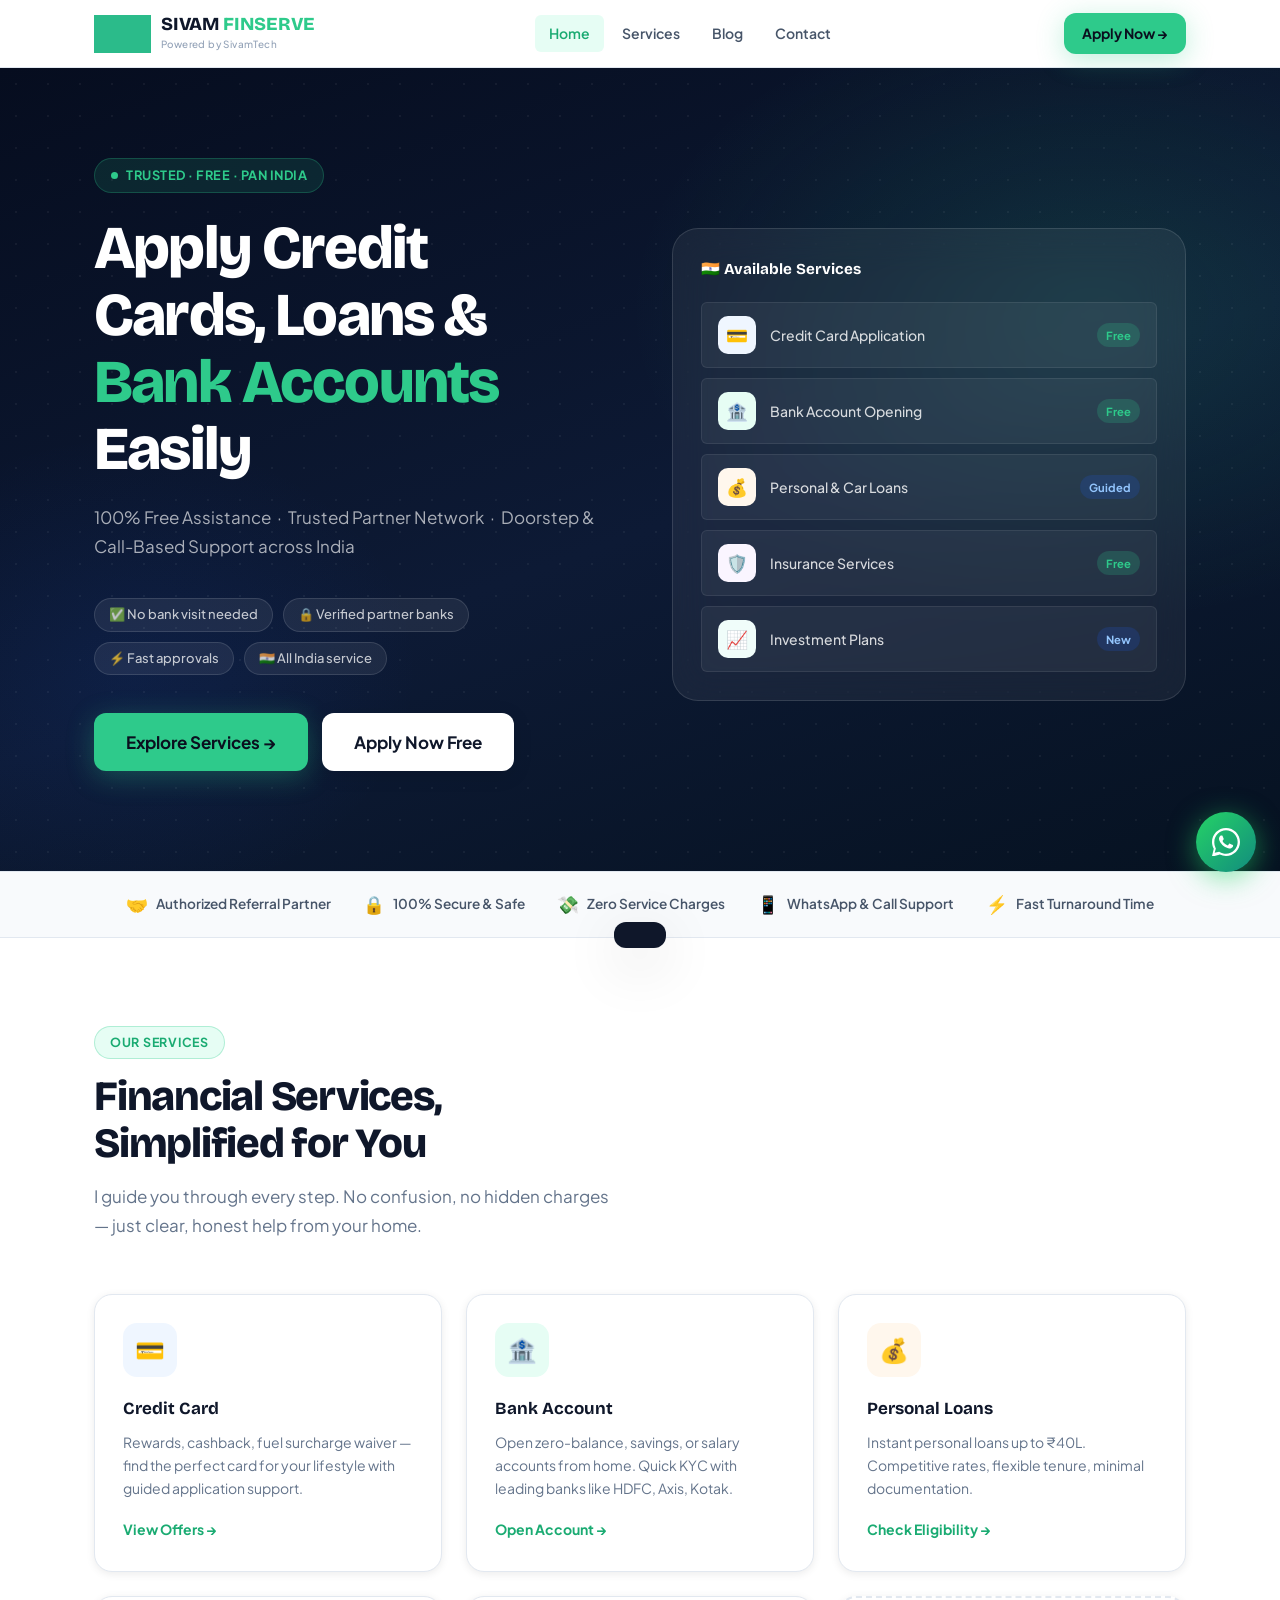
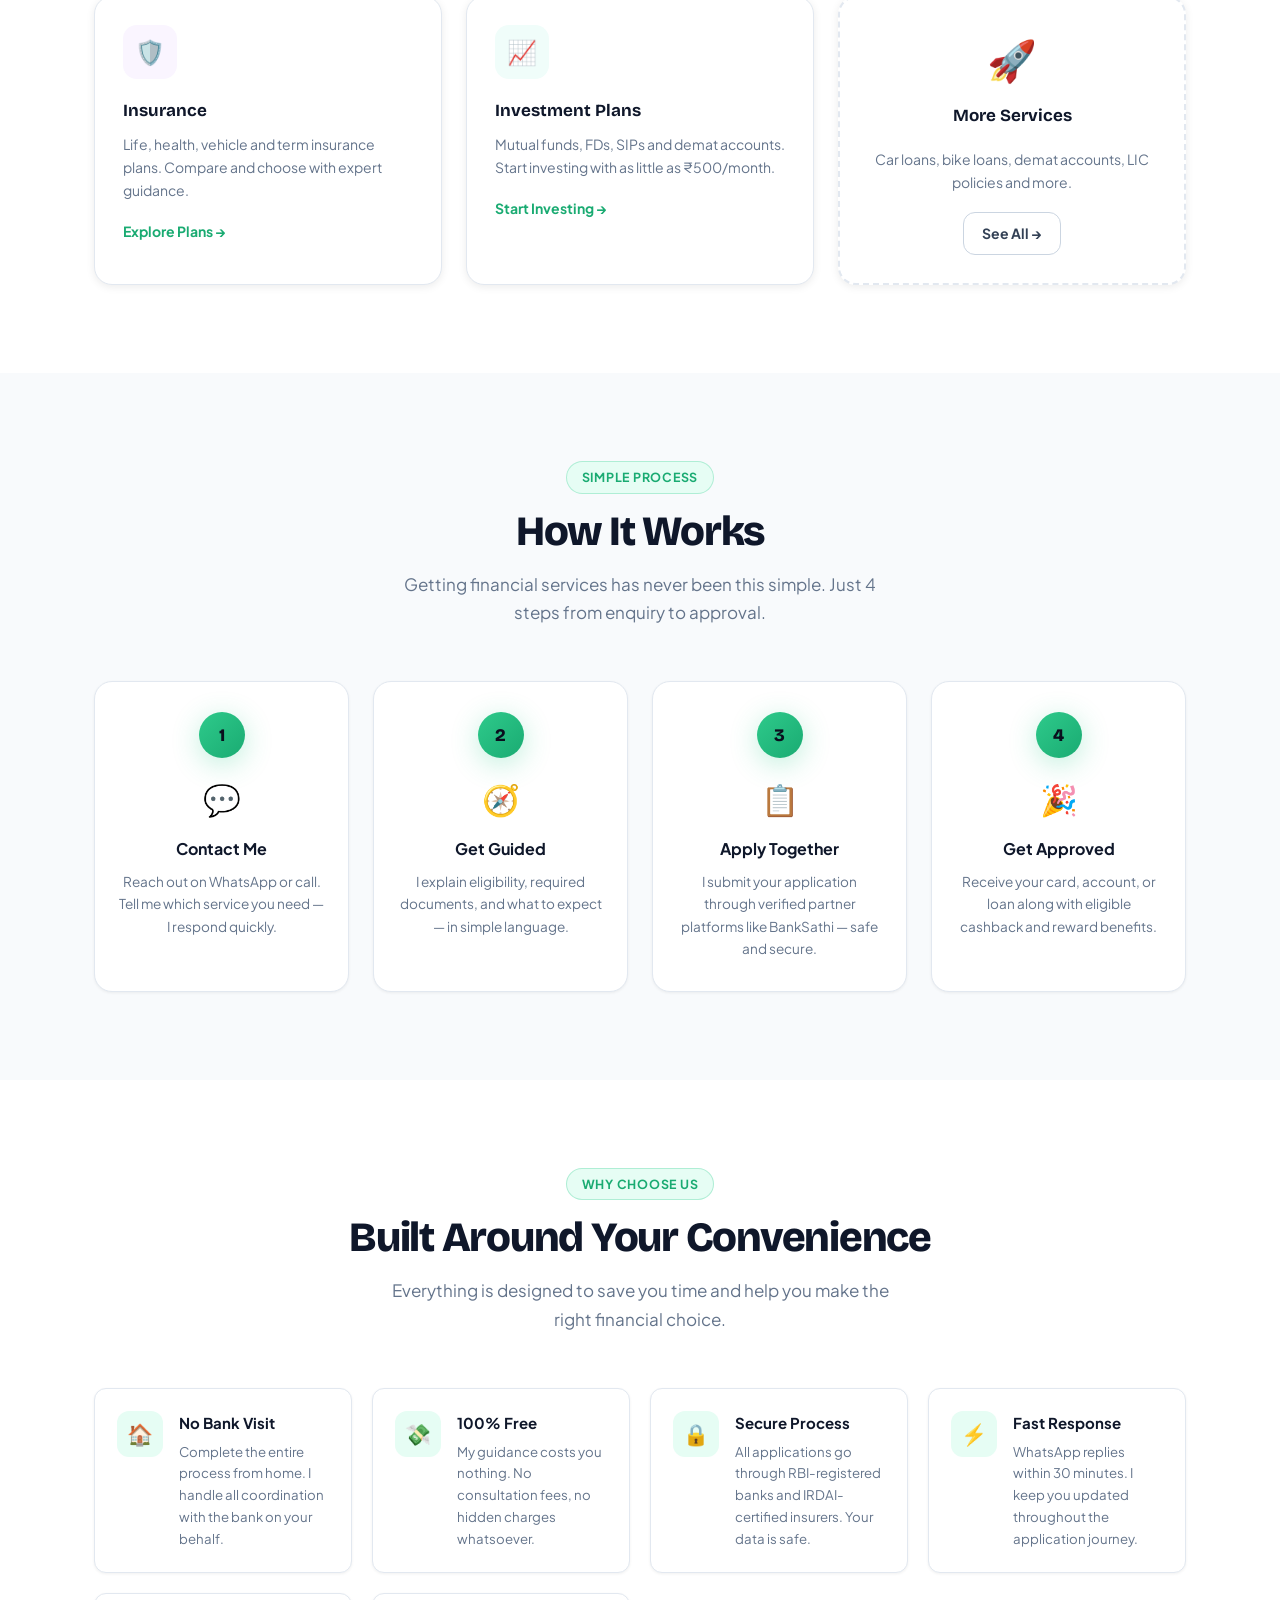
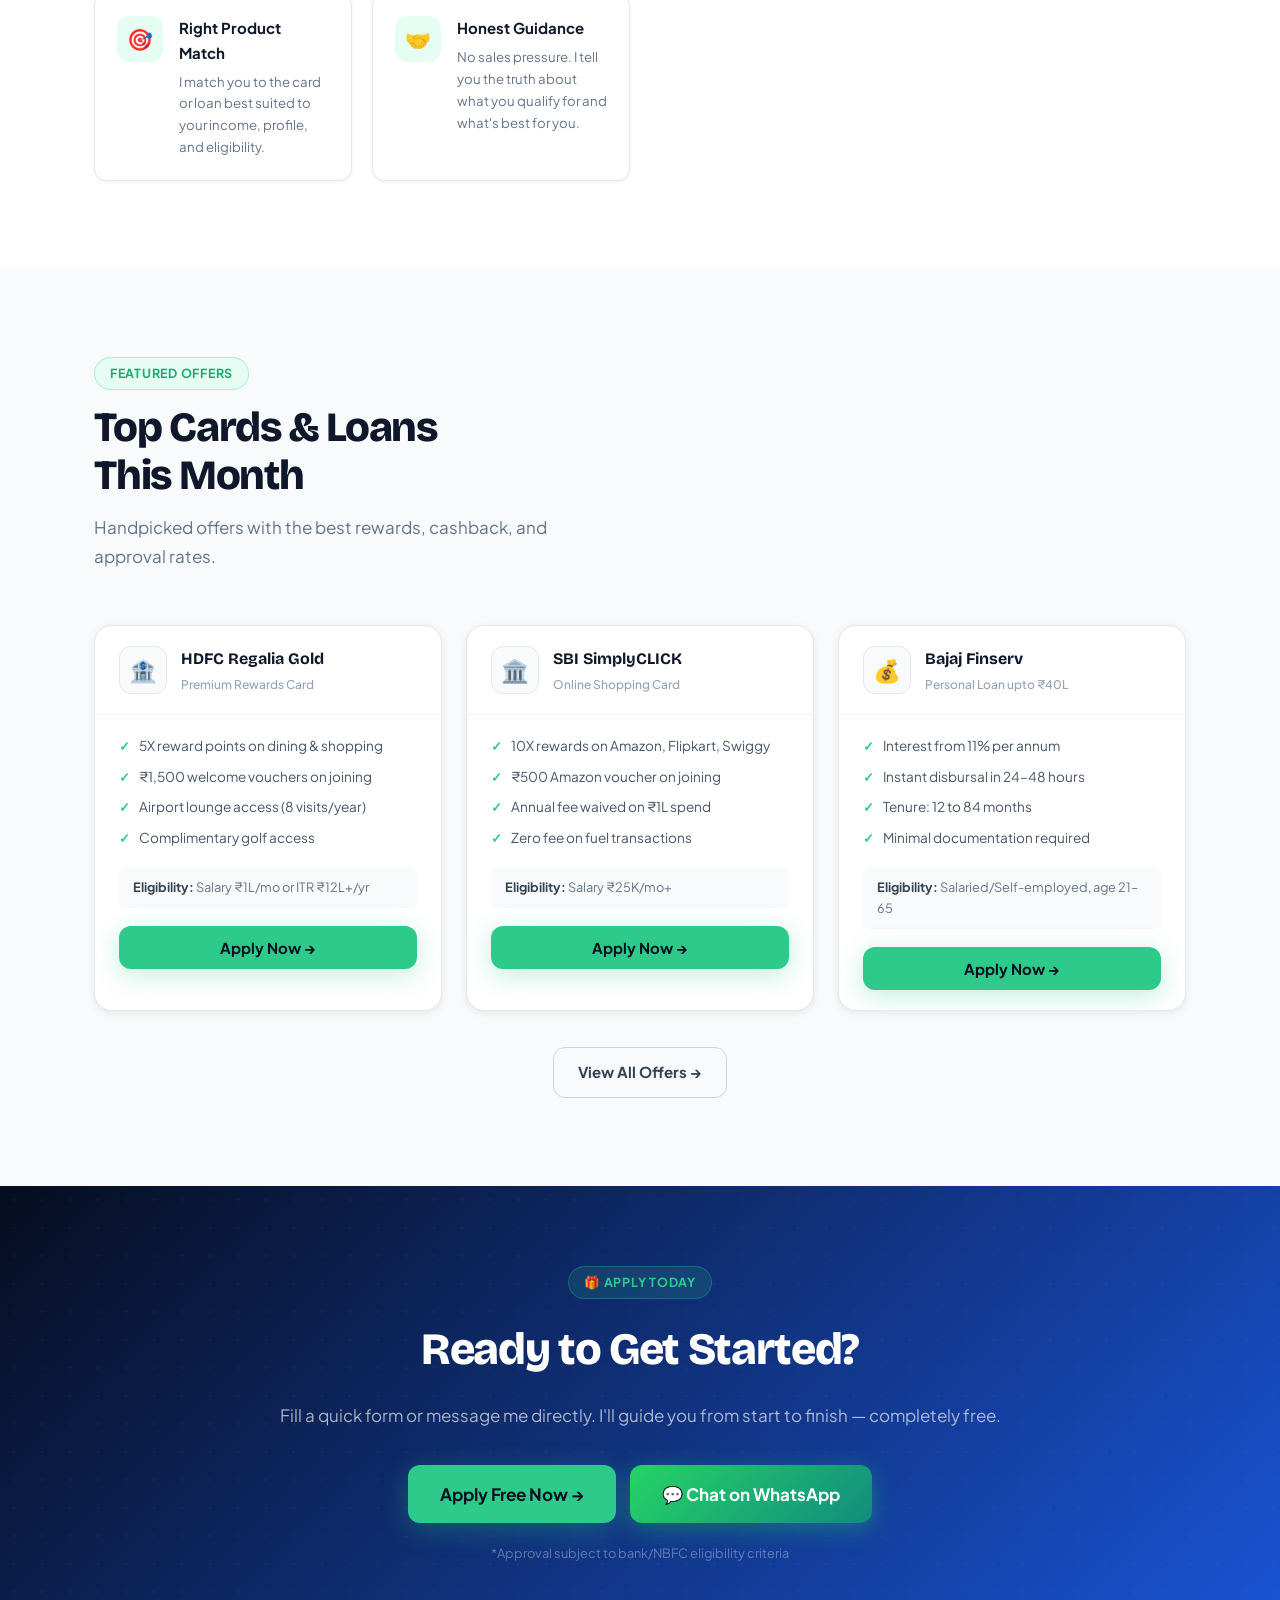
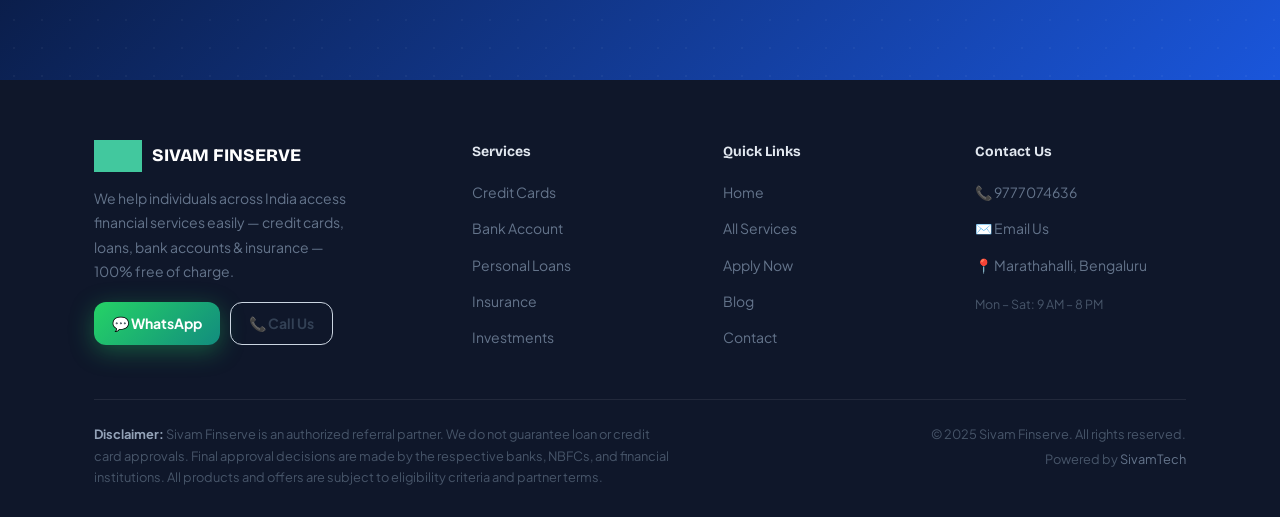
<file: index.html>
<!DOCTYPE html>
<html lang="en">
<head>
  <meta charset="UTF-8" />
  <meta name="viewport" content="width=device-width, initial-scale=1.0"/>
  <meta name="description" content="Sivam Finserve — Apply for credit cards, loans, bank accounts and insurance from home. 100% free assistance across India.">
  <title>Sivam Finserve — Apply Financial Services from Home</title>
  <link rel="stylesheet" href="style.css">
  <link rel="preconnect" href="https://fonts.googleapis.com">
  <link rel="preconnect" href="https://fonts.gstatic.com" crossorigin>
  <link href="https://fonts.googleapis.com/css2?family=Plus+Jakarta+Sans:wght@300;400;500;600;700;800&family=Bricolage+Grotesque:wght@400;500;600;700;800&display=swap" rel="stylesheet">
</head>
<body>

<!-- NAV -->
<div id="nav-placeholder"></div>

<!-- ── HERO ────────────────────────────────── -->
<section class="hero">
  <div class="hero-dots"></div>
  <div class="container hero-inner">
    <div class="hero-text">
      <div class="hero-badge"><div class="badge-dot"></div>Trusted · Free · Pan India</div>
      <h1>Apply Credit Cards, Loans &amp; <span class="accent">Bank Accounts</span> Easily</h1>
      <p class="hero-sub">100% Free Assistance &nbsp;·&nbsp; Trusted Partner Network &nbsp;·&nbsp; Doorstep &amp; Call-Based Support across India</p>
      <div class="hero-pills">
        <div class="hero-pill">✅ No bank visit needed</div>
        <div class="hero-pill">🔒 Verified partner banks</div>
        <div class="hero-pill">⚡ Fast approvals</div>
        <div class="hero-pill">🇮🇳 All India service</div>
      </div>
      <div class="hero-btns">
        <a href="services.html" class="btn btn-primary btn-lg">Explore Services →</a>
        <a href="apply.html" class="btn btn-white btn-lg">Apply Now Free</a>
      </div>
    </div>
    <div class="hero-visual">
      <div class="hero-card">
        <div class="hero-card-title">🇮🇳 Available Services</div>
        <div class="hero-card-rows">
          <a href="credit-card.html" class="hero-card-row">
            <div class="hrow-icon icon-blue">💳</div>
            <div class="hrow-label">Credit Card Application</div>
            <div class="hrow-tag tag-green">Free</div>
          </a>
          <a href="bank-account.html" class="hero-card-row">
            <div class="hrow-icon icon-green">🏦</div>
            <div class="hrow-label">Bank Account Opening</div>
            <div class="hrow-tag tag-green">Free</div>
          </a>
          <a href="loan.html" class="hero-card-row">
            <div class="hrow-icon icon-orange">💰</div>
            <div class="hrow-label">Personal & Car Loans</div>
            <div class="hrow-tag tag-blue">Guided</div>
          </a>
          <a href="insurance.html" class="hero-card-row">
            <div class="hrow-icon icon-purple">🛡️</div>
            <div class="hrow-label">Insurance Services</div>
            <div class="hrow-tag tag-green">Free</div>
          </a>
          <a href="investment.html" class="hero-card-row">
            <div class="hrow-icon icon-teal">📈</div>
            <div class="hrow-label">Investment Plans</div>
            <div class="hrow-tag tag-blue">New</div>
          </a>
        </div>
      </div>
    </div>
  </div>
</section>

<!-- ── TRUST BAR ───────────────────────────── -->
<div class="trust-bar">
  <div class="container trust-bar-inner">
    <div class="trust-item"><span class="trust-item-icon">🤝</span> Authorized Referral Partner</div>
    <div class="trust-item"><span class="trust-item-icon">🔒</span> 100% Secure & Safe</div>
    <div class="trust-item"><span class="trust-item-icon">💸</span> Zero Service Charges</div>
    <div class="trust-item"><span class="trust-item-icon">📱</span> WhatsApp & Call Support</div>
    <div class="trust-item"><span class="trust-item-icon">⚡</span> Fast Turnaround Time</div>
  </div>
</div>

<!-- ── SERVICES PREVIEW ────────────────────── -->
<section class="section">
  <div class="container">
    <div class="section-header fade-up">
      <div class="section-tag">Our Services</div>
      <h2 class="section-title">Financial Services, <br>Simplified for You</h2>
      <p class="section-sub">I guide you through every step. No confusion, no hidden charges — just clear, honest help from your home.</p>
    </div>
    <div class="grid-3">
      <div class="card fade-up">
        <div class="card-icon icon-blue">💳</div>
        <h3>Credit Card</h3>
        <p>Rewards, cashback, fuel surcharge waiver — find the perfect card for your lifestyle with guided application support.</p>
        <a href="credit-card.html" class="card-link">View Offers →</a>
      </div>
      <div class="card fade-up">
        <div class="card-icon icon-green">🏦</div>
        <h3>Bank Account</h3>
        <p>Open zero-balance, savings, or salary accounts from home. Quick KYC with leading banks like HDFC, Axis, Kotak.</p>
        <a href="bank-account.html" class="card-link">Open Account →</a>
      </div>
      <div class="card fade-up">
        <div class="card-icon icon-orange">💰</div>
        <h3>Personal Loans</h3>
        <p>Instant personal loans up to ₹40L. Competitive rates, flexible tenure, minimal documentation.</p>
        <a href="loan.html" class="card-link">Check Eligibility →</a>
      </div>
      <div class="card fade-up">
        <div class="card-icon icon-purple">🛡️</div>
        <h3>Insurance</h3>
        <p>Life, health, vehicle and term insurance plans. Compare and choose with expert guidance.</p>
        <a href="insurance.html" class="card-link">Explore Plans →</a>
      </div>
      <div class="card fade-up">
        <div class="card-icon icon-teal">📈</div>
        <h3>Investment Plans</h3>
        <p>Mutual funds, FDs, SIPs and demat accounts. Start investing with as little as ₹500/month.</p>
        <a href="investment.html" class="card-link">Start Investing →</a>
      </div>
      <div class="card fade-up" style="border:2px dashed var(--gray-200);display:flex;align-items:center;justify-content:center;flex-direction:column;text-align:center;gap:10px;">
        <div style="font-size:2.5rem;">🚀</div>
        <h3>More Services</h3>
        <p>Car loans, bike loans, demat accounts, LIC policies and more.</p>
        <a href="services.html" class="btn btn-outline btn-sm" style="margin-top:8px;">See All →</a>
      </div>
    </div>
  </div>
</section>

<!-- ── HOW IT WORKS ────────────────────────── -->
<section class="section section-alt">
  <div class="container">
    <div class="section-header center fade-up">
      <div class="section-tag">Simple Process</div>
      <h2 class="section-title">How It Works</h2>
      <p class="section-sub">Getting financial services has never been this simple. Just 4 steps from enquiry to approval.</p>
    </div>
    <div class="steps-grid">
      <div class="step-card fade-up">
        <div class="step-num">1</div>
        <div class="step-icon">💬</div>
        <h3>Contact Me</h3>
        <p>Reach out on WhatsApp or call. Tell me which service you need — I respond quickly.</p>
      </div>
      <div class="step-card fade-up">
        <div class="step-num">2</div>
        <div class="step-icon">🧭</div>
        <h3>Get Guided</h3>
        <p>I explain eligibility, required documents, and what to expect — in simple language.</p>
      </div>
      <div class="step-card fade-up">
        <div class="step-num">3</div>
        <div class="step-icon">📋</div>
        <h3>Apply Together</h3>
        <p>I submit your application through verified partner platforms like BankSathi — safe and secure.</p>
      </div>
      <div class="step-card fade-up">
        <div class="step-num">4</div>
        <div class="step-icon">🎉</div>
        <h3>Get Approved</h3>
        <p>Receive your card, account, or loan along with eligible cashback and reward benefits.</p>
      </div>
    </div>
  </div>
</section>

<!-- ── BENEFITS ────────────────────────────── -->
<section class="section">
  <div class="container">
    <div class="section-header center fade-up">
      <div class="section-tag">Why Choose Us</div>
      <h2 class="section-title">Built Around Your Convenience</h2>
      <p class="section-sub">Everything is designed to save you time and help you make the right financial choice.</p>
    </div>
    <div class="benefits-grid">
      <div class="benefit-card fade-up">
        <div class="benefit-icon">🏠</div>
        <div><h4>No Bank Visit</h4><p>Complete the entire process from home. I handle all coordination with the bank on your behalf.</p></div>
      </div>
      <div class="benefit-card fade-up">
        <div class="benefit-icon">💸</div>
        <div><h4>100% Free</h4><p>My guidance costs you nothing. No consultation fees, no hidden charges whatsoever.</p></div>
      </div>
      <div class="benefit-card fade-up">
        <div class="benefit-icon">🔒</div>
        <div><h4>Secure Process</h4><p>All applications go through RBI-registered banks and IRDAI-certified insurers. Your data is safe.</p></div>
      </div>
      <div class="benefit-card fade-up">
        <div class="benefit-icon">⚡</div>
        <div><h4>Fast Response</h4><p>WhatsApp replies within 30 minutes. I keep you updated throughout the application journey.</p></div>
      </div>
      <div class="benefit-card fade-up">
        <div class="benefit-icon">🎯</div>
        <div><h4>Right Product Match</h4><p>I match you to the card or loan best suited to your income, profile, and eligibility.</p></div>
      </div>
      <div class="benefit-card fade-up">
        <div class="benefit-icon">🤝</div>
        <div><h4>Honest Guidance</h4><p>No sales pressure. I tell you the truth about what you qualify for and what's best for you.</p></div>
      </div>
    </div>
  </div>
</section>

<!-- ── FEATURED OFFERS ─────────────────────── -->
<section class="section section-alt">
  <div class="container">
    <div class="section-header fade-up">
      <div class="section-tag">Featured Offers</div>
      <h2 class="section-title">Top Cards & Loans <br>This Month</h2>
      <p class="section-sub">Handpicked offers with the best rewards, cashback, and approval rates.</p>
    </div>
    <div class="grid-3">
      <!-- HDFC Card -->
      <div class="offer-card fade-up">
        <div class="offer-card-head">
          <div class="offer-bank-logo">🏦</div>
          <div>
            <div class="offer-bank-name">HDFC Regalia Gold</div>
            <div class="offer-card-type">Premium Rewards Card</div>
          </div>
        </div>
        <div class="offer-card-body">
          <div class="offer-benefits">
            <div class="offer-benefit">5X reward points on dining & shopping</div>
            <div class="offer-benefit">₹1,500 welcome vouchers on joining</div>
            <div class="offer-benefit">Airport lounge access (8 visits/year)</div>
            <div class="offer-benefit">Complimentary golf access</div>
          </div>
          <div class="offer-eligibility"><strong>Eligibility:</strong> Salary ₹1L/mo or ITR ₹12L+/yr</div>
          <button class="btn btn-primary btn-full" onclick="applyNow('HDFC Regalia Gold Credit Card')">Apply Now →</button>
        </div>
      </div>
      <!-- SBI Card -->
      <div class="offer-card fade-up">
        <div class="offer-card-head">
          <div class="offer-bank-logo">🏛️</div>
          <div>
            <div class="offer-bank-name">SBI SimplyCLICK</div>
            <div class="offer-card-type">Online Shopping Card</div>
          </div>
        </div>
        <div class="offer-card-body">
          <div class="offer-benefits">
            <div class="offer-benefit">10X rewards on Amazon, Flipkart, Swiggy</div>
            <div class="offer-benefit">₹500 Amazon voucher on joining</div>
            <div class="offer-benefit">Annual fee waived on ₹1L spend</div>
            <div class="offer-benefit">Zero fee on fuel transactions</div>
          </div>
          <div class="offer-eligibility"><strong>Eligibility:</strong> Salary ₹25K/mo+</div>
          <button class="btn btn-primary btn-full" onclick="applyNow('SBI SimplyCLICK Credit Card')">Apply Now →</button>
        </div>
      </div>
      <!-- Personal Loan -->
      <div class="offer-card fade-up">
        <div class="offer-card-head">
          <div class="offer-bank-logo">💰</div>
          <div>
            <div class="offer-bank-name">Bajaj Finserv</div>
            <div class="offer-card-type">Personal Loan upto ₹40L</div>
          </div>
        </div>
        <div class="offer-card-body">
          <div class="offer-benefits">
            <div class="offer-benefit">Interest from 11% per annum</div>
            <div class="offer-benefit">Instant disbursal in 24–48 hours</div>
            <div class="offer-benefit">Tenure: 12 to 84 months</div>
            <div class="offer-benefit">Minimal documentation required</div>
          </div>
          <div class="offer-eligibility"><strong>Eligibility:</strong> Salaried/Self-employed, age 21–65</div>
          <button class="btn btn-primary btn-full" onclick="applyNow('Bajaj Finserv Personal Loan')">Apply Now →</button>
        </div>
      </div>
    </div>
    <div style="text-align:center;margin-top:36px;">
      <a href="services.html" class="btn btn-outline">View All Offers →</a>
    </div>
  </div>
</section>

<!-- ── CTA ─────────────────────────────────── -->
<section class="cta-section">
  <div class="container">
    <div class="section-tag" style="background:rgba(46,202,139,.15);color:var(--brand-green);">🎁 Apply Today</div>
    <h2>Ready to Get Started?</h2>
    <p>Fill a quick form or message me directly. I'll guide you from start to finish — completely free.</p>
    <div class="cta-btns">
      <a href="apply.html" class="btn btn-primary btn-lg">Apply Free Now →</a>
      <a href="https://wa.me/919777074636?text=Hi%20Sivam%20Finserve!%20I%20want%20to%20apply%20for%20a%20financial%20service." target="_blank" class="btn btn-wa btn-lg">💬 Chat on WhatsApp</a>
    </div>
    <p style="color:rgba(255,255,255,.35);font-size:.8rem;margin-top:20px;">*Approval subject to bank/NBFC eligibility criteria</p>
  </div>
</section>

<!-- FOOTER -->
<div id="footer-placeholder"></div>

<script src="components.js"></script>
<script src="script.js"></script>
</body>
</html>
</file>
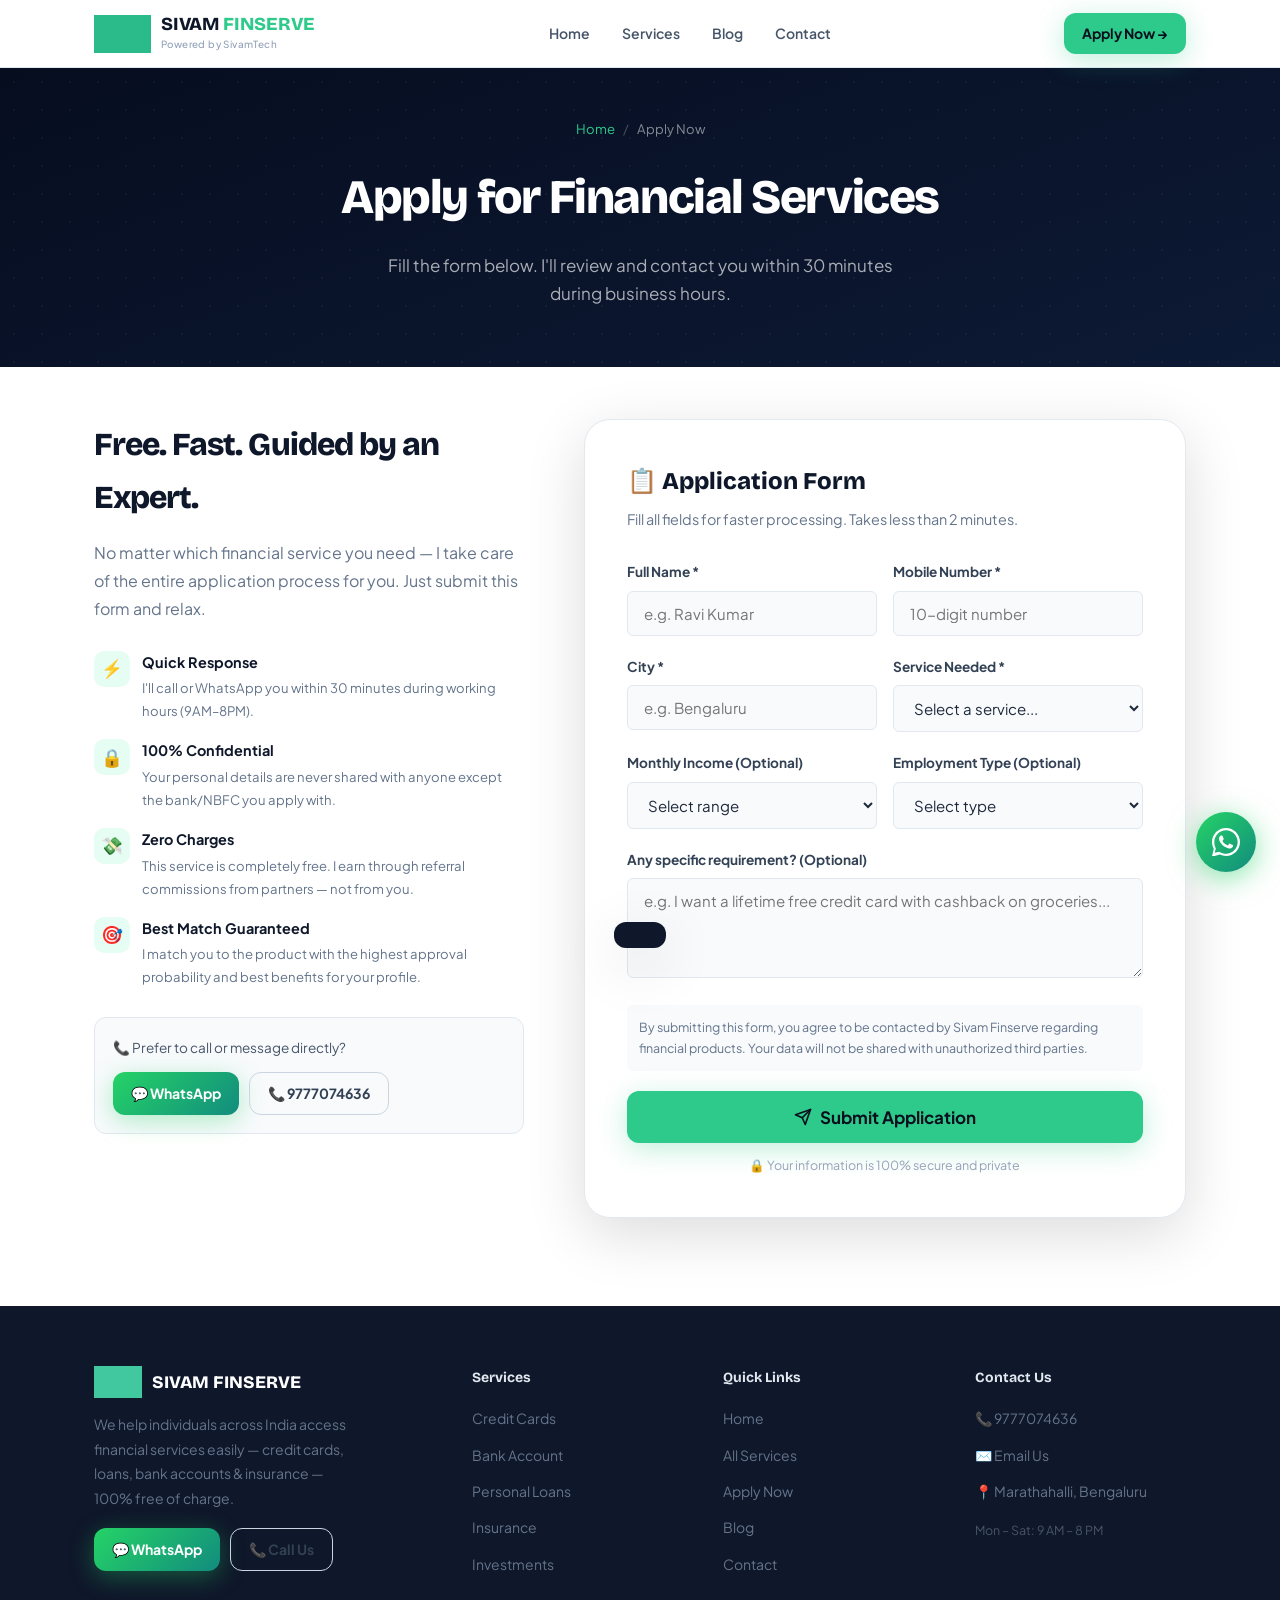
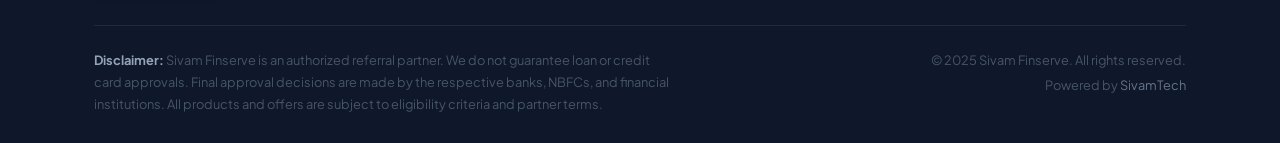
<file: apply.html>
<!DOCTYPE html>
<html lang="en">
<head>
  <meta charset="UTF-8"/>
  <meta name="viewport" content="width=device-width, initial-scale=1.0"/>
  <title>Apply Now — Sivam Finserve</title>
  <link rel="stylesheet" href="style.css">
  <link href="https://fonts.googleapis.com/css2?family=Plus+Jakarta+Sans:wght@300;400;500;600;700;800&family=Bricolage+Grotesque:wght@400;500;600;700;800&display=swap" rel="stylesheet">
  <style>
    .apply-wrap {
      display: grid; grid-template-columns: 1fr 1.4fr; gap: 60px; align-items: start;
    }
    .apply-info { position: sticky; top: 88px; }
    .apply-info h2 {
      font-family: var(--font-display); font-size: 2rem; font-weight: 800;
      color: var(--gray-900); margin-bottom: 14px; letter-spacing: -.03em;
    }
    .apply-info p { font-size: 1rem; color: var(--gray-500); line-height: 1.75; margin-bottom: 28px; }
    .apply-feature {
      display: flex; gap: 12px; align-items: flex-start;
      margin-bottom: 16px;
    }
    .apply-feature-icon {
      width: 36px; height: 36px; border-radius: 10px;
      background: var(--brand-green-l); display: flex; align-items: center;
      justify-content: center; font-size: 1.1rem; flex-shrink: 0;
    }
    .apply-feature-text h4 { font-size: .9rem; font-weight: 700; color: var(--gray-900); margin-bottom: 3px; }
    .apply-feature-text p { font-size: .82rem; color: var(--gray-500); margin: 0; }
    .apply-contact {
      margin-top: 28px; padding: 18px; border-radius: var(--r-md);
      background: var(--gray-50); border: 1px solid var(--gray-200);
    }
    .apply-contact p { font-size: .85rem; color: var(--gray-600); margin: 0 0 12px; }
    .processing-overlay {
      display: none; position: fixed; inset: 0;
      background: rgba(0,0,0,.6); backdrop-filter: blur(8px);
      z-index: 10001; align-items: center; justify-content: center;
      flex-direction: column; gap: 20px;
    }
    .processing-overlay.show { display: flex; }
    .proc-spinner {
      width: 56px; height: 56px; border: 4px solid rgba(255,255,255,.2);
      border-top: 4px solid var(--brand-green); border-radius: 50%;
      animation: spin .8s linear infinite;
    }
    @keyframes spin { to { transform: rotate(360deg); } }
    .proc-text {
      color: white; font-family: var(--font-display); font-size: 1.2rem;
      font-weight: 700; text-align: center;
    }
    .proc-sub { color: rgba(255,255,255,.6); font-size: .875rem; text-align: center; }
    @media(max-width:768px) { .apply-wrap { grid-template-columns: 1fr; } .apply-info { position: static; } }
  </style>
</head>
<body>
<div id="nav-placeholder"></div>

<section class="page-hero" style="padding:50px 0 60px;">
  <div class="container">
    <div class="breadcrumb"><a href="index.html">Home</a><span>/</span>Apply Now</div>
    <h1>Apply for Financial Services</h1>
    <p>Fill the form below. I'll review and contact you within 30 minutes during business hours.</p>
  </div>
</section>

<section class="section" style="padding-top:52px;">
  <div class="container">
    <div class="apply-wrap">

      <!-- LEFT INFO -->
      <div class="apply-info fade-up">
        <h2>Free. Fast. Guided by an Expert.</h2>
        <p>No matter which financial service you need — I take care of the entire application process for you. Just submit this form and relax.</p>

        <div class="apply-feature">
          <div class="apply-feature-icon">⚡</div>
          <div class="apply-feature-text"><h4>Quick Response</h4><p>I'll call or WhatsApp you within 30 minutes during working hours (9AM–8PM).</p></div>
        </div>
        <div class="apply-feature">
          <div class="apply-feature-icon">🔒</div>
          <div class="apply-feature-text"><h4>100% Confidential</h4><p>Your personal details are never shared with anyone except the bank/NBFC you apply with.</p></div>
        </div>
        <div class="apply-feature">
          <div class="apply-feature-icon">💸</div>
          <div class="apply-feature-text"><h4>Zero Charges</h4><p>This service is completely free. I earn through referral commissions from partners — not from you.</p></div>
        </div>
        <div class="apply-feature">
          <div class="apply-feature-icon">🎯</div>
          <div class="apply-feature-text"><h4>Best Match Guaranteed</h4><p>I match you to the product with the highest approval probability and best benefits for your profile.</p></div>
        </div>

        <div class="apply-contact">
          <p>📞 Prefer to call or message directly?</p>
          <div style="display:flex;gap:10px;flex-wrap:wrap;">
            <a href="https://wa.me/919777074636?text=Hi!%20I%20want%20to%20apply%20for%20a%20financial%20service." target="_blank" class="btn btn-wa btn-sm">💬 WhatsApp</a>
            <a href="tel:9777074636" class="btn btn-outline btn-sm">📞 9777074636</a>
          </div>
        </div>
      </div>

      <!-- FORM -->
      <div class="fade-up">
        <div class="form-card">
          <div class="form-title">📋 Application Form</div>
          <div class="form-sub">Fill all fields for faster processing. Takes less than 2 minutes.</div>

          <form id="applyForm" autocomplete="on">
            <div class="form-row">
              <div class="form-group">
                <label for="name">Full Name *</label>
                <input type="text" id="name" name="name" placeholder="e.g. Ravi Kumar" required/>
              </div>
              <div class="form-group">
                <label for="phone">Mobile Number *</label>
                <input type="tel" id="phone" name="phone" placeholder="10-digit number" maxlength="10" required/>
              </div>
            </div>
            <div class="form-row">
              <div class="form-group">
                <label for="city">City *</label>
                <input type="text" id="city" name="city" placeholder="e.g. Bengaluru" required/>
              </div>
              <div class="form-group">
                <label for="service">Service Needed *</label>
                <select id="service" name="service" required>
                  <option value="">Select a service...</option>
                  <optgroup label="Cards & Accounts">
                    <option value="Credit Card">Credit Card</option>
                    <option value="Bank Account Opening">Bank Account Opening</option>
                    <option value="Demat Account">Demat Account</option>
                  </optgroup>
                  <optgroup label="Loans">
                    <option value="Personal Loan">Personal Loan</option>
                    <option value="Car Loan">Car Loan</option>
                    <option value="Bike Loan">Bike Loan</option>
                  </optgroup>
                  <optgroup label="Insurance">
                    <option value="Health Insurance">Health Insurance</option>
                    <option value="Life Insurance / LIC">Life Insurance / LIC</option>
                    <option value="Vehicle Insurance">Vehicle Insurance</option>
                  </optgroup>
                  <optgroup label="Investment">
                    <option value="Mutual Fund / SIP">Mutual Fund / SIP</option>
                    <option value="Fixed Deposit">Fixed Deposit</option>
                    <option value="Investment Plans">Investment Plans</option>
                  </optgroup>
                  <option value="Not Sure - Need Guidance">Not Sure — Need Guidance</option>
                </select>
              </div>
            </div>
            <div class="form-row">
              <div class="form-group">
                <label for="income">Monthly Income (Optional)</label>
                <select id="income" name="income">
                  <option value="">Select range</option>
                  <option>Below ₹15,000</option>
                  <option>₹15,000 – ₹30,000</option>
                  <option>₹30,000 – ₹60,000</option>
                  <option>₹60,000 – ₹1,00,000</option>
                  <option>Above ₹1,00,000</option>
                </select>
              </div>
              <div class="form-group">
                <label for="job_type">Employment Type (Optional)</label>
                <select id="job_type" name="job_type">
                  <option value="">Select type</option>
                  <option>Salaried — Private</option>
                  <option>Salaried — Government</option>
                  <option>Self-Employed / Business</option>
                  <option>Freelancer / Gig Worker</option>
                  <option>Student</option>
                  <option>Retired</option>
                  <option>Other</option>
                </select>
              </div>
            </div>
            <div class="form-group">
              <label for="message">Any specific requirement? (Optional)</label>
              <textarea id="message" name="message" placeholder="e.g. I want a lifetime free credit card with cashback on groceries..."></textarea>
            </div>

            <!-- Consent -->
            <div style="font-size:.78rem;color:var(--gray-500);margin-bottom:20px;padding:12px;background:var(--gray-50);border-radius:var(--r-sm);">
              By submitting this form, you agree to be contacted by Sivam Finserve regarding financial products. Your data will not be shared with unauthorized third parties.
            </div>

            <button type="submit" class="btn btn-primary btn-full btn-lg">
              <svg width="18" height="18" viewBox="0 0 24 24" fill="none" stroke="currentColor" stroke-width="2.2" stroke-linecap="round" stroke-linejoin="round"><line x1="22" y1="2" x2="11" y2="13"/><polygon points="22 2 15 22 11 13 2 9 22 2"/></svg>
              Submit Application
            </button>
            <p style="font-size:.78rem;color:var(--gray-400);text-align:center;margin-top:12px;">🔒 Your information is 100% secure and private</p>
          </form>
        </div>
      </div>
    </div>
  </div>
</section>

<!-- PROCESSING OVERLAY -->
<div class="processing-overlay" id="processingOverlay">
  <div class="proc-spinner"></div>
  <div class="proc-text">Processing your request...</div>
  <div class="proc-sub">Connecting to our partner network. Please wait.</div>
</div>

<div id="footer-placeholder"></div>
<script src="components.js"></script>
<script src="script.js"></script>
<script>
  // Override apply form to show overlay
  document.addEventListener('DOMContentLoaded', () => {
    const form = document.getElementById('applyForm');
    if (!form) return;
    form.addEventListener('submit', (e) => {
      e.preventDefault();
      const data = Object.fromEntries(new FormData(form));
      if (!data.name || !data.phone || !data.service) {
        showToast('⚠️ Please fill all required fields.');
        return;
      }
      // Save lead
      const leads = JSON.parse(localStorage.getItem('sf_leads') || '[]');
      leads.push({ ...data, source: 'apply_form', timestamp: new Date().toISOString() });
      localStorage.setItem('sf_leads', JSON.stringify(leads));

      // Show overlay
      document.getElementById('processingOverlay').classList.add('show');

      // WhatsApp message
      const msg = `Hi Sivam Finserve! 🙏\n\nNew Application:\n*Name:* ${data.name}\n*Phone:* ${data.phone}\n*City:* ${data.city}\n*Service:* ${data.service}\n*Income:* ${data.income || 'Not specified'}\n*Job:* ${data.job_type || 'Not specified'}\n*Note:* ${data.message || 'None'}`;
      const waUrl = `https://wa.me/919777074636?text=${encodeURIComponent(msg)}`;

      setTimeout(() => {
        document.getElementById('processingOverlay').classList.remove('show');
        window.open(waUrl, '_blank');
        window.open('https://app.banksathi.com/', '_blank'); // Replace with your referral link
        showToast('✅ Application submitted! We will contact you within 30 minutes.');
        form.reset();
      }, 2000);
    });
  });
</script>
</body>
</html>
</file>
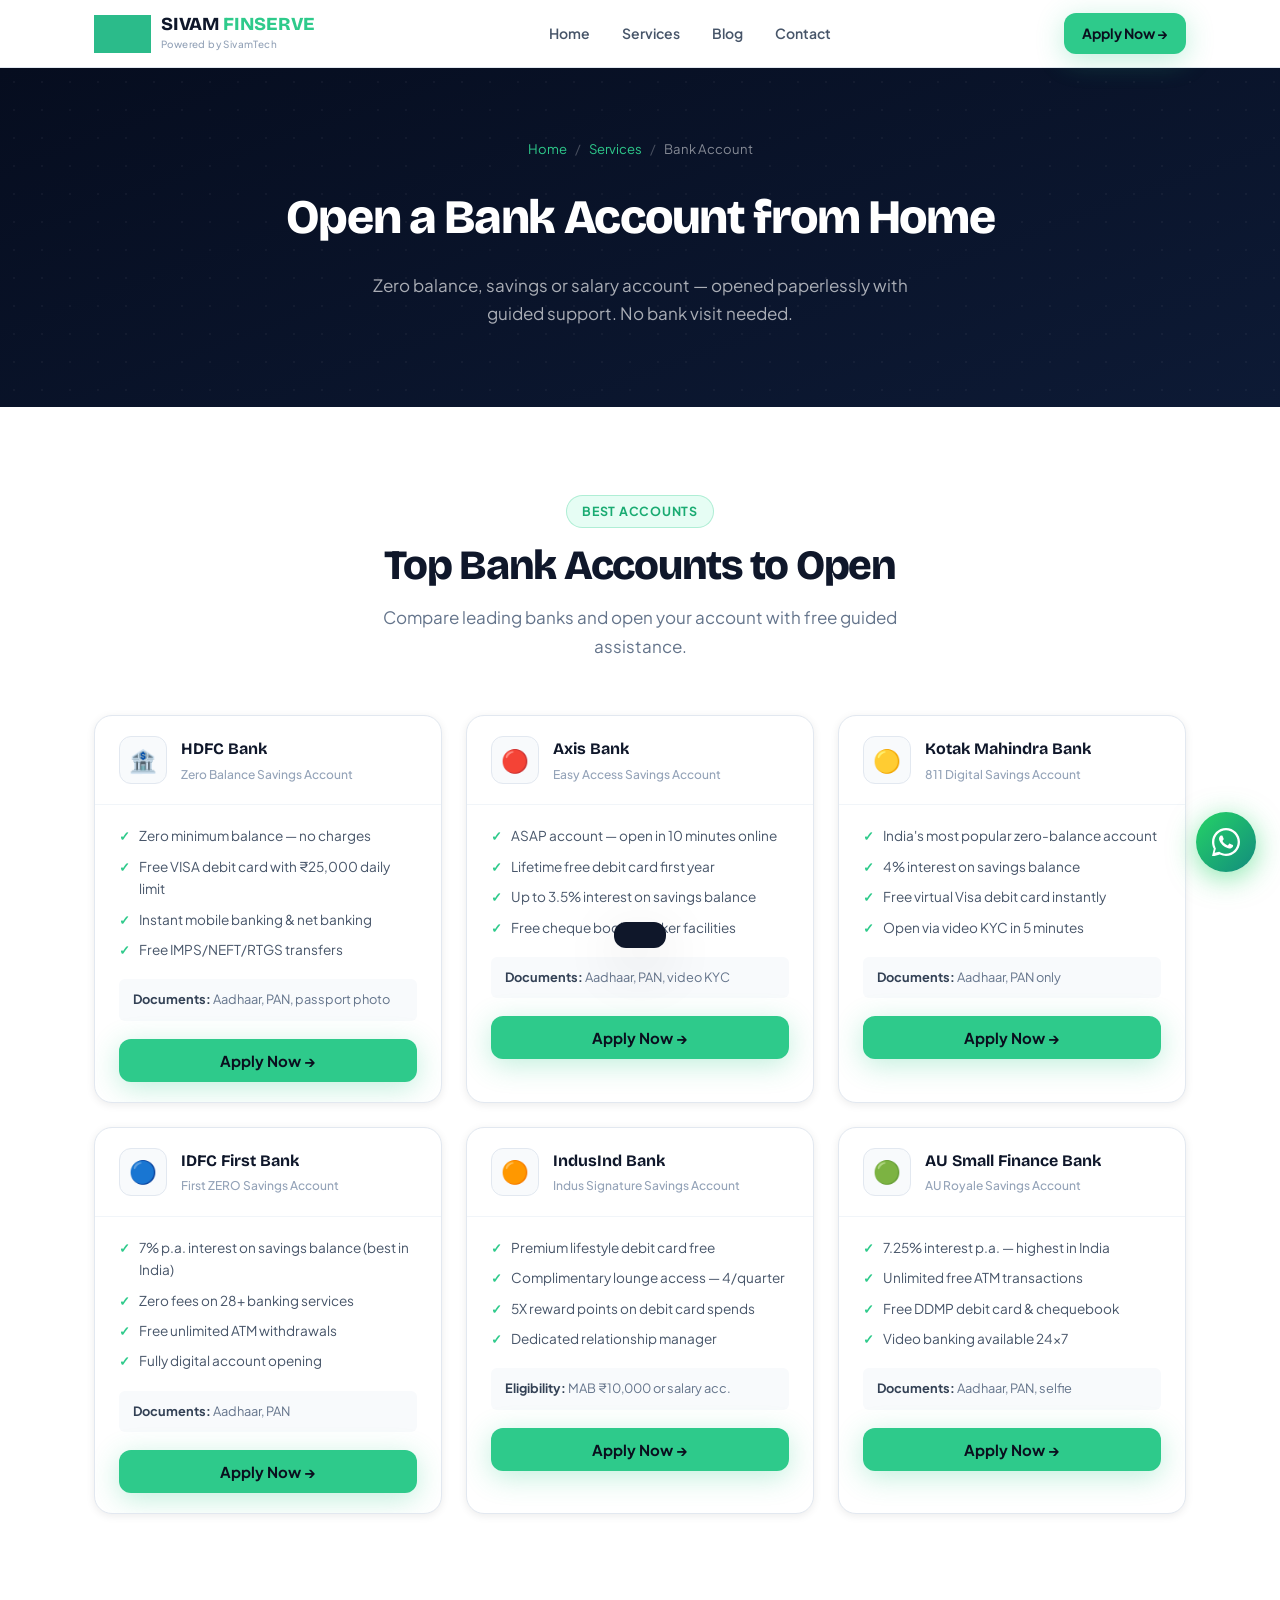
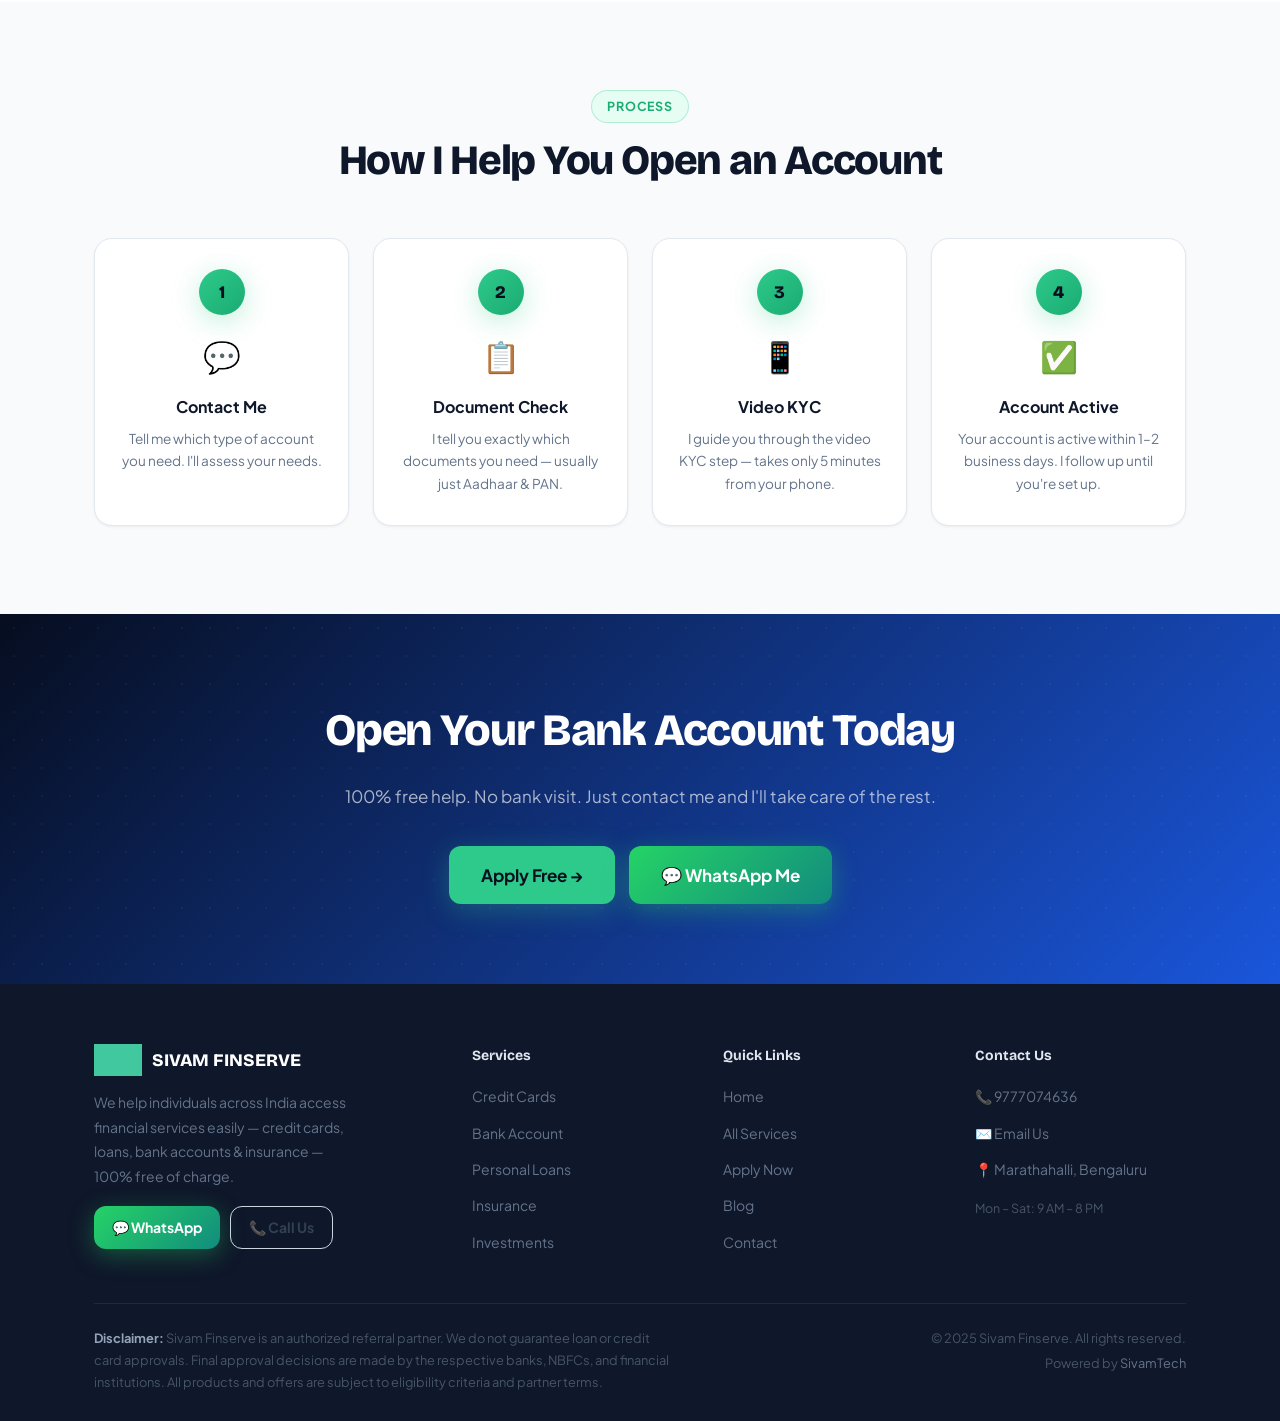
<file: bank-account.html>
<!DOCTYPE html>
<html lang="en">
<head>
  <meta charset="UTF-8"/>
  <meta name="viewport" content="width=device-width, initial-scale=1.0"/>
  <title>Bank Account Opening — Sivam Finserve</title>
  <link rel="stylesheet" href="style.css">
  <link href="https://fonts.googleapis.com/css2?family=Plus+Jakarta+Sans:wght@300;400;500;600;700;800&family=Bricolage+Grotesque:wght@400;500;600;700;800&display=swap" rel="stylesheet">
</head>
<body>
<div id="nav-placeholder"></div>

<section class="page-hero">
  <div class="container">
    <div class="breadcrumb"><a href="index.html">Home</a><span>/</span><a href="services.html">Services</a><span>/</span>Bank Account</div>
    <h1>Open a Bank Account from Home</h1>
    <p>Zero balance, savings or salary account — opened paperlessly with guided support. No bank visit needed.</p>
  </div>
</section>

<section class="section">
  <div class="container">
    <div class="section-header center fade-up">
      <div class="section-tag">Best Accounts</div>
      <h2 class="section-title">Top Bank Accounts to Open</h2>
      <p class="section-sub">Compare leading banks and open your account with free guided assistance.</p>
    </div>
    <div class="grid-3">

      <div class="offer-card fade-up">
        <div class="offer-card-head">
          <div class="offer-bank-logo">🏦</div>
          <div><div class="offer-bank-name">HDFC Bank</div><div class="offer-card-type">Zero Balance Savings Account</div></div>
        </div>
        <div class="offer-card-body">
          <div class="offer-benefits">
            <div class="offer-benefit">Zero minimum balance — no charges</div>
            <div class="offer-benefit">Free VISA debit card with ₹25,000 daily limit</div>
            <div class="offer-benefit">Instant mobile banking & net banking</div>
            <div class="offer-benefit">Free IMPS/NEFT/RTGS transfers</div>
          </div>
          <div class="offer-eligibility"><strong>Documents:</strong> Aadhaar, PAN, passport photo</div>
          <button class="btn btn-primary btn-full" onclick="applyNow('HDFC Zero Balance Savings Account')">Apply Now →</button>
        </div>
      </div>

      <div class="offer-card fade-up">
        <div class="offer-card-head">
          <div class="offer-bank-logo">🔴</div>
          <div><div class="offer-bank-name">Axis Bank</div><div class="offer-card-type">Easy Access Savings Account</div></div>
        </div>
        <div class="offer-card-body">
          <div class="offer-benefits">
            <div class="offer-benefit">ASAP account — open in 10 minutes online</div>
            <div class="offer-benefit">Lifetime free debit card first year</div>
            <div class="offer-benefit">Up to 3.5% interest on savings balance</div>
            <div class="offer-benefit">Free cheque book & locker facilities</div>
          </div>
          <div class="offer-eligibility"><strong>Documents:</strong> Aadhaar, PAN, video KYC</div>
          <button class="btn btn-primary btn-full" onclick="applyNow('Axis Bank Savings Account')">Apply Now →</button>
        </div>
      </div>

      <div class="offer-card fade-up">
        <div class="offer-card-head">
          <div class="offer-bank-logo">🟡</div>
          <div><div class="offer-bank-name">Kotak Mahindra Bank</div><div class="offer-card-type">811 Digital Savings Account</div></div>
        </div>
        <div class="offer-card-body">
          <div class="offer-benefits">
            <div class="offer-benefit">India's most popular zero-balance account</div>
            <div class="offer-benefit">4% interest on savings balance</div>
            <div class="offer-benefit">Free virtual Visa debit card instantly</div>
            <div class="offer-benefit">Open via video KYC in 5 minutes</div>
          </div>
          <div class="offer-eligibility"><strong>Documents:</strong> Aadhaar, PAN only</div>
          <button class="btn btn-primary btn-full" onclick="applyNow('Kotak 811 Savings Account')">Apply Now →</button>
        </div>
      </div>

      <div class="offer-card fade-up">
        <div class="offer-card-head">
          <div class="offer-bank-logo">🔵</div>
          <div><div class="offer-bank-name">IDFC First Bank</div><div class="offer-card-type">First ZERO Savings Account</div></div>
        </div>
        <div class="offer-card-body">
          <div class="offer-benefits">
            <div class="offer-benefit">7% p.a. interest on savings balance (best in India)</div>
            <div class="offer-benefit">Zero fees on 28+ banking services</div>
            <div class="offer-benefit">Free unlimited ATM withdrawals</div>
            <div class="offer-benefit">Fully digital account opening</div>
          </div>
          <div class="offer-eligibility"><strong>Documents:</strong> Aadhaar, PAN</div>
          <button class="btn btn-primary btn-full" onclick="applyNow('IDFC First Zero Savings Account')">Apply Now →</button>
        </div>
      </div>

      <div class="offer-card fade-up">
        <div class="offer-card-head">
          <div class="offer-bank-logo">🟠</div>
          <div><div class="offer-bank-name">IndusInd Bank</div><div class="offer-card-type">Indus Signature Savings Account</div></div>
        </div>
        <div class="offer-card-body">
          <div class="offer-benefits">
            <div class="offer-benefit">Premium lifestyle debit card free</div>
            <div class="offer-benefit">Complimentary lounge access — 4/quarter</div>
            <div class="offer-benefit">5X reward points on debit card spends</div>
            <div class="offer-benefit">Dedicated relationship manager</div>
          </div>
          <div class="offer-eligibility"><strong>Eligibility:</strong> MAB ₹10,000 or salary acc.</div>
          <button class="btn btn-primary btn-full" onclick="applyNow('IndusInd Signature Savings Account')">Apply Now →</button>
        </div>
      </div>

      <div class="offer-card fade-up">
        <div class="offer-card-head">
          <div class="offer-bank-logo">🟢</div>
          <div><div class="offer-bank-name">AU Small Finance Bank</div><div class="offer-card-type">AU Royale Savings Account</div></div>
        </div>
        <div class="offer-card-body">
          <div class="offer-benefits">
            <div class="offer-benefit">7.25% interest p.a. — highest in India</div>
            <div class="offer-benefit">Unlimited free ATM transactions</div>
            <div class="offer-benefit">Free DDMP debit card & chequebook</div>
            <div class="offer-benefit">Video banking available 24x7</div>
          </div>
          <div class="offer-eligibility"><strong>Documents:</strong> Aadhaar, PAN, selfie</div>
          <button class="btn btn-primary btn-full" onclick="applyNow('AU Small Finance Bank Savings Account')">Apply Now →</button>
        </div>
      </div>

    </div>
  </div>
</section>

<section class="section section-alt">
  <div class="container">
    <div class="section-header center fade-up">
      <div class="section-tag">Process</div>
      <h2 class="section-title">How I Help You Open an Account</h2>
    </div>
    <div class="steps-grid">
      <div class="step-card fade-up"><div class="step-num">1</div><div class="step-icon">💬</div><h3>Contact Me</h3><p>Tell me which type of account you need. I'll assess your needs.</p></div>
      <div class="step-card fade-up"><div class="step-num">2</div><div class="step-icon">📋</div><h3>Document Check</h3><p>I tell you exactly which documents you need — usually just Aadhaar & PAN.</p></div>
      <div class="step-card fade-up"><div class="step-num">3</div><div class="step-icon">📱</div><h3>Video KYC</h3><p>I guide you through the video KYC step — takes only 5 minutes from your phone.</p></div>
      <div class="step-card fade-up"><div class="step-num">4</div><div class="step-icon">✅</div><h3>Account Active</h3><p>Your account is active within 1–2 business days. I follow up until you're set up.</p></div>
    </div>
  </div>
</section>

<section class="cta-section">
  <div class="container">
    <h2>Open Your Bank Account Today</h2>
    <p>100% free help. No bank visit. Just contact me and I'll take care of the rest.</p>
    <div class="cta-btns">
      <a href="apply.html?service=Bank+Account+Opening" class="btn btn-primary btn-lg">Apply Free →</a>
      <a href="https://wa.me/919777074636?text=Hi!%20I%20want%20to%20open%20a%20bank%20account." target="_blank" class="btn btn-wa btn-lg">💬 WhatsApp Me</a>
    </div>
  </div>
</section>

<div id="footer-placeholder"></div>
<script src="components.js"></script>
<script src="script.js"></script>
</body>
</html>
</file>
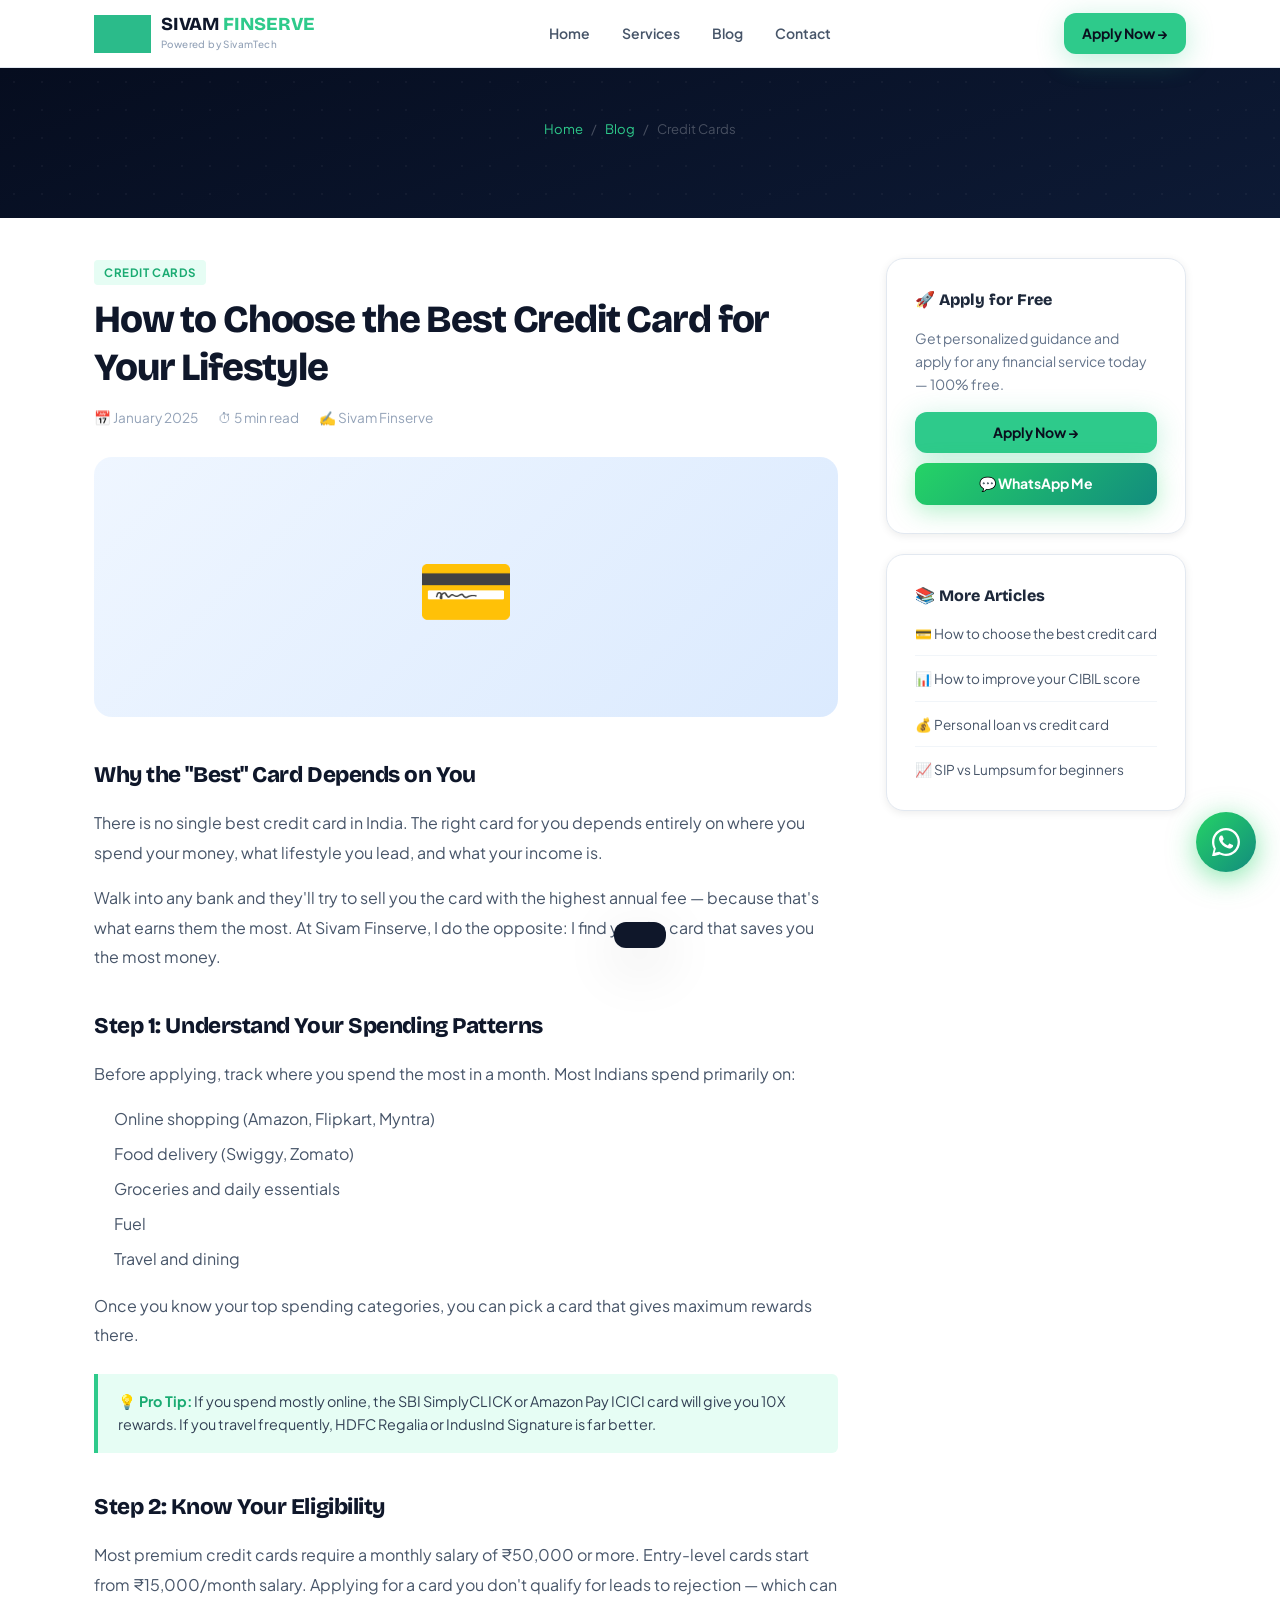
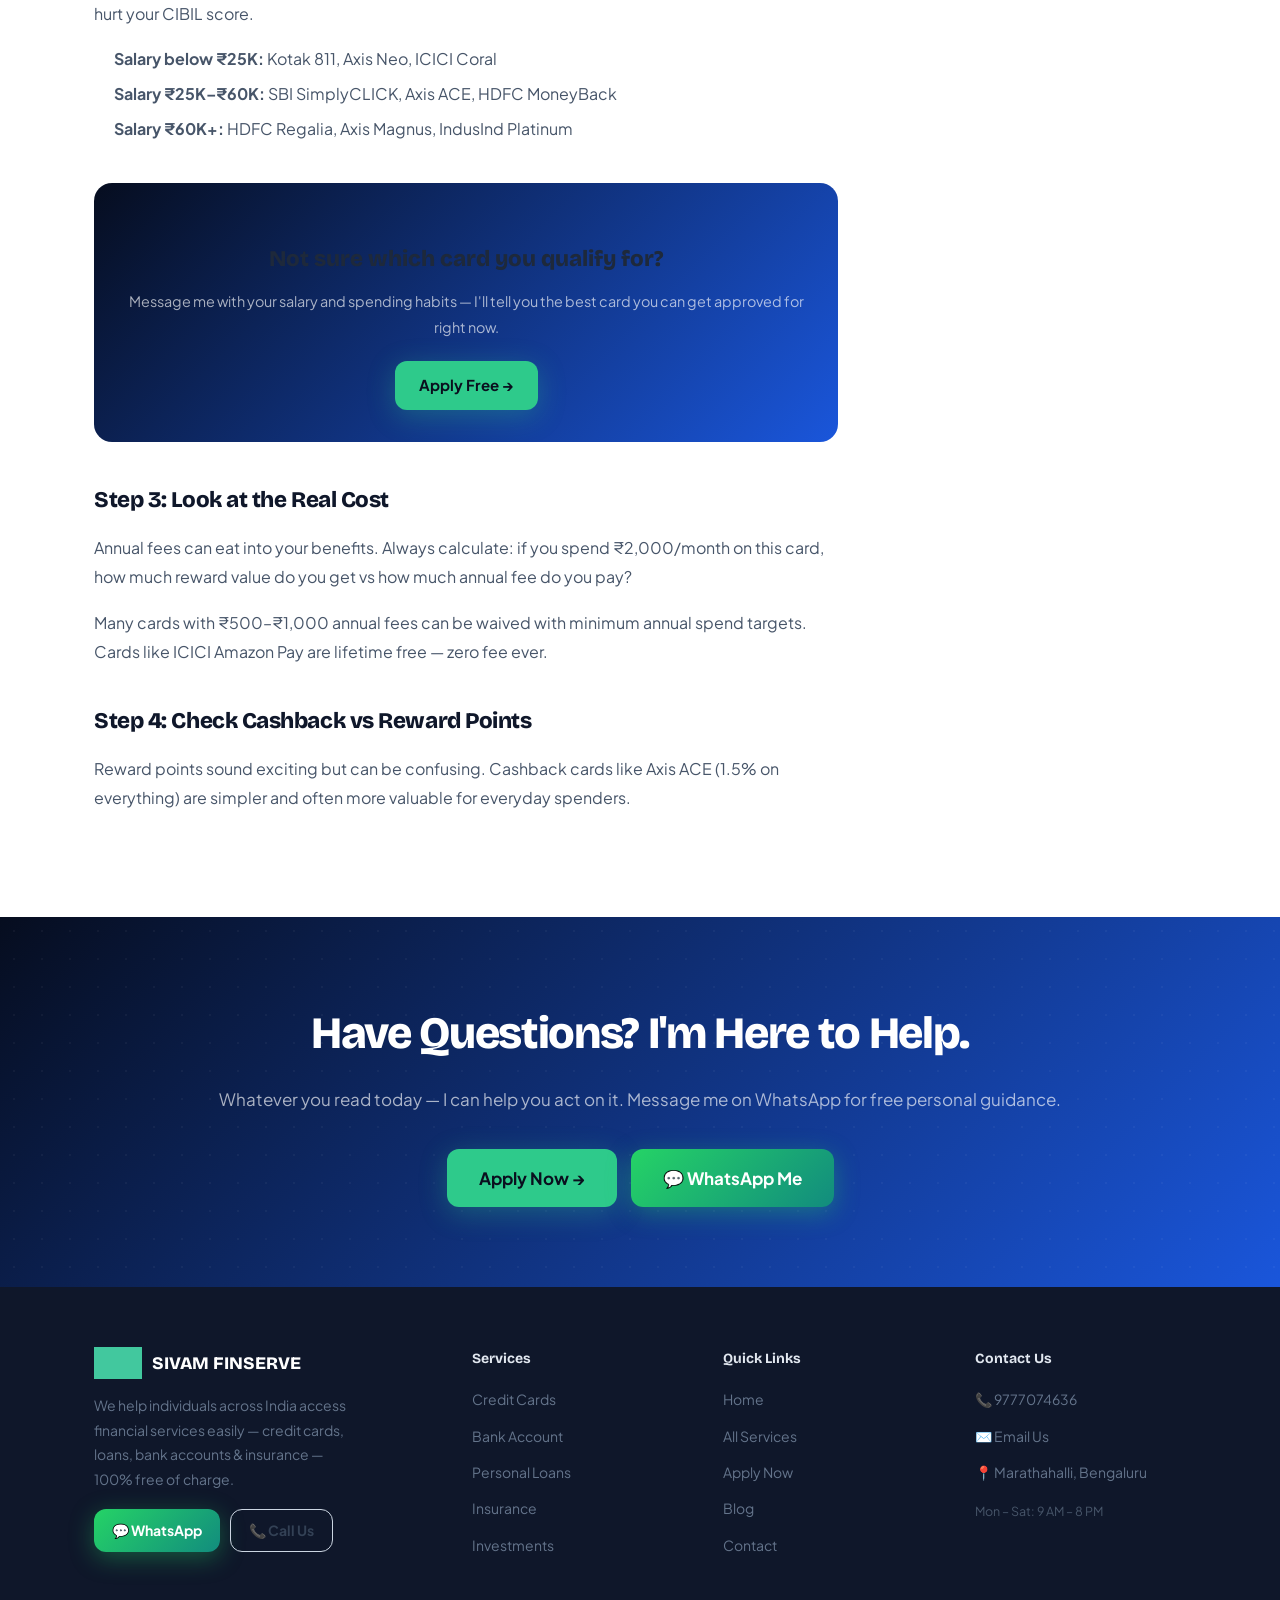
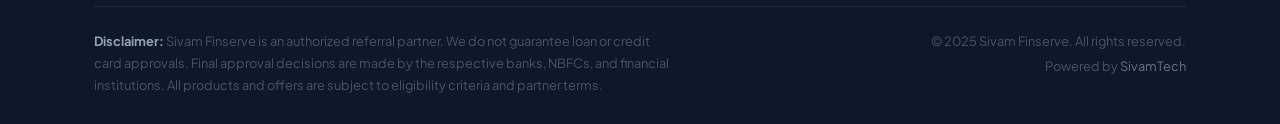
<file: blog-detail.html>
<!DOCTYPE html>
<html lang="en">
<head>
  <meta charset="UTF-8"/>
  <meta name="viewport" content="width=device-width, initial-scale=1.0"/>
  <title id="pageTitle">Blog — Sivam Finserve</title>
  <link rel="stylesheet" href="style.css">
  <link href="https://fonts.googleapis.com/css2?family=Plus+Jakarta+Sans:wght@300;400;500;600;700;800&family=Bricolage+Grotesque:wght@400;500;600;700;800&display=swap" rel="stylesheet">
  <style>
    .blog-article { max-width: 760px; margin: 0 auto; }
    .blog-article-head { margin-bottom: 40px; }
    .blog-article-head h1 {
      font-family: var(--font-display); font-size: clamp(1.7rem, 3.5vw, 2.4rem);
      font-weight: 800; color: var(--gray-900); letter-spacing: -.03em;
      margin-bottom: 16px; line-height: 1.25;
    }
    .blog-article-meta {
      display: flex; gap: 20px; flex-wrap: wrap;
      font-size: .85rem; color: var(--gray-400); margin-bottom: 28px;
    }
    .blog-article-img {
      height: 260px; border-radius: var(--r-lg);
      display: flex; align-items: center; justify-content: center;
      font-size: 5rem; margin-bottom: 36px;
    }
    .blog-content h2 {
      font-family: var(--font-display); font-size: 1.4rem; font-weight: 800;
      color: var(--gray-900); margin: 36px 0 14px; letter-spacing: -.02em;
    }
    .blog-content h3 {
      font-family: var(--font-display); font-size: 1.15rem; font-weight: 700;
      color: var(--gray-800); margin: 26px 0 10px;
    }
    .blog-content p { font-size: 1rem; color: var(--gray-600); line-height: 1.85; margin-bottom: 16px; }
    .blog-content ul { margin: 0 0 18px 20px; }
    .blog-content ul li { font-size: 1rem; color: var(--gray-600); margin-bottom: 8px; line-height: 1.7; }
    .blog-content ul li::marker { color: var(--brand-green); }
    .blog-tip {
      background: var(--brand-green-l); border-left: 4px solid var(--brand-green);
      border-radius: 0 var(--r-sm) var(--r-sm) 0;
      padding: 16px 20px; margin: 24px 0; font-size: .9rem; color: var(--gray-700);
    }
    .blog-tip strong { color: var(--brand-green-d); }
    .blog-cta-inline {
      background: linear-gradient(135deg, #060d1f, #1a56db);
      border-radius: var(--r-lg); padding: 32px; text-align: center;
      margin: 40px 0; color: white;
    }
    .blog-cta-inline h3 { font-family: var(--font-display); font-size: 1.4rem; font-weight: 800; margin-bottom: 10px; }
    .blog-cta-inline p { color: rgba(255,255,255,.65); font-size: .9rem; margin-bottom: 20px; }
    .blog-sidebar { position: sticky; top: 88px; }
    .blog-wrap { display: grid; grid-template-columns: 1fr 300px; gap: 48px; }
    @media(max-width:900px) { .blog-wrap { grid-template-columns: 1fr; } .blog-sidebar { position: static; } }
  </style>
</head>
<body>
<div id="nav-placeholder"></div>

<section class="page-hero" style="padding:50px 0 60px;">
  <div class="container">
    <div class="breadcrumb"><a href="index.html">Home</a><span>/</span><a href="blog.html">Blog</a><span>/</span><span id="breadcrumbTitle">Article</span></div>
  </div>
</section>

<section class="section" style="padding-top:40px;">
  <div class="container">
    <div class="blog-wrap">
      <!-- ARTICLE CONTENT -->
      <div id="articleContent"></div>

      <!-- SIDEBAR -->
      <aside class="blog-sidebar">
        <div class="card" style="margin-bottom:20px;">
          <div style="font-family:var(--font-display);font-weight:800;font-size:1rem;margin-bottom:14px;">🚀 Apply for Free</div>
          <p style="font-size:.875rem;color:var(--gray-500);margin-bottom:16px;">Get personalized guidance and apply for any financial service today — 100% free.</p>
          <a href="apply.html" class="btn btn-primary btn-full btn-sm">Apply Now →</a>
          <a href="https://wa.me/919777074636" target="_blank" class="btn btn-wa btn-full btn-sm" style="margin-top:10px;">💬 WhatsApp Me</a>
        </div>
        <div class="card">
          <div style="font-family:var(--font-display);font-weight:800;font-size:1rem;margin-bottom:14px;">📚 More Articles</div>
          <div style="display:flex;flex-direction:column;gap:12px;">
            <a href="blog-detail.html?id=1" style="font-size:.85rem;color:var(--gray-600);border-bottom:1px solid var(--gray-100);padding-bottom:10px;">💳 How to choose the best credit card</a>
            <a href="blog-detail.html?id=2" style="font-size:.85rem;color:var(--gray-600);border-bottom:1px solid var(--gray-100);padding-bottom:10px;">📊 How to improve your CIBIL score</a>
            <a href="blog-detail.html?id=3" style="font-size:.85rem;color:var(--gray-600);border-bottom:1px solid var(--gray-100);padding-bottom:10px;">💰 Personal loan vs credit card</a>
            <a href="blog-detail.html?id=4" style="font-size:.85rem;color:var(--gray-600);">📈 SIP vs Lumpsum for beginners</a>
          </div>
        </div>
      </aside>
    </div>
  </div>
</section>

<section class="cta-section">
  <div class="container">
    <h2>Have Questions? I'm Here to Help.</h2>
    <p>Whatever you read today — I can help you act on it. Message me on WhatsApp for free personal guidance.</p>
    <div class="cta-btns">
      <a href="apply.html" class="btn btn-primary btn-lg">Apply Now →</a>
      <a href="https://wa.me/919777074636" target="_blank" class="btn btn-wa btn-lg">💬 WhatsApp Me</a>
    </div>
  </div>
</section>

<div id="footer-placeholder"></div>
<script src="components.js"></script>
<script src="script.js"></script>
<script>
const ARTICLES = {
  '1': {
    title: 'How to Choose the Best Credit Card for Your Lifestyle',
    tag: 'Credit Cards', date: 'January 2025', readTime: '5 min', emoji: '💳',
    bg: 'linear-gradient(135deg,#eff6ff,#dbeafe)',
    content: `
      <h2>Why the "Best" Card Depends on You</h2>
      <p>There is no single best credit card in India. The right card for you depends entirely on where you spend your money, what lifestyle you lead, and what your income is.</p>
      <p>Walk into any bank and they'll try to sell you the card with the highest annual fee — because that's what earns them the most. At Sivam Finserve, I do the opposite: I find you the card that saves you the most money.</p>

      <h2>Step 1: Understand Your Spending Patterns</h2>
      <p>Before applying, track where you spend the most in a month. Most Indians spend primarily on:</p>
      <ul>
        <li>Online shopping (Amazon, Flipkart, Myntra)</li>
        <li>Food delivery (Swiggy, Zomato)</li>
        <li>Groceries and daily essentials</li>
        <li>Fuel</li>
        <li>Travel and dining</li>
      </ul>
      <p>Once you know your top spending categories, you can pick a card that gives maximum rewards there.</p>

      <div class="blog-tip"><strong>💡 Pro Tip:</strong> If you spend mostly online, the SBI SimplyCLICK or Amazon Pay ICICI card will give you 10X rewards. If you travel frequently, HDFC Regalia or IndusInd Signature is far better.</div>

      <h2>Step 2: Know Your Eligibility</h2>
      <p>Most premium credit cards require a monthly salary of ₹50,000 or more. Entry-level cards start from ₹15,000/month salary. Applying for a card you don't qualify for leads to rejection — which can hurt your CIBIL score.</p>
      <ul>
        <li><strong>Salary below ₹25K:</strong> Kotak 811, Axis Neo, ICICI Coral</li>
        <li><strong>Salary ₹25K–₹60K:</strong> SBI SimplyCLICK, Axis ACE, HDFC MoneyBack</li>
        <li><strong>Salary ₹60K+:</strong> HDFC Regalia, Axis Magnus, IndusInd Platinum</li>
      </ul>

      <div class="blog-cta-inline">
        <h3>Not sure which card you qualify for?</h3>
        <p>Message me with your salary and spending habits — I'll tell you the best card you can get approved for right now.</p>
        <a href="apply.html?service=Credit+Card" class="btn btn-primary">Apply Free →</a>
      </div>

      <h2>Step 3: Look at the Real Cost</h2>
      <p>Annual fees can eat into your benefits. Always calculate: if you spend ₹2,000/month on this card, how much reward value do you get vs how much annual fee do you pay?</p>
      <p>Many cards with ₹500–₹1,000 annual fees can be waived with minimum annual spend targets. Cards like ICICI Amazon Pay are lifetime free — zero fee ever.</p>

      <h2>Step 4: Check Cashback vs Reward Points</h2>
      <p>Reward points sound exciting but can be confusing. Cashback cards like Axis ACE (1.5% on everything) are simpler and often more valuable for everyday spenders.</p>
    `
  },
  '2': {
    title: 'How to Improve Your CIBIL Score Fast — 7 Proven Tips',
    tag: 'CIBIL Score', date: 'February 2025', readTime: '6 min', emoji: '📊',
    bg: 'linear-gradient(135deg,#ecfdf5,#d1fae5)',
    content: `
      <h2>What is CIBIL Score and Why Does it Matter?</h2>
      <p>Your CIBIL score is a 3-digit number between 300 and 900. It tells banks how reliable you are as a borrower. A score of 750+ gets you the best credit cards, loan approvals, and lowest interest rates.</p>
      <p>A score below 650 means most banks will reject your application instantly — without even looking at your income.</p>

      <h2>7 Proven Ways to Improve Your CIBIL Score</h2>

      <h3>1. Pay All EMIs and Credit Card Bills on Time</h3>
      <p>Payment history is the #1 factor in your score. Even one missed EMI can drop your score by 50–100 points. Set auto-pay reminders or standing instructions on your bank account.</p>

      <h3>2. Keep Credit Utilization Below 30%</h3>
      <p>If your credit card limit is ₹1 lakh, don't use more than ₹30,000 at a time. High utilization signals financial stress and lowers your score significantly.</p>

      <div class="blog-tip"><strong>💡 Quick Fix:</strong> Ask your bank to increase your credit limit. Your balance stays the same, but your utilization percentage drops — boosting your score within 30 days.</div>

      <h3>3. Don't Apply for Too Many Loans at Once</h3>
      <p>Every loan or credit card application triggers a "hard inquiry" on your credit report. Too many inquiries in a short time signal desperation and reduce your score by 5–15 points each.</p>

      <h3>4. Maintain Old Credit Accounts</h3>
      <p>The age of your credit accounts matters. Don't close your oldest credit card even if you don't use it — it's helping your average credit age.</p>

      <h3>5. Diversify Your Credit Mix</h3>
      <p>Having a mix of secured loans (home, car) and unsecured credit (credit card, personal loan) shows you can handle different types of credit responsibly.</p>

      <h3>6. Check Your CIBIL Report for Errors</h3>
      <p>Surprisingly, 30% of credit reports have errors. A closed loan showing as "open", or someone else's account linked to yours — these can tank your score unfairly. Check your report free at CIBIL.com.</p>

      <h3>7. Get a Secured Credit Card</h3>
      <p>If your score is below 600, a secured credit card (backed by FD deposit) is your fastest path to rebuilding credit. Use it monthly and pay in full — your score will improve within 3–6 months.</p>

      <div class="blog-cta-inline">
        <h3>Want help applying for the right card for your CIBIL score?</h3>
        <p>I check your eligibility first — so you never get a rejection that hurts your score further.</p>
        <a href="apply.html?service=Credit+Card" class="btn btn-primary">Check Eligibility Free →</a>
      </div>
    `
  },
  '3': {
    title: 'Personal Loan vs Credit Card — When to Use Which?',
    tag: 'Personal Loans', date: 'February 2025', readTime: '4 min', emoji: '💰',
    bg: 'linear-gradient(135deg,#fff7ed,#fed7aa)',
    content: `
      <h2>The Core Difference</h2>
      <p>Both let you access money you don't have right now — but they serve very different purposes and carry very different costs.</p>
      <p>Using the wrong option can cost you thousands of rupees extra in interest.</p>

      <h2>When to Use a Credit Card</h2>
      <ul>
        <li>For everyday purchases you can pay off before the due date (0% interest)</li>
        <li>For online shopping to earn cashback and rewards</li>
        <li>For small emergency expenses under ₹50,000</li>
        <li>When you want to split a large purchase into 0% EMI</li>
      </ul>
      <div class="blog-tip"><strong>⚠️ Warning:</strong> Never carry a credit card balance month-to-month unless using EMI. The revolving interest rate is 36–42% p.a. — the most expensive debt in India.</div>

      <h2>When to Use a Personal Loan</h2>
      <ul>
        <li>For large expenses above ₹1 lakh — medical, wedding, home renovation</li>
        <li>When you need a fixed EMI for 1–5 years</li>
        <li>When you want to consolidate existing high-interest debt</li>
        <li>Interest rate is typically 10.5–18% — much lower than credit card revolving rate</li>
      </ul>

      <h2>Quick Comparison</h2>
      <p>Credit card: 0% if paid in full by due date / 36–42% p.a. on outstanding balance. Personal loan: 10.5–20% p.a. fixed.</p>
      <p>Bottom line: For short-term spending you'll repay quickly — use a credit card. For large amounts with a repayment plan — use a personal loan.</p>

      <div class="blog-cta-inline">
        <h3>Need help deciding which is right for you?</h3>
        <p>Message me your situation — I'll tell you what makes the most financial sense for free.</p>
        <a href="https://wa.me/919777074636" target="_blank" class="btn btn-wa">💬 Ask on WhatsApp</a>
      </div>
    `
  }
};

// Default article for IDs 4,5,6
['4','5','6'].forEach(id => {
  const titles = {
    '4': ['SIP vs Lumpsum: Which is Better for First-Time Investors?', 'Investment', 'March 2025', '5 min', '📈', 'linear-gradient(135deg,#faf5ff,#e9d5ff)'],
    '5': ['Why Term Life Insurance Is the Most Important Plan You Don\'t Have', 'Insurance', 'March 2025', '5 min', '🛡️', 'linear-gradient(135deg,#ecfdf5,#a7f3d0)'],
    '6': ['Best Zero Balance Savings Accounts in India 2025', 'Bank Accounts', 'March 2025', '6 min', '🏦', 'linear-gradient(135deg,#eff6ff,#bfdbfe)']
  };
  const t = titles[id];
  ARTICLES[id] = {
    title: t[0], tag: t[1], date: t[2], readTime: t[3], emoji: t[4], bg: t[5],
    content: `<h2>${t[0]}</h2><p>This article is coming soon. In the meantime, feel free to message me directly on WhatsApp for personalized guidance on this topic.</p>
    <div class="blog-cta-inline"><h3>Get Personal Guidance</h3><p>Skip the reading — just ask me directly. I'll give you the best advice for your situation.</p><a href="https://wa.me/919777074636" target="_blank" class="btn btn-wa">💬 Ask on WhatsApp</a></div>`
  };
});

document.addEventListener('DOMContentLoaded', () => {
  const id = new URLSearchParams(window.location.search).get('id') || '1';
  const art = ARTICLES[id] || ARTICLES['1'];

  document.getElementById('pageTitle').textContent = art.title + ' — Sivam Finserve';
  document.getElementById('breadcrumbTitle').textContent = art.tag;

  document.getElementById('articleContent').innerHTML = `
    <div class="blog-article">
      <div class="blog-article-head">
        <div class="blog-tag">${art.tag}</div>
        <h1>${art.title}</h1>
        <div class="blog-article-meta">
          <span>📅 ${art.date}</span>
          <span>⏱ ${art.readTime} read</span>
          <span>✍️ Sivam Finserve</span>
        </div>
        <div class="blog-article-img" style="background:${art.bg}">${art.emoji}</div>
      </div>
      <div class="blog-content">${art.content}</div>
    </div>`;
});
</script>
</body>
</html>
</file>
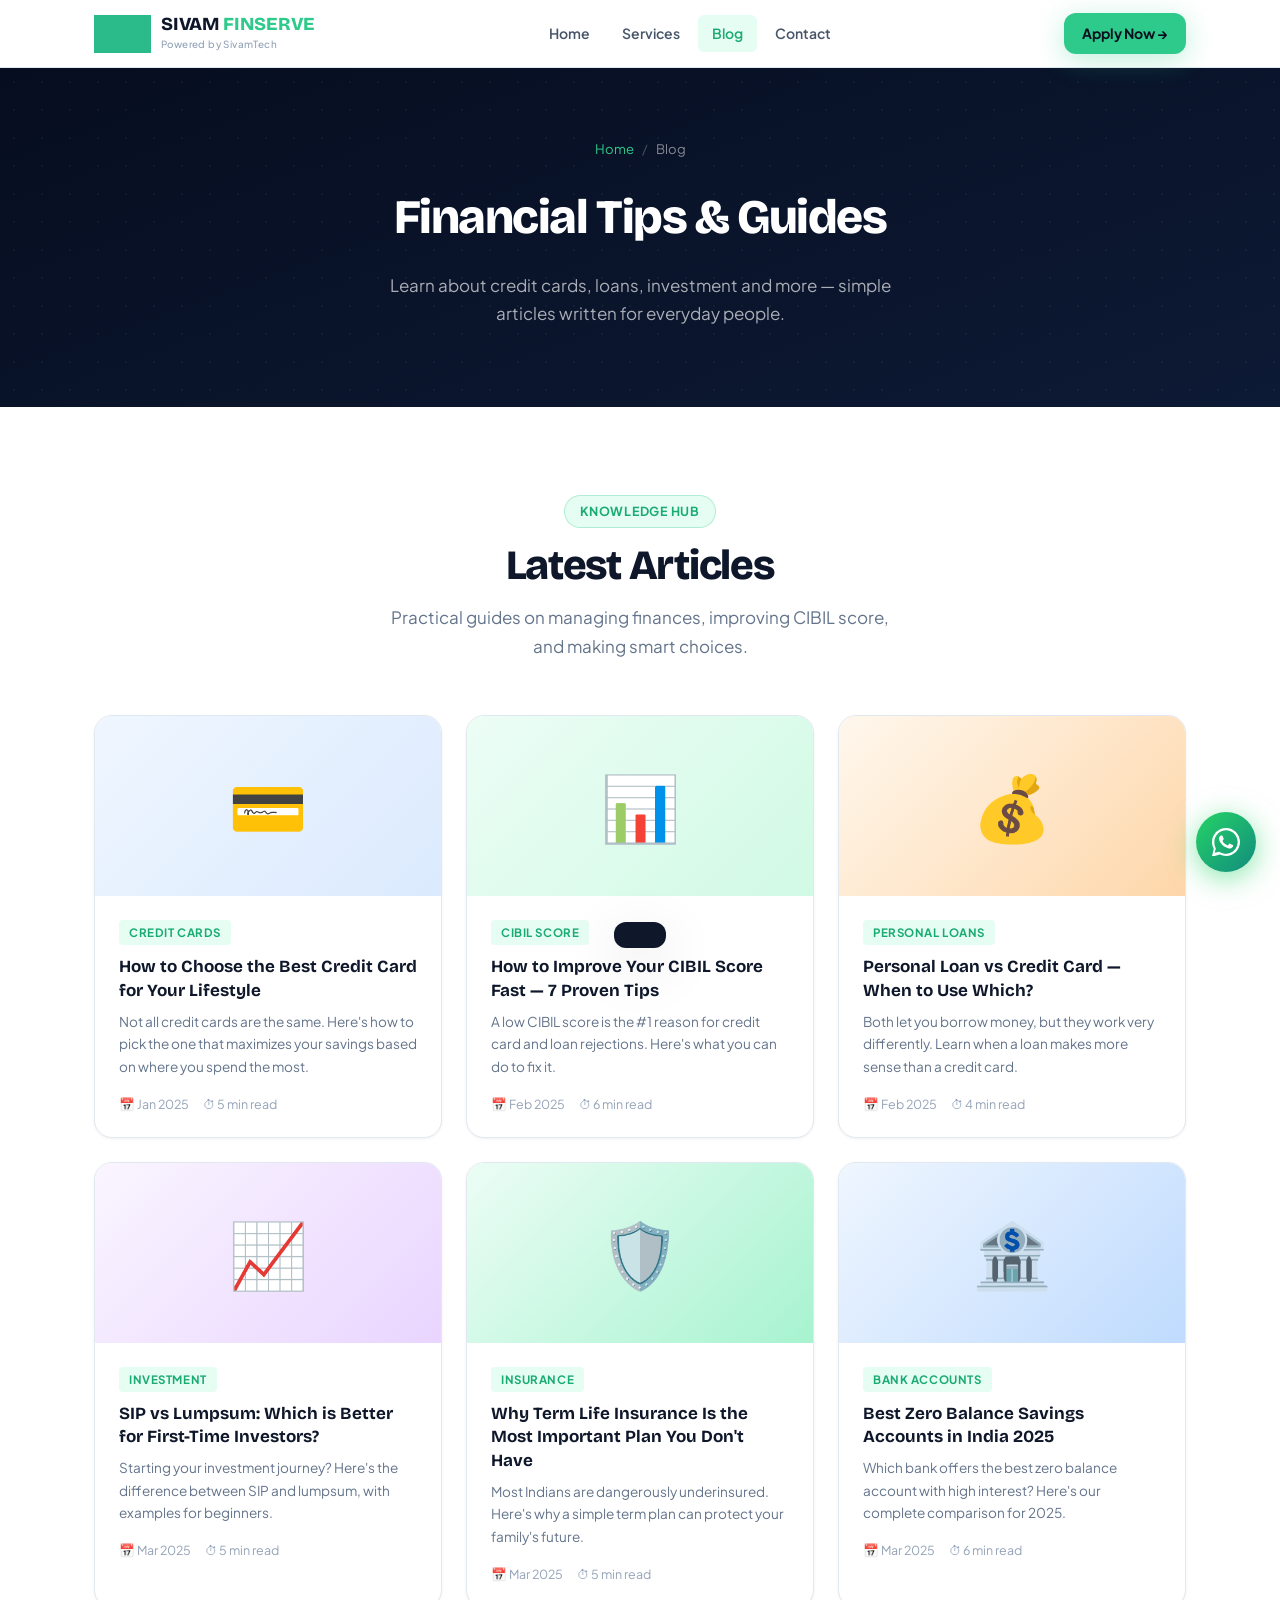
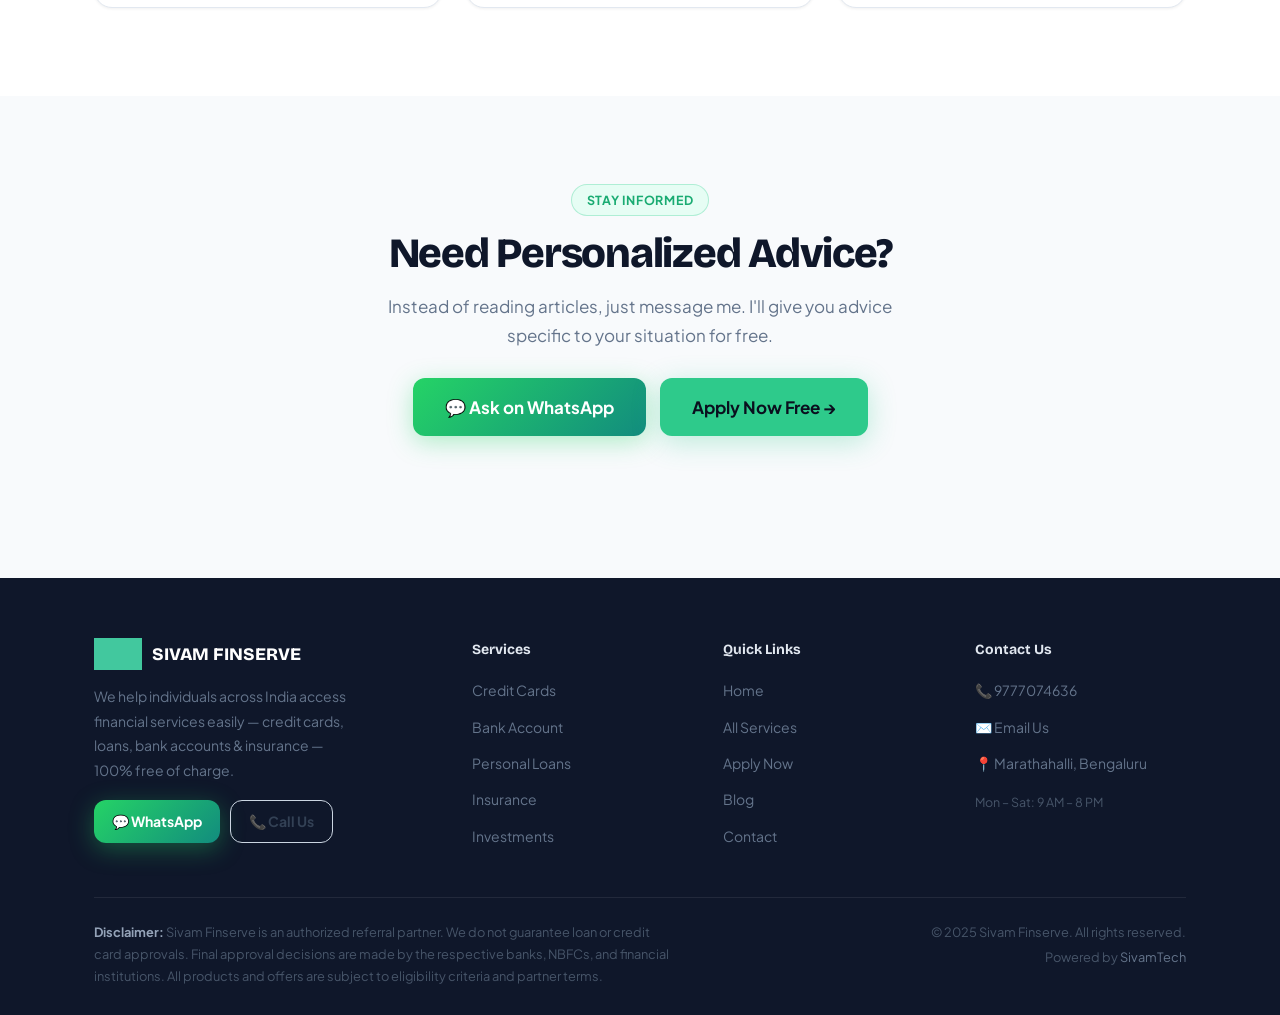
<file: blog.html>
<!DOCTYPE html>
<html lang="en">
<head>
  <meta charset="UTF-8"/>
  <meta name="viewport" content="width=device-width, initial-scale=1.0"/>
  <title>Financial Tips & Blog — Sivam Finserve</title>
  <link rel="stylesheet" href="style.css">
  <link href="https://fonts.googleapis.com/css2?family=Plus+Jakarta+Sans:wght@300;400;500;600;700;800&family=Bricolage+Grotesque:wght@400;500;600;700;800&display=swap" rel="stylesheet">
  <style>
    .blog-grid { display: grid; grid-template-columns: repeat(3, 1fr); gap: 24px; }
    @media(max-width:900px) { .blog-grid { grid-template-columns: repeat(2, 1fr); } }
    @media(max-width:580px) { .blog-grid { grid-template-columns: 1fr; } }
  </style>
</head>
<body>
<div id="nav-placeholder"></div>

<section class="page-hero">
  <div class="container">
    <div class="breadcrumb"><a href="index.html">Home</a><span>/</span>Blog</div>
    <h1>Financial Tips & Guides</h1>
    <p>Learn about credit cards, loans, investment and more — simple articles written for everyday people.</p>
  </div>
</section>

<section class="section">
  <div class="container">
    <div class="section-header center fade-up">
      <div class="section-tag">Knowledge Hub</div>
      <h2 class="section-title">Latest Articles</h2>
      <p class="section-sub">Practical guides on managing finances, improving CIBIL score, and making smart choices.</p>
    </div>

    <div class="blog-grid">

      <a href="blog-detail.html?id=1" class="blog-card fade-up" style="display:block;">
        <div class="blog-card-img" style="background:linear-gradient(135deg,#eff6ff,#dbeafe);">💳</div>
        <div class="blog-card-body">
          <div class="blog-tag">Credit Cards</div>
          <h3>How to Choose the Best Credit Card for Your Lifestyle</h3>
          <p>Not all credit cards are the same. Here's how to pick the one that maximizes your savings based on where you spend the most.</p>
          <div class="blog-meta"><span>📅 Jan 2025</span><span>⏱ 5 min read</span></div>
        </div>
      </a>

      <a href="blog-detail.html?id=2" class="blog-card fade-up" style="display:block;">
        <div class="blog-card-img" style="background:linear-gradient(135deg,#ecfdf5,#d1fae5);">📊</div>
        <div class="blog-card-body">
          <div class="blog-tag">CIBIL Score</div>
          <h3>How to Improve Your CIBIL Score Fast — 7 Proven Tips</h3>
          <p>A low CIBIL score is the #1 reason for credit card and loan rejections. Here's what you can do to fix it.</p>
          <div class="blog-meta"><span>📅 Feb 2025</span><span>⏱ 6 min read</span></div>
        </div>
      </a>

      <a href="blog-detail.html?id=3" class="blog-card fade-up" style="display:block;">
        <div class="blog-card-img" style="background:linear-gradient(135deg,#fff7ed,#fed7aa);">💰</div>
        <div class="blog-card-body">
          <div class="blog-tag">Personal Loans</div>
          <h3>Personal Loan vs Credit Card — When to Use Which?</h3>
          <p>Both let you borrow money, but they work very differently. Learn when a loan makes more sense than a credit card.</p>
          <div class="blog-meta"><span>📅 Feb 2025</span><span>⏱ 4 min read</span></div>
        </div>
      </a>

      <a href="blog-detail.html?id=4" class="blog-card fade-up" style="display:block;">
        <div class="blog-card-img" style="background:linear-gradient(135deg,#faf5ff,#e9d5ff);">📈</div>
        <div class="blog-card-body">
          <div class="blog-tag">Investment</div>
          <h3>SIP vs Lumpsum: Which is Better for First-Time Investors?</h3>
          <p>Starting your investment journey? Here's the difference between SIP and lumpsum, with examples for beginners.</p>
          <div class="blog-meta"><span>📅 Mar 2025</span><span>⏱ 5 min read</span></div>
        </div>
      </a>

      <a href="blog-detail.html?id=5" class="blog-card fade-up" style="display:block;">
        <div class="blog-card-img" style="background:linear-gradient(135deg,#ecfdf5,#a7f3d0);">🛡️</div>
        <div class="blog-card-body">
          <div class="blog-tag">Insurance</div>
          <h3>Why Term Life Insurance Is the Most Important Plan You Don't Have</h3>
          <p>Most Indians are dangerously underinsured. Here's why a simple term plan can protect your family's future.</p>
          <div class="blog-meta"><span>📅 Mar 2025</span><span>⏱ 5 min read</span></div>
        </div>
      </a>

      <a href="blog-detail.html?id=6" class="blog-card fade-up" style="display:block;">
        <div class="blog-card-img" style="background:linear-gradient(135deg,#eff6ff,#bfdbfe);">🏦</div>
        <div class="blog-card-body">
          <div class="blog-tag">Bank Accounts</div>
          <h3>Best Zero Balance Savings Accounts in India 2025</h3>
          <p>Which bank offers the best zero balance account with high interest? Here's our complete comparison for 2025.</p>
          <div class="blog-meta"><span>📅 Mar 2025</span><span>⏱ 6 min read</span></div>
        </div>
      </a>

    </div>
  </div>
</section>

<!-- Newsletter / CTA -->
<section class="section section-alt">
  <div class="container" style="max-width:620px;">
    <div class="section-header center fade-up">
      <div class="section-tag">Stay Informed</div>
      <h2 class="section-title">Need Personalized Advice?</h2>
      <p class="section-sub">Instead of reading articles, just message me. I'll give you advice specific to your situation for free.</p>
      <div style="margin-top:28px;display:flex;justify-content:center;gap:14px;flex-wrap:wrap;">
        <a href="https://wa.me/919777074636?text=Hi!%20I%20have%20a%20question%20about%20my%20finances." target="_blank" class="btn btn-wa btn-lg">💬 Ask on WhatsApp</a>
        <a href="apply.html" class="btn btn-primary btn-lg">Apply Now Free →</a>
      </div>
    </div>
  </div>
</section>

<div id="footer-placeholder"></div>
<script src="components.js"></script>
<script src="script.js"></script>
</body>
</html>
</file>
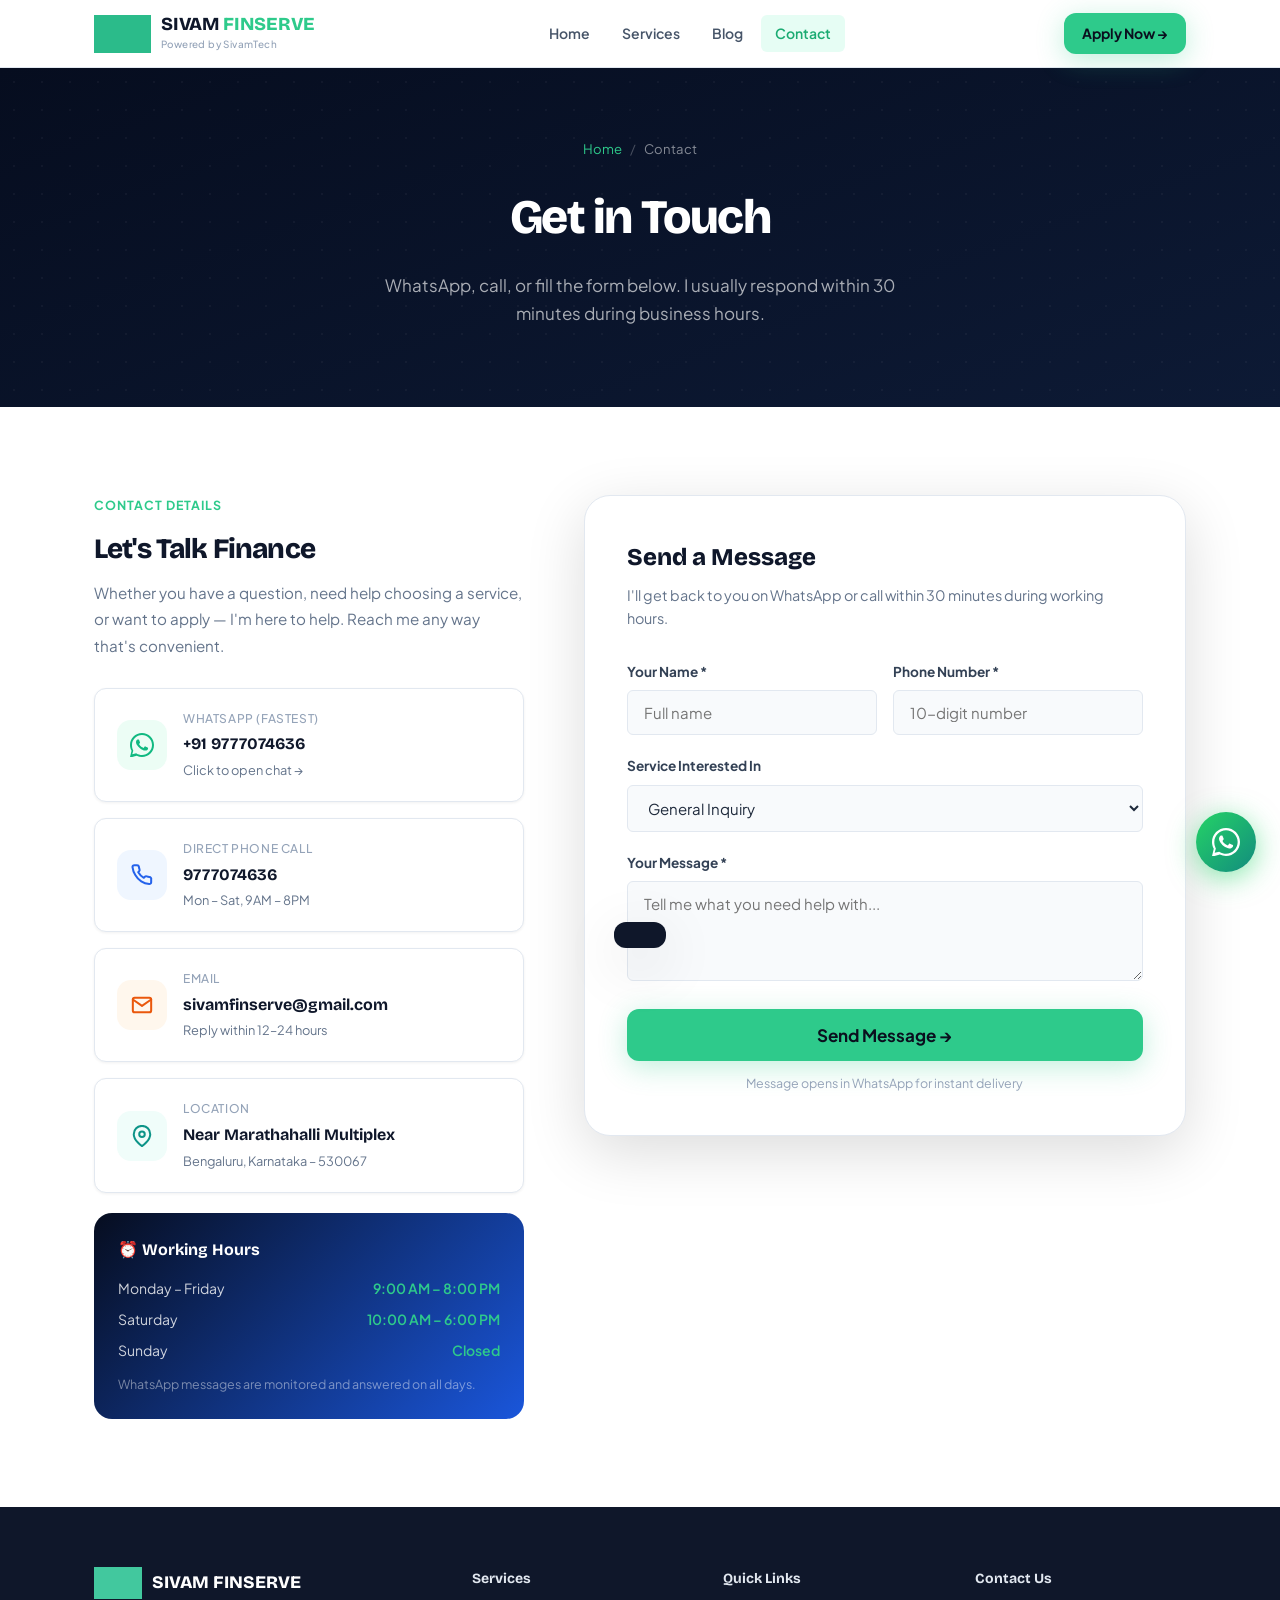
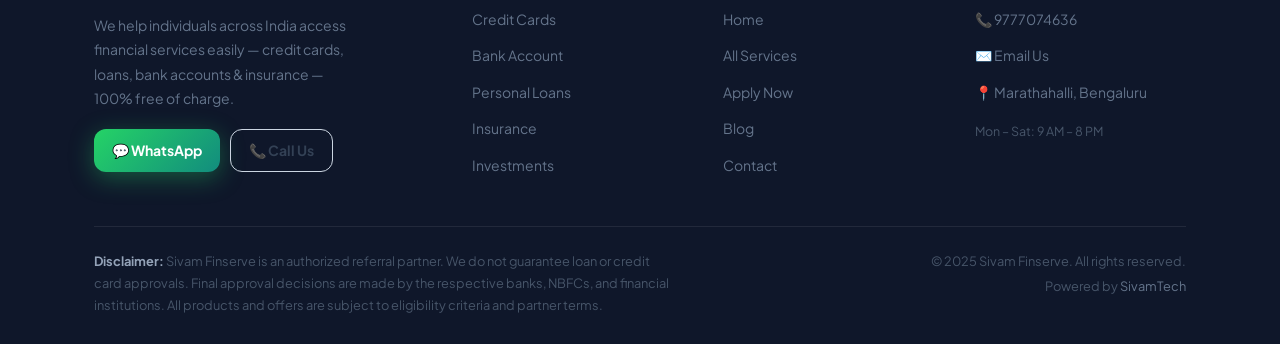
<file: contact.html>
<!DOCTYPE html>
<html lang="en">
<head>
  <meta charset="UTF-8"/>
  <meta name="viewport" content="width=device-width, initial-scale=1.0"/>
  <title>Contact Us — Sivam Finserve</title>
  <link rel="stylesheet" href="style.css">
  <link href="https://fonts.googleapis.com/css2?family=Plus+Jakarta+Sans:wght@300;400;500;600;700;800&family=Bricolage+Grotesque:wght@400;500;600;700;800&display=swap" rel="stylesheet">
  <style>
    .contact-wrap { display: grid; grid-template-columns: 1fr 1.4fr; gap: 60px; align-items: start; }
    .contact-info-stack { display: flex; flex-direction: column; gap: 16px; }
    .contact-card {
      display: flex; gap: 16px; align-items: center;
      background: white; border: 1px solid var(--gray-200);
      border-radius: var(--r-md); padding: 20px 22px;
      box-shadow: var(--shadow-xs); text-decoration: none;
      transition: transform var(--t-mid), box-shadow var(--t-mid), border-color var(--t-mid);
    }
    .contact-card:hover { transform: translateY(-2px); box-shadow: var(--shadow-md); border-color: var(--brand-green); }
    .cc-icon {
      width: 50px; height: 50px; border-radius: 14px;
      display: flex; align-items: center; justify-content: center;
      font-size: 1.4rem; flex-shrink: 0;
    }
    .cc-label { font-size: .75rem; color: var(--gray-400); font-weight: 500; margin-bottom: 3px; text-transform: uppercase; letter-spacing: .05em; }
    .cc-value { font-family: var(--font-display); font-size: 1rem; font-weight: 700; color: var(--gray-900); }
    .cc-sub { font-size: .8rem; color: var(--gray-500); margin-top: 2px; }
    .hours-card {
      background: linear-gradient(135deg, #060d1f, #1a56db);
      border-radius: var(--r-lg); padding: 24px;
      color: white; margin-top: 4px;
    }
    .hours-card h4 { font-family: var(--font-display); font-weight: 700; margin-bottom: 14px; }
    .hours-row { display: flex; justify-content: space-between; font-size: .875rem; margin-bottom: 8px; color: rgba(255,255,255,.8); }
    .hours-row span:last-child { color: var(--brand-green); font-weight: 600; }
    @media(max-width:768px) { .contact-wrap { grid-template-columns: 1fr; } }
  </style>
</head>
<body>
<div id="nav-placeholder"></div>

<section class="page-hero">
  <div class="container">
    <div class="breadcrumb"><a href="index.html">Home</a><span>/</span>Contact</div>
    <h1>Get in Touch</h1>
    <p>WhatsApp, call, or fill the form below. I usually respond within 30 minutes during business hours.</p>
  </div>
</section>

<section class="section">
  <div class="container">
    <div class="contact-wrap">

      <!-- LEFT: Contact Info -->
      <div class="fade-up">
        <div class="section-label" style="font-size:.78rem;font-weight:700;letter-spacing:.08em;text-transform:uppercase;color:var(--brand-green);margin-bottom:10px;">Contact Details</div>
        <h2 style="font-family:var(--font-display);font-size:1.75rem;font-weight:800;letter-spacing:-.03em;color:var(--gray-900);margin-bottom:8px;">Let's Talk Finance</h2>
        <p style="font-size:.95rem;color:var(--gray-500);margin-bottom:28px;line-height:1.75;">Whether you have a question, need help choosing a service, or want to apply — I'm here to help. Reach me any way that's convenient.</p>

        <div class="contact-info-stack">
          <a href="https://wa.me/919777074636?text=Hi!%20I%20need%20help%20from%20Sivam%20Finserve." target="_blank" class="contact-card">
            <div class="cc-icon" style="background:#ecfdf5;">
              <svg width="24" height="24" viewBox="0 0 24 24" fill="#10b981"><path d="M17.472 14.382c-.297-.149-1.758-.867-2.03-.967-.273-.099-.471-.148-.67.15-.197.297-.767.966-.94 1.164-.173.199-.347.223-.644.075-.297-.15-1.255-.463-2.39-1.475-.883-.788-1.48-1.761-1.653-2.059-.173-.297-.018-.458.13-.606.134-.133.298-.347.446-.52.149-.174.198-.298.298-.497.099-.198.05-.371-.025-.52-.075-.149-.669-1.612-.916-2.207-.242-.579-.487-.5-.669-.51-.173-.008-.371-.01-.57-.01-.198 0-.52.074-.792.372-.272.297-1.04 1.016-1.04 2.479 0 1.462 1.065 2.875 1.213 3.074.149.198 2.096 3.2 5.077 4.487.709.306 1.262.489 1.694.625.712.227 1.36.195 1.871.118.571-.085 1.758-.719 2.006-1.413.248-.694.248-1.289.173-1.413-.074-.124-.272-.198-.57-.347z"/><path d="M12 0C5.373 0 0 5.373 0 12c0 2.127.558 4.122 1.532 5.858L.073 23.74a.5.5 0 0 0 .598.65l6.07-1.594A11.94 11.94 0 0 0 12 24c6.627 0 12-5.373 12-12S18.627 0 12 0zm0 22c-1.99 0-3.86-.548-5.463-1.5l-.374-.222-3.874 1.017 1.035-3.77-.244-.386A10 10 0 0 1 2 12C2 6.477 6.477 2 12 2s10 4.477 10 10-4.477 10-10 10z"/></svg>
            </div>
            <div>
              <div class="cc-label">WhatsApp (Fastest)</div>
              <div class="cc-value">+91 9777074636</div>
              <div class="cc-sub">Click to open chat →</div>
            </div>
          </a>

          <a href="tel:9777074636" class="contact-card">
            <div class="cc-icon" style="background:#eff6ff;">
              <svg width="22" height="22" viewBox="0 0 24 24" fill="none" stroke="#2563eb" stroke-width="2.2" stroke-linecap="round" stroke-linejoin="round"><path d="M22 16.92v3a2 2 0 0 1-2.18 2 19.79 19.79 0 0 1-8.63-3.07A19.5 19.5 0 0 1 4.69 12 19.79 19.79 0 0 1 1.63 3.47 2 2 0 0 1 3.6 1.27h3a2 2 0 0 1 2 1.72 12.84 12.84 0 0 0 .7 2.81 2 2 0 0 1-.45 2.11L7.91 9a16 16 0 0 0 6.09 6.09l1.09-1.09a2 2 0 0 1 2.11-.45 12.84 12.84 0 0 0 2.81.7A2 2 0 0 1 22 16.92z"/></svg>
            </div>
            <div>
              <div class="cc-label">Direct Phone Call</div>
              <div class="cc-value">9777074636</div>
              <div class="cc-sub">Mon – Sat, 9AM – 8PM</div>
            </div>
          </a>

          <a href="mailto:sivamfinserve@gmail.com" class="contact-card">
            <div class="cc-icon" style="background:#fff7ed;">
              <svg width="22" height="22" viewBox="0 0 24 24" fill="none" stroke="#ea580c" stroke-width="2.2" stroke-linecap="round" stroke-linejoin="round"><path d="M4 4h16c1.1 0 2 .9 2 2v12c0 1.1-.9 2-2 2H4c-1.1 0-2-.9-2-2V6c0-1.1.9-2 2-2z"/><polyline points="22,6 12,13 2,6"/></svg>
            </div>
            <div>
              <div class="cc-label">Email</div>
              <div class="cc-value">sivamfinserve@gmail.com</div>
              <div class="cc-sub">Reply within 12–24 hours</div>
            </div>
          </a>

          <div class="contact-card" style="cursor:default;">
            <div class="cc-icon" style="background:#f0fdfa;">
              <svg width="22" height="22" viewBox="0 0 24 24" fill="none" stroke="#0d9488" stroke-width="2.2" stroke-linecap="round" stroke-linejoin="round"><path d="M21 10c0 7-9 13-9 13s-9-6-9-13a9 9 0 0 1 18 0z"/><circle cx="12" cy="10" r="3"/></svg>
            </div>
            <div>
              <div class="cc-label">Location</div>
              <div class="cc-value">Near Marathahalli Multiplex</div>
              <div class="cc-sub">Bengaluru, Karnataka – 530067</div>
            </div>
          </div>
        </div>

        <div class="hours-card" style="margin-top:20px;">
          <h4>⏰ Working Hours</h4>
          <div class="hours-row"><span>Monday – Friday</span><span>9:00 AM – 8:00 PM</span></div>
          <div class="hours-row"><span>Saturday</span><span>10:00 AM – 6:00 PM</span></div>
          <div class="hours-row"><span>Sunday</span><span>Closed</span></div>
          <div style="font-size:.78rem;color:rgba(255,255,255,.45);margin-top:12px;">WhatsApp messages are monitored and answered on all days.</div>
        </div>
      </div>

      <!-- RIGHT: Form -->
      <div class="fade-up">
        <div class="form-card">
          <div class="form-title">Send a Message</div>
          <div class="form-sub">I'll get back to you on WhatsApp or call within 30 minutes during working hours.</div>
          <form id="contactForm" autocomplete="on">
            <div class="form-row">
              <div class="form-group">
                <label>Your Name *</label>
                <input type="text" name="name" placeholder="Full name" required/>
              </div>
              <div class="form-group">
                <label>Phone Number *</label>
                <input type="tel" name="phone" placeholder="10-digit number" maxlength="10" required/>
              </div>
            </div>
            <div class="form-group">
              <label>Service Interested In</label>
              <select name="service">
                <option value="General Inquiry">General Inquiry</option>
                <option value="Credit Card">Credit Card</option>
                <option value="Personal Loan">Personal Loan</option>
                <option value="Bank Account Opening">Bank Account Opening</option>
                <option value="Insurance">Insurance</option>
                <option value="Investment Plans">Investment Plans</option>
              </select>
            </div>
            <div class="form-group">
              <label>Your Message *</label>
              <textarea name="message" placeholder="Tell me what you need help with..." required></textarea>
            </div>
            <button type="submit" class="btn btn-primary btn-full btn-lg">
              Send Message →
            </button>
            <p style="font-size:.78rem;color:var(--gray-400);text-align:center;margin-top:12px;">Message opens in WhatsApp for instant delivery</p>
          </form>
        </div>
      </div>
    </div>
  </div>
</section>

<div id="footer-placeholder"></div>
<script src="components.js"></script>
<script src="script.js"></script>
</body>
</html>
</file>
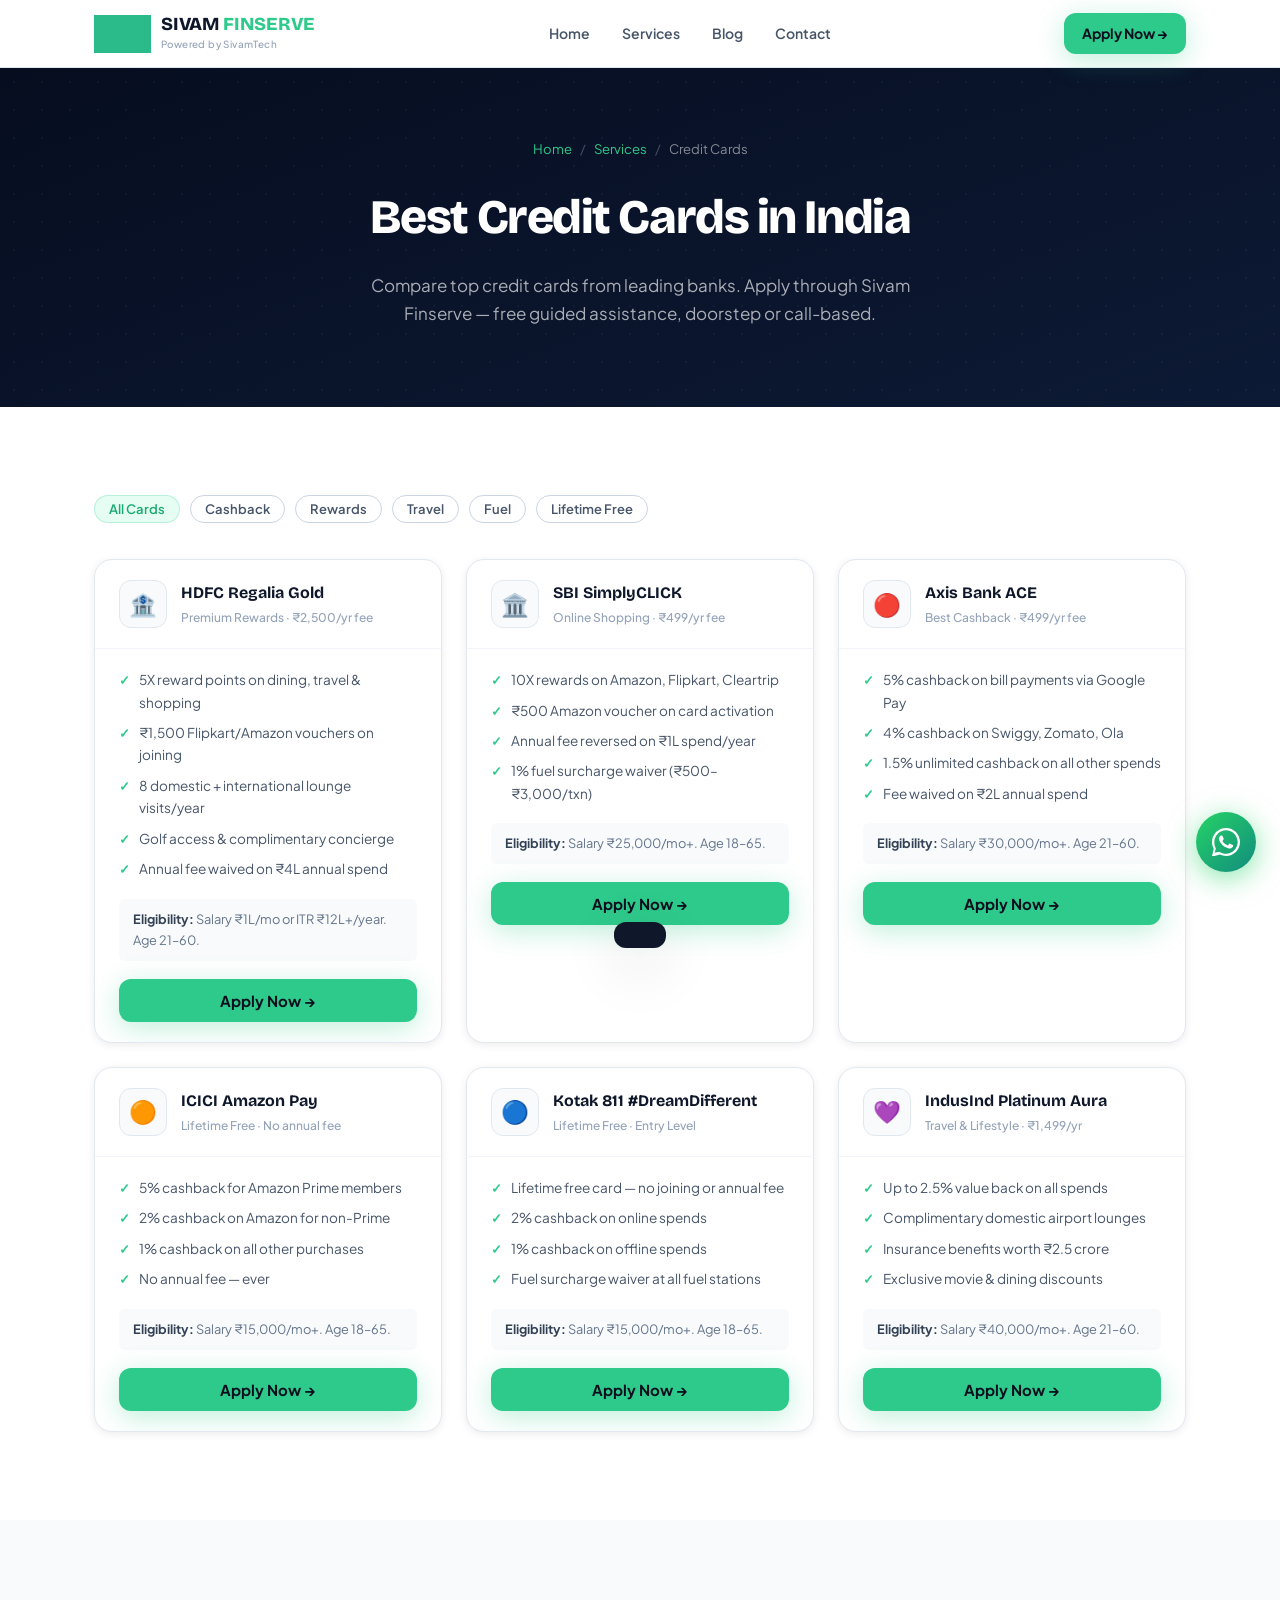
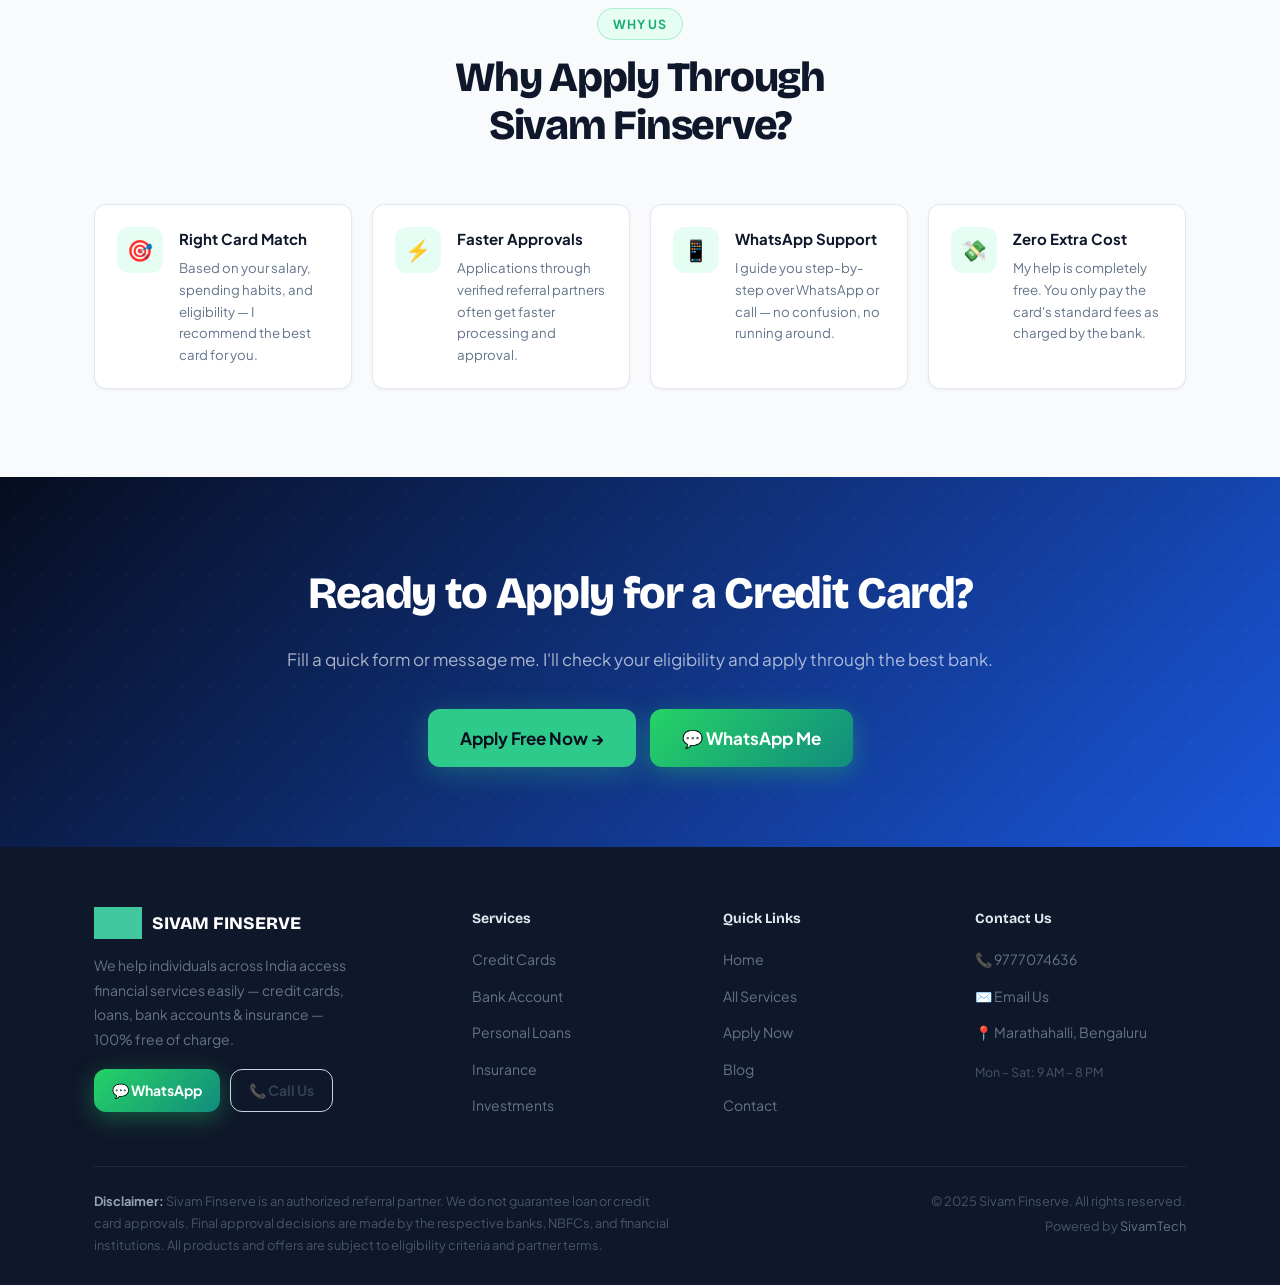
<file: credit-card.html>
<!DOCTYPE html>
<html lang="en">
<head>
  <meta charset="UTF-8"/>
  <meta name="viewport" content="width=device-width, initial-scale=1.0"/>
  <title>Best Credit Cards in India — Sivam Finserve</title>
  <link rel="stylesheet" href="style.css">
  <link href="https://fonts.googleapis.com/css2?family=Plus+Jakarta+Sans:wght@300;400;500;600;700;800&family=Bricolage+Grotesque:wght@400;500;600;700;800&display=swap" rel="stylesheet">
</head>
<body>
<div id="nav-placeholder"></div>

<section class="page-hero">
  <div class="container">
    <div class="breadcrumb"><a href="index.html">Home</a><span>/</span><a href="services.html">Services</a><span>/</span>Credit Cards</div>
    <h1>Best Credit Cards in India</h1>
    <p>Compare top credit cards from leading banks. Apply through Sivam Finserve — free guided assistance, doorstep or call-based.</p>
  </div>
</section>

<section class="section">
  <div class="container">
    <!-- Filter chips -->
    <div style="display:flex;gap:10px;flex-wrap:wrap;margin-bottom:36px;" class="fade-up">
      <button class="chip" style="cursor:pointer;">All Cards</button>
      <button style="padding:5px 14px;border-radius:40px;border:1px solid var(--gray-300);background:white;font-size:.8125rem;font-weight:600;color:var(--gray-600);cursor:pointer;">Cashback</button>
      <button style="padding:5px 14px;border-radius:40px;border:1px solid var(--gray-300);background:white;font-size:.8125rem;font-weight:600;color:var(--gray-600);cursor:pointer;">Rewards</button>
      <button style="padding:5px 14px;border-radius:40px;border:1px solid var(--gray-300);background:white;font-size:.8125rem;font-weight:600;color:var(--gray-600);cursor:pointer;">Travel</button>
      <button style="padding:5px 14px;border-radius:40px;border:1px solid var(--gray-300);background:white;font-size:.8125rem;font-weight:600;color:var(--gray-600);cursor:pointer;">Fuel</button>
      <button style="padding:5px 14px;border-radius:40px;border:1px solid var(--gray-300);background:white;font-size:.8125rem;font-weight:600;color:var(--gray-600);cursor:pointer;">Lifetime Free</button>
    </div>

    <div class="grid-3">

      <!-- HDFC Regalia -->
      <div class="offer-card fade-up">
        <div class="offer-card-head">
          <div class="offer-bank-logo">🏦</div>
          <div>
            <div class="offer-bank-name">HDFC Regalia Gold</div>
            <div class="offer-card-type">Premium Rewards · ₹2,500/yr fee</div>
          </div>
        </div>
        <div class="offer-card-body">
          <div class="offer-benefits">
            <div class="offer-benefit">5X reward points on dining, travel & shopping</div>
            <div class="offer-benefit">₹1,500 Flipkart/Amazon vouchers on joining</div>
            <div class="offer-benefit">8 domestic + international lounge visits/year</div>
            <div class="offer-benefit">Golf access & complimentary concierge</div>
            <div class="offer-benefit">Annual fee waived on ₹4L annual spend</div>
          </div>
          <div class="offer-eligibility"><strong>Eligibility:</strong> Salary ₹1L/mo or ITR ₹12L+/year. Age 21–60.</div>
          <button class="btn btn-primary btn-full" onclick="applyNow('HDFC Regalia Gold Credit Card')">Apply Now →</button>
        </div>
      </div>

      <!-- SBI SimplyCLICK -->
      <div class="offer-card fade-up">
        <div class="offer-card-head">
          <div class="offer-bank-logo">🏛️</div>
          <div>
            <div class="offer-bank-name">SBI SimplyCLICK</div>
            <div class="offer-card-type">Online Shopping · ₹499/yr fee</div>
          </div>
        </div>
        <div class="offer-card-body">
          <div class="offer-benefits">
            <div class="offer-benefit">10X rewards on Amazon, Flipkart, Cleartrip</div>
            <div class="offer-benefit">₹500 Amazon voucher on card activation</div>
            <div class="offer-benefit">Annual fee reversed on ₹1L spend/year</div>
            <div class="offer-benefit">1% fuel surcharge waiver (₹500–₹3,000/txn)</div>
          </div>
          <div class="offer-eligibility"><strong>Eligibility:</strong> Salary ₹25,000/mo+. Age 18–65.</div>
          <button class="btn btn-primary btn-full" onclick="applyNow('SBI SimplyCLICK Credit Card')">Apply Now →</button>
        </div>
      </div>

      <!-- Axis Ace -->
      <div class="offer-card fade-up">
        <div class="offer-card-head">
          <div class="offer-bank-logo">🔴</div>
          <div>
            <div class="offer-bank-name">Axis Bank ACE</div>
            <div class="offer-card-type">Best Cashback · ₹499/yr fee</div>
          </div>
        </div>
        <div class="offer-card-body">
          <div class="offer-benefits">
            <div class="offer-benefit">5% cashback on bill payments via Google Pay</div>
            <div class="offer-benefit">4% cashback on Swiggy, Zomato, Ola</div>
            <div class="offer-benefit">1.5% unlimited cashback on all other spends</div>
            <div class="offer-benefit">Fee waived on ₹2L annual spend</div>
          </div>
          <div class="offer-eligibility"><strong>Eligibility:</strong> Salary ₹30,000/mo+. Age 21–60.</div>
          <button class="btn btn-primary btn-full" onclick="applyNow('Axis Bank ACE Credit Card')">Apply Now →</button>
        </div>
      </div>

      <!-- ICICI Amazon Pay -->
      <div class="offer-card fade-up">
        <div class="offer-card-head">
          <div class="offer-bank-logo">🟠</div>
          <div>
            <div class="offer-bank-name">ICICI Amazon Pay</div>
            <div class="offer-card-type">Lifetime Free · No annual fee</div>
          </div>
        </div>
        <div class="offer-card-body">
          <div class="offer-benefits">
            <div class="offer-benefit">5% cashback for Amazon Prime members</div>
            <div class="offer-benefit">2% cashback on Amazon for non-Prime</div>
            <div class="offer-benefit">1% cashback on all other purchases</div>
            <div class="offer-benefit">No annual fee — ever</div>
          </div>
          <div class="offer-eligibility"><strong>Eligibility:</strong> Salary ₹15,000/mo+. Age 18–65.</div>
          <button class="btn btn-primary btn-full" onclick="applyNow('ICICI Amazon Pay Credit Card')">Apply Now →</button>
        </div>
      </div>

      <!-- Kotak 811 -->
      <div class="offer-card fade-up">
        <div class="offer-card-head">
          <div class="offer-bank-logo">🔵</div>
          <div>
            <div class="offer-bank-name">Kotak 811 #DreamDifferent</div>
            <div class="offer-card-type">Lifetime Free · Entry Level</div>
          </div>
        </div>
        <div class="offer-card-body">
          <div class="offer-benefits">
            <div class="offer-benefit">Lifetime free card — no joining or annual fee</div>
            <div class="offer-benefit">2% cashback on online spends</div>
            <div class="offer-benefit">1% cashback on offline spends</div>
            <div class="offer-benefit">Fuel surcharge waiver at all fuel stations</div>
          </div>
          <div class="offer-eligibility"><strong>Eligibility:</strong> Salary ₹15,000/mo+. Age 18–65.</div>
          <button class="btn btn-primary btn-full" onclick="applyNow('Kotak 811 Credit Card')">Apply Now →</button>
        </div>
      </div>

      <!-- IndusInd Platinum -->
      <div class="offer-card fade-up">
        <div class="offer-card-head">
          <div class="offer-bank-logo">💜</div>
          <div>
            <div class="offer-bank-name">IndusInd Platinum Aura</div>
            <div class="offer-card-type">Travel & Lifestyle · ₹1,499/yr</div>
          </div>
        </div>
        <div class="offer-card-body">
          <div class="offer-benefits">
            <div class="offer-benefit">Up to 2.5% value back on all spends</div>
            <div class="offer-benefit">Complimentary domestic airport lounges</div>
            <div class="offer-benefit">Insurance benefits worth ₹2.5 crore</div>
            <div class="offer-benefit">Exclusive movie & dining discounts</div>
          </div>
          <div class="offer-eligibility"><strong>Eligibility:</strong> Salary ₹40,000/mo+. Age 21–60.</div>
          <button class="btn btn-primary btn-full" onclick="applyNow('IndusInd Platinum Aura Credit Card')">Apply Now →</button>
        </div>
      </div>

    </div>
  </div>
</section>

<!-- Why Apply Through Us -->
<section class="section section-alt">
  <div class="container">
    <div class="section-header center fade-up">
      <div class="section-tag">Why Us</div>
      <h2 class="section-title">Why Apply Through<br>Sivam Finserve?</h2>
    </div>
    <div class="benefits-grid">
      <div class="benefit-card fade-up"><div class="benefit-icon">🎯</div><div><h4>Right Card Match</h4><p>Based on your salary, spending habits, and eligibility — I recommend the best card for you.</p></div></div>
      <div class="benefit-card fade-up"><div class="benefit-icon">⚡</div><div><h4>Faster Approvals</h4><p>Applications through verified referral partners often get faster processing and approval.</p></div></div>
      <div class="benefit-card fade-up"><div class="benefit-icon">📱</div><div><h4>WhatsApp Support</h4><p>I guide you step-by-step over WhatsApp or call — no confusion, no running around.</p></div></div>
      <div class="benefit-card fade-up"><div class="benefit-icon">💸</div><div><h4>Zero Extra Cost</h4><p>My help is completely free. You only pay the card's standard fees as charged by the bank.</p></div></div>
    </div>
  </div>
</section>

<section class="cta-section">
  <div class="container">
    <h2>Ready to Apply for a Credit Card?</h2>
    <p>Fill a quick form or message me. I'll check your eligibility and apply through the best bank.</p>
    <div class="cta-btns">
      <a href="apply.html?service=Credit+Card" class="btn btn-primary btn-lg">Apply Free Now →</a>
      <a href="https://wa.me/919777074636?text=Hi!%20I%20want%20to%20apply%20for%20a%20credit%20card." target="_blank" class="btn btn-wa btn-lg">💬 WhatsApp Me</a>
    </div>
  </div>
</section>

<div id="footer-placeholder"></div>
<script src="components.js"></script>
<script src="script.js"></script>
</body>
</html>
</file>
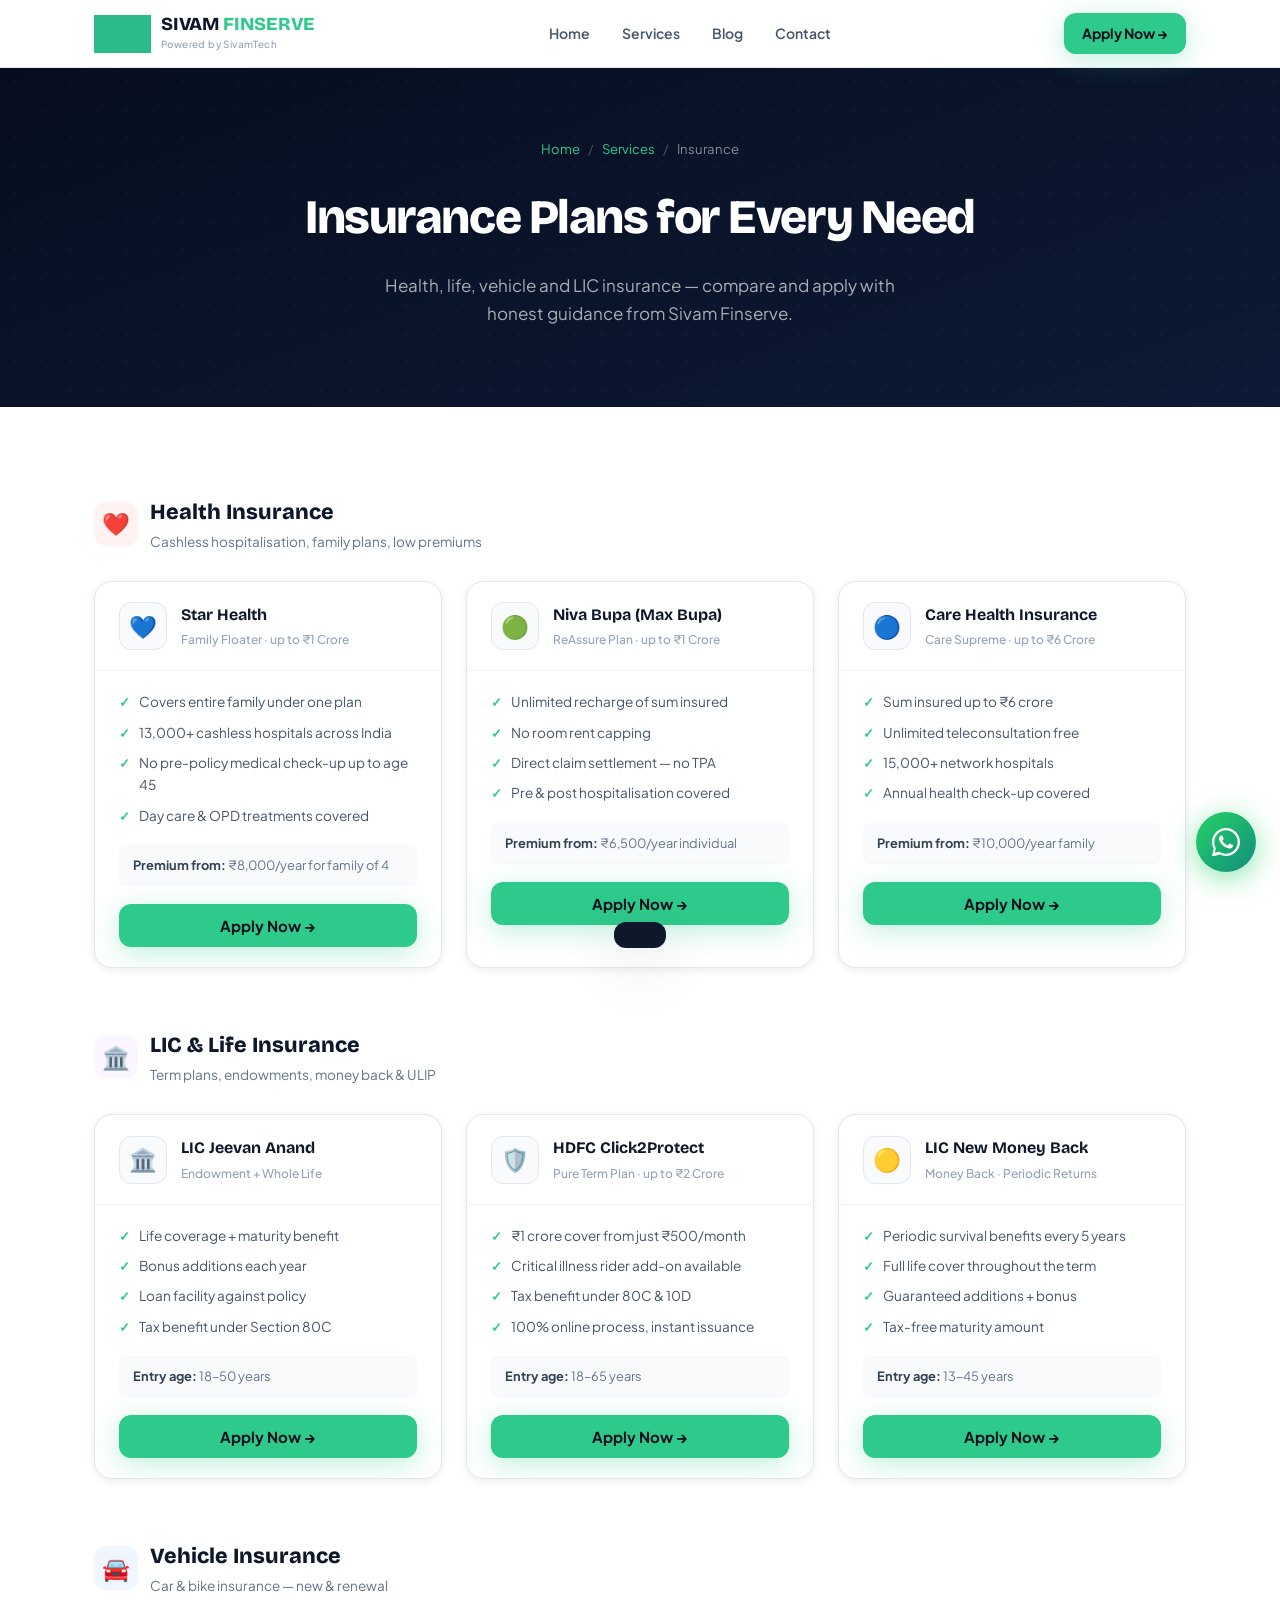
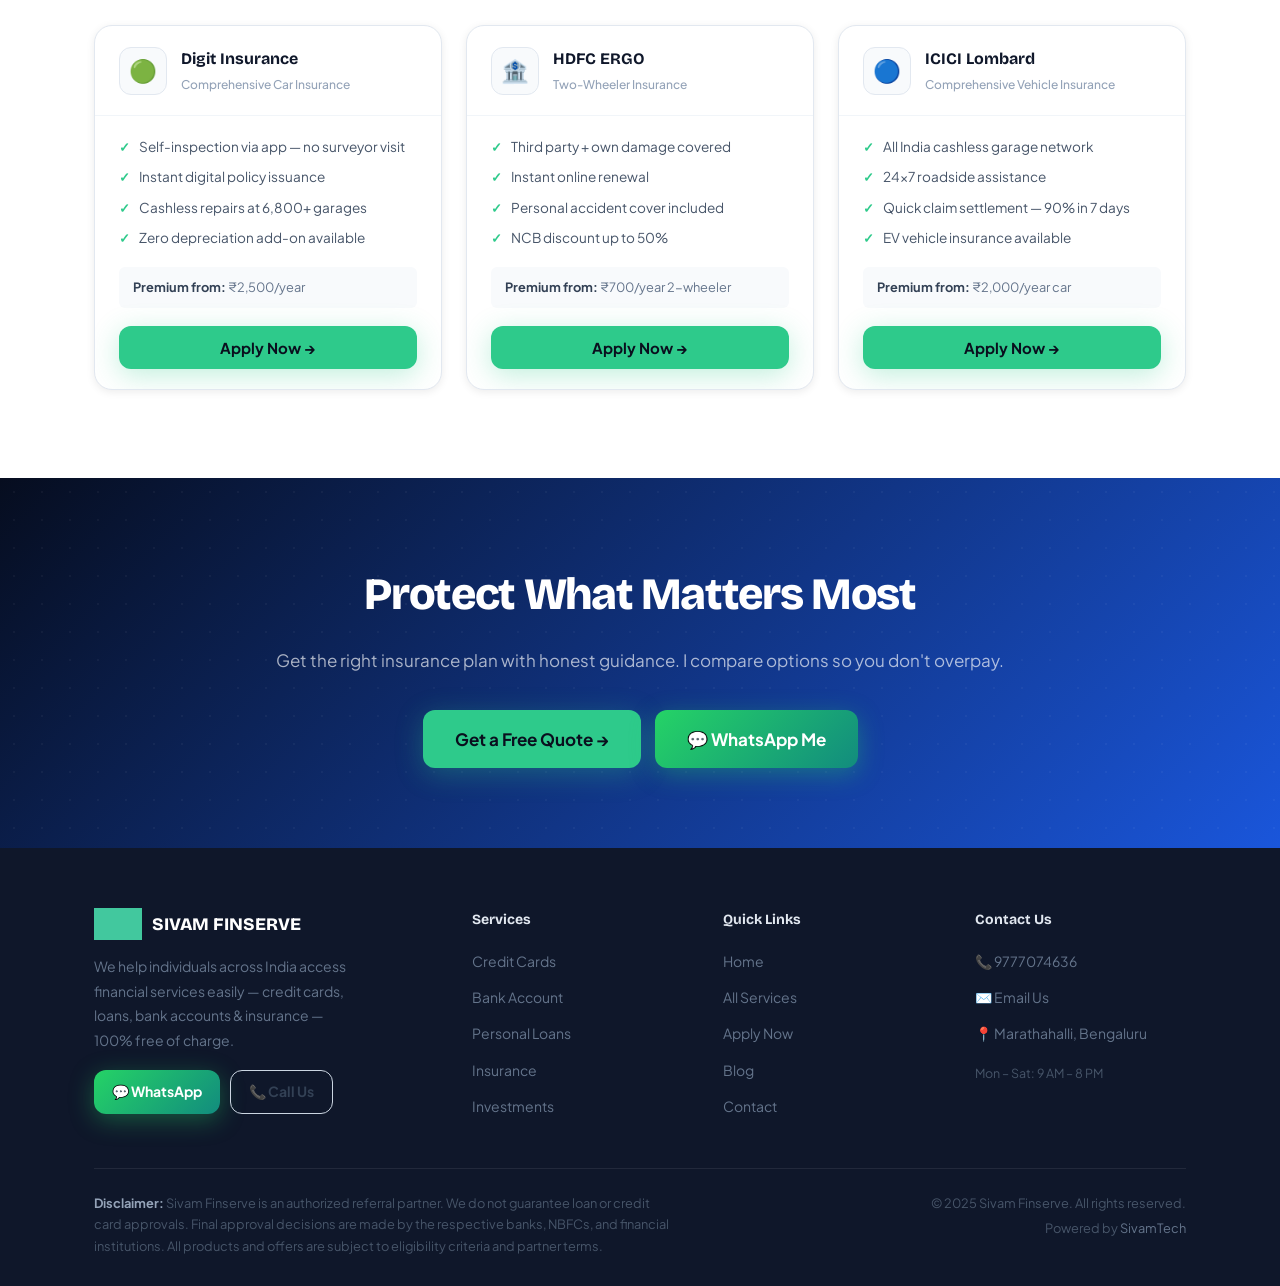
<file: insurance.html>
<!DOCTYPE html>
<html lang="en">
<head>
  <meta charset="UTF-8"/>
  <meta name="viewport" content="width=device-width, initial-scale=1.0"/>
  <title>Insurance Plans — Sivam Finserve</title>
  <link rel="stylesheet" href="style.css">
  <link href="https://fonts.googleapis.com/css2?family=Plus+Jakarta+Sans:wght@300;400;500;600;700;800&family=Bricolage+Grotesque:wght@400;500;600;700;800&display=swap" rel="stylesheet">
</head>
<body>
<div id="nav-placeholder"></div>

<section class="page-hero">
  <div class="container">
    <div class="breadcrumb"><a href="index.html">Home</a><span>/</span><a href="services.html">Services</a><span>/</span>Insurance</div>
    <h1>Insurance Plans for Every Need</h1>
    <p>Health, life, vehicle and LIC insurance — compare and apply with honest guidance from Sivam Finserve.</p>
  </div>
</section>

<section class="section">
  <div class="container">

    <!-- Health Insurance -->
    <div style="margin-bottom:60px;">
      <div style="display:flex;align-items:center;gap:12px;margin-bottom:28px;" class="fade-up">
        <div style="width:44px;height:44px;background:#fef2f2;border-radius:12px;display:flex;align-items:center;justify-content:center;font-size:1.4rem;">❤️</div>
        <div><div style="font-family:var(--font-display);font-weight:800;font-size:1.35rem;color:var(--gray-900);">Health Insurance</div><div style="font-size:.85rem;color:var(--gray-500);">Cashless hospitalisation, family plans, low premiums</div></div>
      </div>
      <div class="grid-3">
        <div class="offer-card fade-up">
          <div class="offer-card-head"><div class="offer-bank-logo">💙</div><div><div class="offer-bank-name">Star Health</div><div class="offer-card-type">Family Floater · up to ₹1 Crore</div></div></div>
          <div class="offer-card-body">
            <div class="offer-benefits">
              <div class="offer-benefit">Covers entire family under one plan</div>
              <div class="offer-benefit">13,000+ cashless hospitals across India</div>
              <div class="offer-benefit">No pre-policy medical check-up up to age 45</div>
              <div class="offer-benefit">Day care & OPD treatments covered</div>
            </div>
            <div class="offer-eligibility"><strong>Premium from:</strong> ₹8,000/year for family of 4</div>
            <button class="btn btn-primary btn-full" onclick="applyNow('Star Health Family Floater Insurance')">Apply Now →</button>
          </div>
        </div>
        <div class="offer-card fade-up">
          <div class="offer-card-head"><div class="offer-bank-logo">🟢</div><div><div class="offer-bank-name">Niva Bupa (Max Bupa)</div><div class="offer-card-type">ReAssure Plan · up to ₹1 Crore</div></div></div>
          <div class="offer-card-body">
            <div class="offer-benefits">
              <div class="offer-benefit">Unlimited recharge of sum insured</div>
              <div class="offer-benefit">No room rent capping</div>
              <div class="offer-benefit">Direct claim settlement — no TPA</div>
              <div class="offer-benefit">Pre & post hospitalisation covered</div>
            </div>
            <div class="offer-eligibility"><strong>Premium from:</strong> ₹6,500/year individual</div>
            <button class="btn btn-primary btn-full" onclick="applyNow('Niva Bupa Health Insurance')">Apply Now →</button>
          </div>
        </div>
        <div class="offer-card fade-up">
          <div class="offer-card-head"><div class="offer-bank-logo">🔵</div><div><div class="offer-bank-name">Care Health Insurance</div><div class="offer-card-type">Care Supreme · up to ₹6 Crore</div></div></div>
          <div class="offer-card-body">
            <div class="offer-benefits">
              <div class="offer-benefit">Sum insured up to ₹6 crore</div>
              <div class="offer-benefit">Unlimited teleconsultation free</div>
              <div class="offer-benefit">15,000+ network hospitals</div>
              <div class="offer-benefit">Annual health check-up covered</div>
            </div>
            <div class="offer-eligibility"><strong>Premium from:</strong> ₹10,000/year family</div>
            <button class="btn btn-primary btn-full" onclick="applyNow('Care Health Insurance')">Apply Now →</button>
          </div>
        </div>
      </div>
    </div>

    <!-- LIC & Life Insurance -->
    <div style="margin-bottom:60px;">
      <div style="display:flex;align-items:center;gap:12px;margin-bottom:28px;" class="fade-up">
        <div style="width:44px;height:44px;background:#faf5ff;border-radius:12px;display:flex;align-items:center;justify-content:center;font-size:1.4rem;">🏛️</div>
        <div><div style="font-family:var(--font-display);font-weight:800;font-size:1.35rem;color:var(--gray-900);">LIC & Life Insurance</div><div style="font-size:.85rem;color:var(--gray-500);">Term plans, endowments, money back & ULIP</div></div>
      </div>
      <div class="grid-3">
        <div class="offer-card fade-up">
          <div class="offer-card-head"><div class="offer-bank-logo">🏛️</div><div><div class="offer-bank-name">LIC Jeevan Anand</div><div class="offer-card-type">Endowment + Whole Life</div></div></div>
          <div class="offer-card-body">
            <div class="offer-benefits">
              <div class="offer-benefit">Life coverage + maturity benefit</div>
              <div class="offer-benefit">Bonus additions each year</div>
              <div class="offer-benefit">Loan facility against policy</div>
              <div class="offer-benefit">Tax benefit under Section 80C</div>
            </div>
            <div class="offer-eligibility"><strong>Entry age:</strong> 18–50 years</div>
            <button class="btn btn-primary btn-full" onclick="applyNow('LIC Jeevan Anand Policy')">Apply Now →</button>
          </div>
        </div>
        <div class="offer-card fade-up">
          <div class="offer-card-head"><div class="offer-bank-logo">🛡️</div><div><div class="offer-bank-name">HDFC Click2Protect</div><div class="offer-card-type">Pure Term Plan · up to ₹2 Crore</div></div></div>
          <div class="offer-card-body">
            <div class="offer-benefits">
              <div class="offer-benefit">₹1 crore cover from just ₹500/month</div>
              <div class="offer-benefit">Critical illness rider add-on available</div>
              <div class="offer-benefit">Tax benefit under 80C & 10D</div>
              <div class="offer-benefit">100% online process, instant issuance</div>
            </div>
            <div class="offer-eligibility"><strong>Entry age:</strong> 18–65 years</div>
            <button class="btn btn-primary btn-full" onclick="applyNow('HDFC Click2Protect Term Plan')">Apply Now →</button>
          </div>
        </div>
        <div class="offer-card fade-up">
          <div class="offer-card-head"><div class="offer-bank-logo">🟡</div><div><div class="offer-bank-name">LIC New Money Back</div><div class="offer-card-type">Money Back · Periodic Returns</div></div></div>
          <div class="offer-card-body">
            <div class="offer-benefits">
              <div class="offer-benefit">Periodic survival benefits every 5 years</div>
              <div class="offer-benefit">Full life cover throughout the term</div>
              <div class="offer-benefit">Guaranteed additions + bonus</div>
              <div class="offer-benefit">Tax-free maturity amount</div>
            </div>
            <div class="offer-eligibility"><strong>Entry age:</strong> 13–45 years</div>
            <button class="btn btn-primary btn-full" onclick="applyNow('LIC New Money Back Plan')">Apply Now →</button>
          </div>
        </div>
      </div>
    </div>

    <!-- Vehicle Insurance -->
    <div>
      <div style="display:flex;align-items:center;gap:12px;margin-bottom:28px;" class="fade-up">
        <div style="width:44px;height:44px;background:#eff6ff;border-radius:12px;display:flex;align-items:center;justify-content:center;font-size:1.4rem;">🚘</div>
        <div><div style="font-family:var(--font-display);font-weight:800;font-size:1.35rem;color:var(--gray-900);">Vehicle Insurance</div><div style="font-size:.85rem;color:var(--gray-500);">Car & bike insurance — new & renewal</div></div>
      </div>
      <div class="grid-3">
        <div class="offer-card fade-up">
          <div class="offer-card-head"><div class="offer-bank-logo">🟢</div><div><div class="offer-bank-name">Digit Insurance</div><div class="offer-card-type">Comprehensive Car Insurance</div></div></div>
          <div class="offer-card-body">
            <div class="offer-benefits">
              <div class="offer-benefit">Self-inspection via app — no surveyor visit</div>
              <div class="offer-benefit">Instant digital policy issuance</div>
              <div class="offer-benefit">Cashless repairs at 6,800+ garages</div>
              <div class="offer-benefit">Zero depreciation add-on available</div>
            </div>
            <div class="offer-eligibility"><strong>Premium from:</strong> ₹2,500/year</div>
            <button class="btn btn-primary btn-full" onclick="applyNow('Digit Car Insurance')">Apply Now →</button>
          </div>
        </div>
        <div class="offer-card fade-up">
          <div class="offer-card-head"><div class="offer-bank-logo">🏦</div><div><div class="offer-bank-name">HDFC ERGO</div><div class="offer-card-type">Two-Wheeler Insurance</div></div></div>
          <div class="offer-card-body">
            <div class="offer-benefits">
              <div class="offer-benefit">Third party + own damage covered</div>
              <div class="offer-benefit">Instant online renewal</div>
              <div class="offer-benefit">Personal accident cover included</div>
              <div class="offer-benefit">NCB discount up to 50%</div>
            </div>
            <div class="offer-eligibility"><strong>Premium from:</strong> ₹700/year 2-wheeler</div>
            <button class="btn btn-primary btn-full" onclick="applyNow('HDFC ERGO Bike Insurance')">Apply Now →</button>
          </div>
        </div>
        <div class="offer-card fade-up">
          <div class="offer-card-head"><div class="offer-bank-logo">🔵</div><div><div class="offer-bank-name">ICICI Lombard</div><div class="offer-card-type">Comprehensive Vehicle Insurance</div></div></div>
          <div class="offer-card-body">
            <div class="offer-benefits">
              <div class="offer-benefit">All India cashless garage network</div>
              <div class="offer-benefit">24x7 roadside assistance</div>
              <div class="offer-benefit">Quick claim settlement — 90% in 7 days</div>
              <div class="offer-benefit">EV vehicle insurance available</div>
            </div>
            <div class="offer-eligibility"><strong>Premium from:</strong> ₹2,000/year car</div>
            <button class="btn btn-primary btn-full" onclick="applyNow('ICICI Lombard Vehicle Insurance')">Apply Now →</button>
          </div>
        </div>
      </div>
    </div>
  </div>
</section>

<section class="cta-section">
  <div class="container">
    <h2>Protect What Matters Most</h2>
    <p>Get the right insurance plan with honest guidance. I compare options so you don't overpay.</p>
    <div class="cta-btns">
      <a href="apply.html?service=Insurance" class="btn btn-primary btn-lg">Get a Free Quote →</a>
      <a href="https://wa.me/919777074636?text=Hi!%20I%20want%20help%20with%20insurance." target="_blank" class="btn btn-wa btn-lg">💬 WhatsApp Me</a>
    </div>
  </div>
</section>

<div id="footer-placeholder"></div>
<script src="components.js"></script>
<script src="script.js"></script>
</body>
</html>
</file>
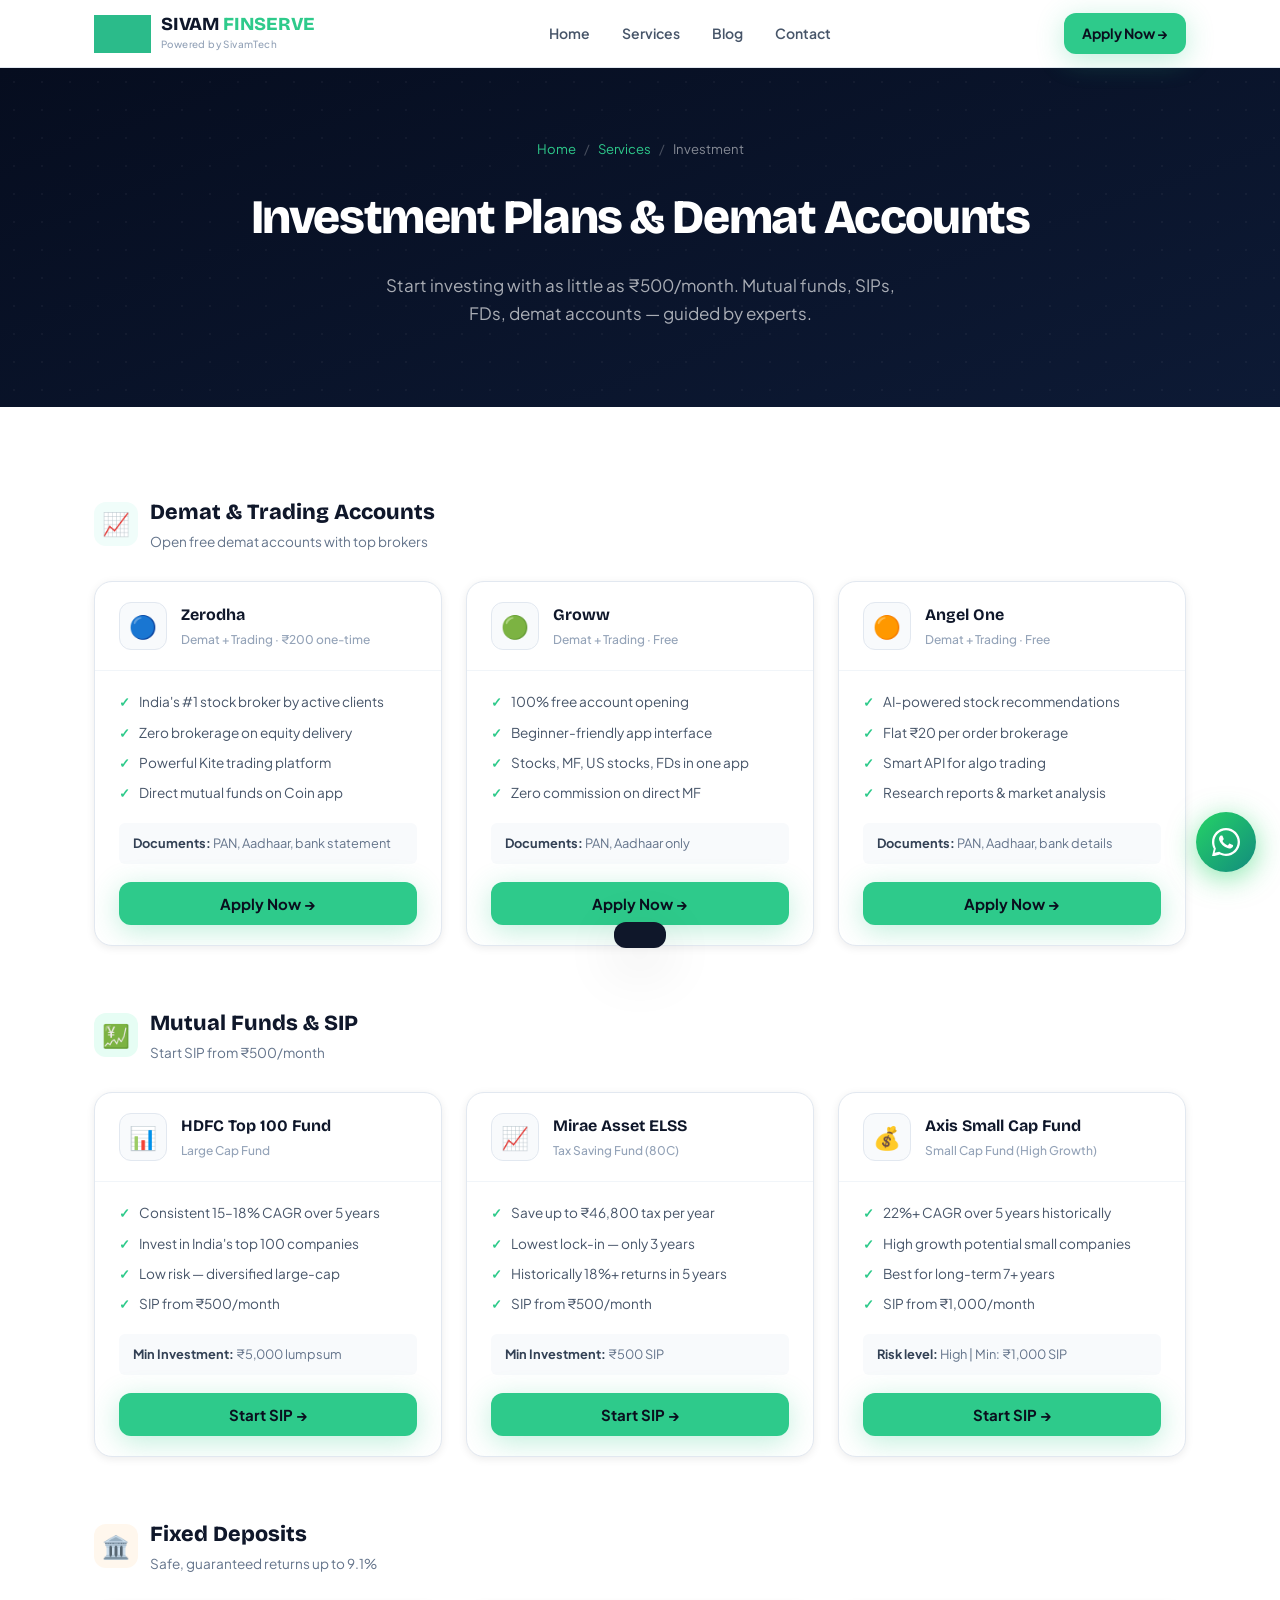
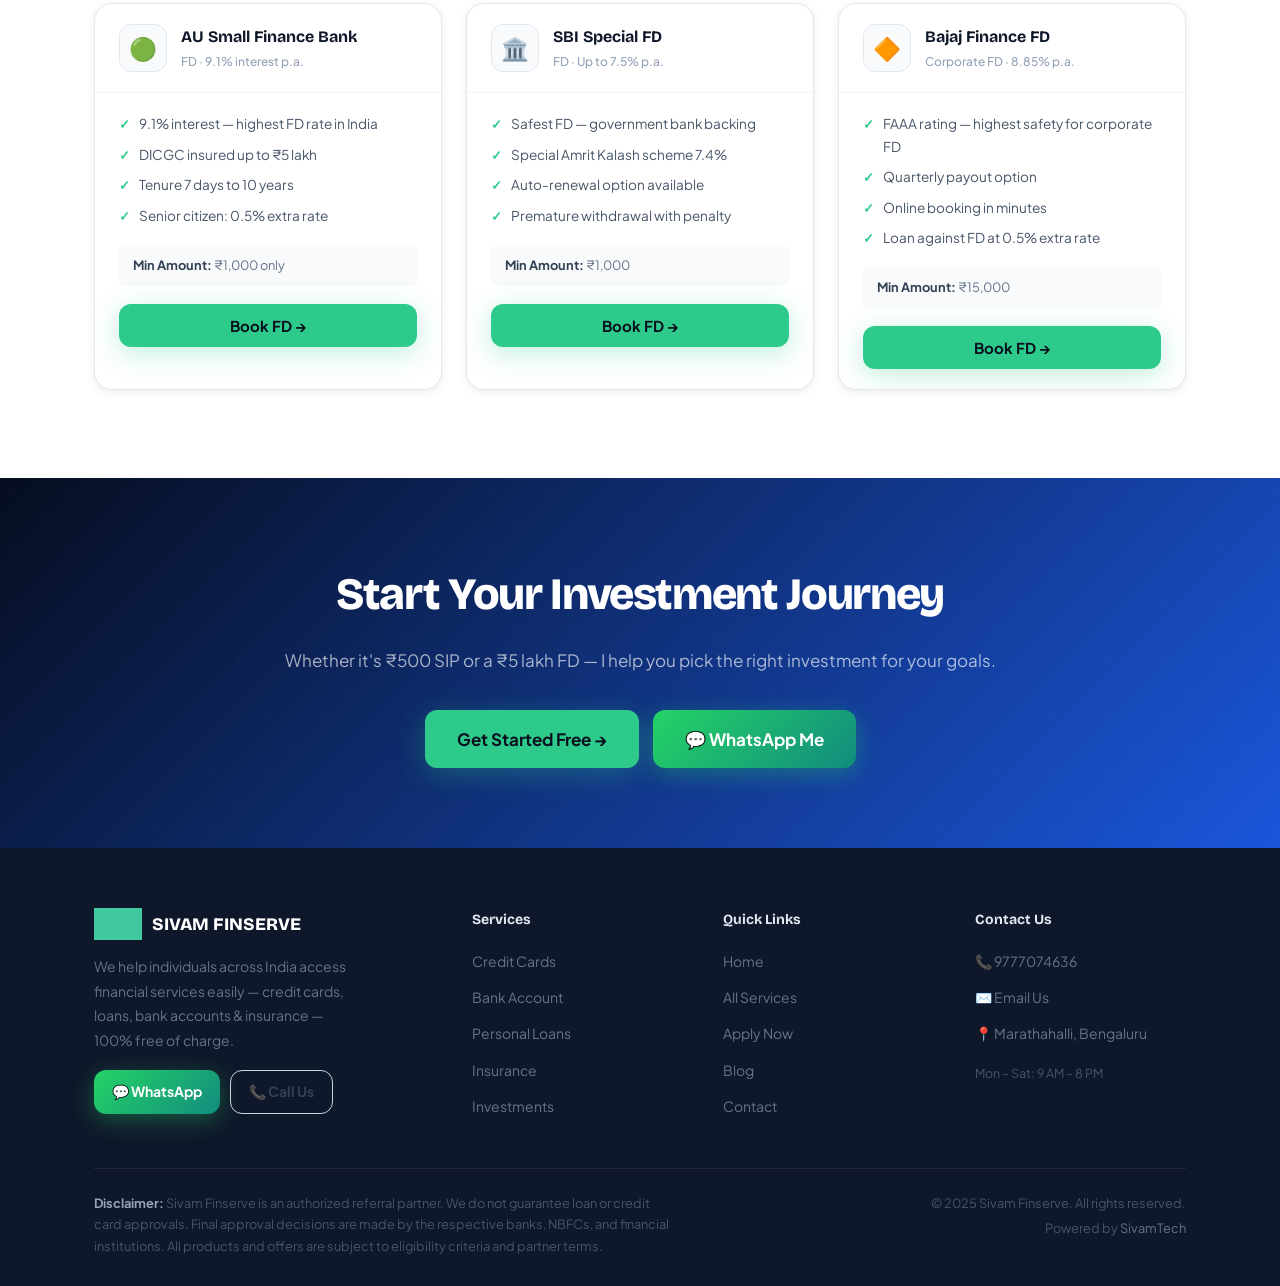
<file: investment.html>
<!DOCTYPE html>
<html lang="en">
<head>
  <meta charset="UTF-8"/>
  <meta name="viewport" content="width=device-width, initial-scale=1.0"/>
  <title>Investment Plans — Sivam Finserve</title>
  <link rel="stylesheet" href="style.css">
  <link href="https://fonts.googleapis.com/css2?family=Plus+Jakarta+Sans:wght@300;400;500;600;700;800&family=Bricolage+Grotesque:wght@400;500;600;700;800&display=swap" rel="stylesheet">
</head>
<body>
<div id="nav-placeholder"></div>

<section class="page-hero">
  <div class="container">
    <div class="breadcrumb"><a href="index.html">Home</a><span>/</span><a href="services.html">Services</a><span>/</span>Investment</div>
    <h1>Investment Plans & Demat Accounts</h1>
    <p>Start investing with as little as ₹500/month. Mutual funds, SIPs, FDs, demat accounts — guided by experts.</p>
  </div>
</section>

<section class="section">
  <div class="container">

    <div style="margin-bottom:60px;">
      <div style="display:flex;align-items:center;gap:12px;margin-bottom:28px;" class="fade-up">
        <div style="width:44px;height:44px;background:#f0fdfa;border-radius:12px;display:flex;align-items:center;justify-content:center;font-size:1.4rem;">📈</div>
        <div><div style="font-family:var(--font-display);font-weight:800;font-size:1.35rem;color:var(--gray-900);">Demat & Trading Accounts</div><div style="font-size:.85rem;color:var(--gray-500);">Open free demat accounts with top brokers</div></div>
      </div>
      <div class="grid-3">
        <div class="offer-card fade-up">
          <div class="offer-card-head"><div class="offer-bank-logo">🔵</div><div><div class="offer-bank-name">Zerodha</div><div class="offer-card-type">Demat + Trading · ₹200 one-time</div></div></div>
          <div class="offer-card-body">
            <div class="offer-benefits">
              <div class="offer-benefit">India's #1 stock broker by active clients</div>
              <div class="offer-benefit">Zero brokerage on equity delivery</div>
              <div class="offer-benefit">Powerful Kite trading platform</div>
              <div class="offer-benefit">Direct mutual funds on Coin app</div>
            </div>
            <div class="offer-eligibility"><strong>Documents:</strong> PAN, Aadhaar, bank statement</div>
            <button class="btn btn-primary btn-full" onclick="applyNow('Zerodha Demat Account')">Apply Now →</button>
          </div>
        </div>
        <div class="offer-card fade-up">
          <div class="offer-card-head"><div class="offer-bank-logo">🟢</div><div><div class="offer-bank-name">Groww</div><div class="offer-card-type">Demat + Trading · Free</div></div></div>
          <div class="offer-card-body">
            <div class="offer-benefits">
              <div class="offer-benefit">100% free account opening</div>
              <div class="offer-benefit">Beginner-friendly app interface</div>
              <div class="offer-benefit">Stocks, MF, US stocks, FDs in one app</div>
              <div class="offer-benefit">Zero commission on direct MF</div>
            </div>
            <div class="offer-eligibility"><strong>Documents:</strong> PAN, Aadhaar only</div>
            <button class="btn btn-primary btn-full" onclick="applyNow('Groww Demat Account')">Apply Now →</button>
          </div>
        </div>
        <div class="offer-card fade-up">
          <div class="offer-card-head"><div class="offer-bank-logo">🟠</div><div><div class="offer-bank-name">Angel One</div><div class="offer-card-type">Demat + Trading · Free</div></div></div>
          <div class="offer-card-body">
            <div class="offer-benefits">
              <div class="offer-benefit">AI-powered stock recommendations</div>
              <div class="offer-benefit">Flat ₹20 per order brokerage</div>
              <div class="offer-benefit">Smart API for algo trading</div>
              <div class="offer-benefit">Research reports & market analysis</div>
            </div>
            <div class="offer-eligibility"><strong>Documents:</strong> PAN, Aadhaar, bank details</div>
            <button class="btn btn-primary btn-full" onclick="applyNow('Angel One Demat Account')">Apply Now →</button>
          </div>
        </div>
      </div>
    </div>

    <div style="margin-bottom:60px;">
      <div style="display:flex;align-items:center;gap:12px;margin-bottom:28px;" class="fade-up">
        <div style="width:44px;height:44px;background:var(--brand-green-l);border-radius:12px;display:flex;align-items:center;justify-content:center;font-size:1.4rem;">💹</div>
        <div><div style="font-family:var(--font-display);font-weight:800;font-size:1.35rem;color:var(--gray-900);">Mutual Funds & SIP</div><div style="font-size:.85rem;color:var(--gray-500);">Start SIP from ₹500/month</div></div>
      </div>
      <div class="grid-3">
        <div class="offer-card fade-up">
          <div class="offer-card-head"><div class="offer-bank-logo">📊</div><div><div class="offer-bank-name">HDFC Top 100 Fund</div><div class="offer-card-type">Large Cap Fund</div></div></div>
          <div class="offer-card-body">
            <div class="offer-benefits">
              <div class="offer-benefit">Consistent 15–18% CAGR over 5 years</div>
              <div class="offer-benefit">Invest in India's top 100 companies</div>
              <div class="offer-benefit">Low risk — diversified large-cap</div>
              <div class="offer-benefit">SIP from ₹500/month</div>
            </div>
            <div class="offer-eligibility"><strong>Min Investment:</strong> ₹5,000 lumpsum</div>
            <button class="btn btn-primary btn-full" onclick="applyNow('HDFC Top 100 Mutual Fund SIP')">Start SIP →</button>
          </div>
        </div>
        <div class="offer-card fade-up">
          <div class="offer-card-head"><div class="offer-bank-logo">📈</div><div><div class="offer-bank-name">Mirae Asset ELSS</div><div class="offer-card-type">Tax Saving Fund (80C)</div></div></div>
          <div class="offer-card-body">
            <div class="offer-benefits">
              <div class="offer-benefit">Save up to ₹46,800 tax per year</div>
              <div class="offer-benefit">Lowest lock-in — only 3 years</div>
              <div class="offer-benefit">Historically 18%+ returns in 5 years</div>
              <div class="offer-benefit">SIP from ₹500/month</div>
            </div>
            <div class="offer-eligibility"><strong>Min Investment:</strong> ₹500 SIP</div>
            <button class="btn btn-primary btn-full" onclick="applyNow('Mirae Asset ELSS Tax Saving Fund')">Start SIP →</button>
          </div>
        </div>
        <div class="offer-card fade-up">
          <div class="offer-card-head"><div class="offer-bank-logo">💰</div><div><div class="offer-bank-name">Axis Small Cap Fund</div><div class="offer-card-type">Small Cap Fund (High Growth)</div></div></div>
          <div class="offer-card-body">
            <div class="offer-benefits">
              <div class="offer-benefit">22%+ CAGR over 5 years historically</div>
              <div class="offer-benefit">High growth potential small companies</div>
              <div class="offer-benefit">Best for long-term 7+ years</div>
              <div class="offer-benefit">SIP from ₹1,000/month</div>
            </div>
            <div class="offer-eligibility"><strong>Risk level:</strong> High | Min: ₹1,000 SIP</div>
            <button class="btn btn-primary btn-full" onclick="applyNow('Axis Small Cap Fund SIP')">Start SIP →</button>
          </div>
        </div>
      </div>
    </div>

    <div>
      <div style="display:flex;align-items:center;gap:12px;margin-bottom:28px;" class="fade-up">
        <div style="width:44px;height:44px;background:#fff7ed;border-radius:12px;display:flex;align-items:center;justify-content:center;font-size:1.4rem;">🏛️</div>
        <div><div style="font-family:var(--font-display);font-weight:800;font-size:1.35rem;color:var(--gray-900);">Fixed Deposits</div><div style="font-size:.85rem;color:var(--gray-500);">Safe, guaranteed returns up to 9.1%</div></div>
      </div>
      <div class="grid-3">
        <div class="offer-card fade-up">
          <div class="offer-card-head"><div class="offer-bank-logo">🟢</div><div><div class="offer-bank-name">AU Small Finance Bank</div><div class="offer-card-type">FD · 9.1% interest p.a.</div></div></div>
          <div class="offer-card-body">
            <div class="offer-benefits">
              <div class="offer-benefit">9.1% interest — highest FD rate in India</div>
              <div class="offer-benefit">DICGC insured up to ₹5 lakh</div>
              <div class="offer-benefit">Tenure 7 days to 10 years</div>
              <div class="offer-benefit">Senior citizen: 0.5% extra rate</div>
            </div>
            <div class="offer-eligibility"><strong>Min Amount:</strong> ₹1,000 only</div>
            <button class="btn btn-primary btn-full" onclick="applyNow('AU Small Finance Bank FD')">Book FD →</button>
          </div>
        </div>
        <div class="offer-card fade-up">
          <div class="offer-card-head"><div class="offer-bank-logo">🏛️</div><div><div class="offer-bank-name">SBI Special FD</div><div class="offer-card-type">FD · Up to 7.5% p.a.</div></div></div>
          <div class="offer-card-body">
            <div class="offer-benefits">
              <div class="offer-benefit">Safest FD — government bank backing</div>
              <div class="offer-benefit">Special Amrit Kalash scheme 7.4%</div>
              <div class="offer-benefit">Auto-renewal option available</div>
              <div class="offer-benefit">Premature withdrawal with penalty</div>
            </div>
            <div class="offer-eligibility"><strong>Min Amount:</strong> ₹1,000</div>
            <button class="btn btn-primary btn-full" onclick="applyNow('SBI Fixed Deposit')">Book FD →</button>
          </div>
        </div>
        <div class="offer-card fade-up">
          <div class="offer-card-head"><div class="offer-bank-logo">🔶</div><div><div class="offer-bank-name">Bajaj Finance FD</div><div class="offer-card-type">Corporate FD · 8.85% p.a.</div></div></div>
          <div class="offer-card-body">
            <div class="offer-benefits">
              <div class="offer-benefit">FAAA rating — highest safety for corporate FD</div>
              <div class="offer-benefit">Quarterly payout option</div>
              <div class="offer-benefit">Online booking in minutes</div>
              <div class="offer-benefit">Loan against FD at 0.5% extra rate</div>
            </div>
            <div class="offer-eligibility"><strong>Min Amount:</strong> ₹15,000</div>
            <button class="btn btn-primary btn-full" onclick="applyNow('Bajaj Finance Fixed Deposit')">Book FD →</button>
          </div>
        </div>
      </div>
    </div>
  </div>
</section>

<section class="cta-section">
  <div class="container">
    <h2>Start Your Investment Journey</h2>
    <p>Whether it's ₹500 SIP or a ₹5 lakh FD — I help you pick the right investment for your goals.</p>
    <div class="cta-btns">
      <a href="apply.html?service=Investment+Plans" class="btn btn-primary btn-lg">Get Started Free →</a>
      <a href="https://wa.me/919777074636?text=Hi!%20I%20want%20help%20with%20investments." target="_blank" class="btn btn-wa btn-lg">💬 WhatsApp Me</a>
    </div>
  </div>
</section>

<div id="footer-placeholder"></div>
<script src="components.js"></script>
<script src="script.js"></script>
</body>
</html>
</file>
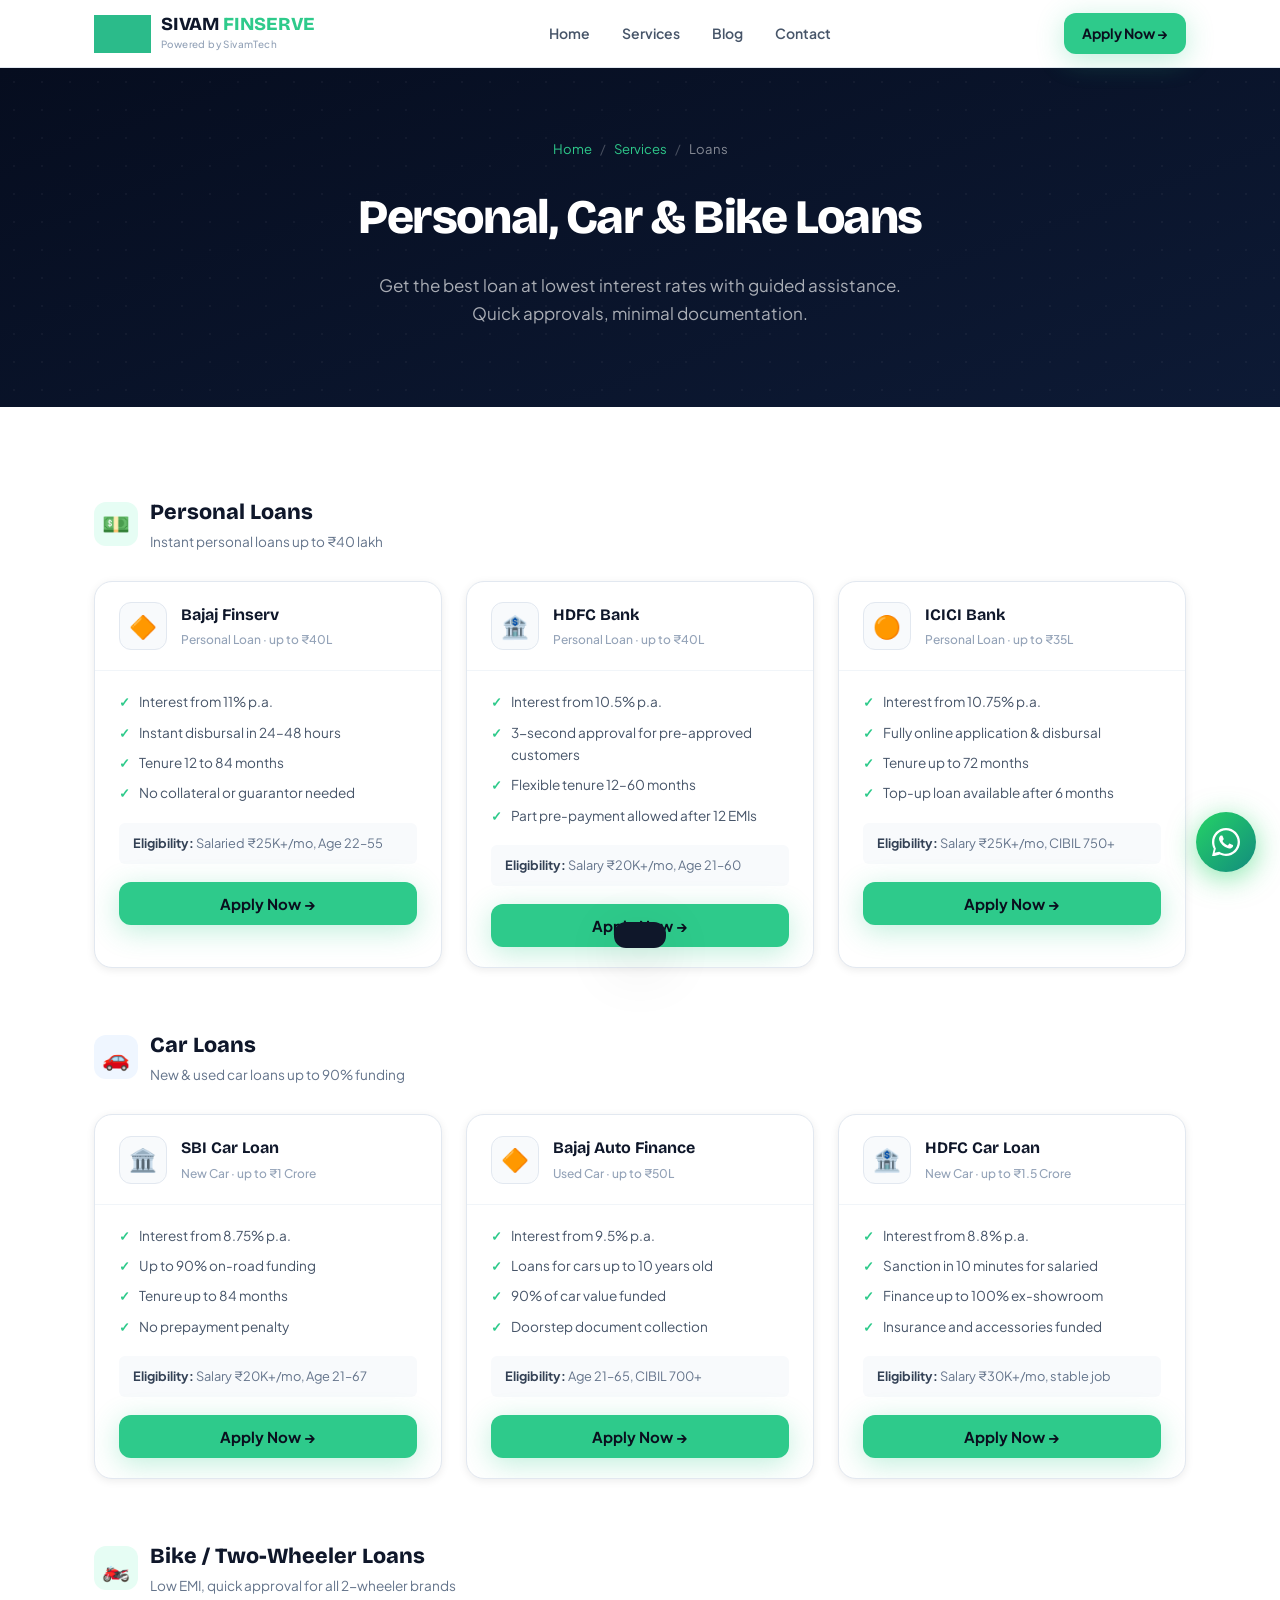
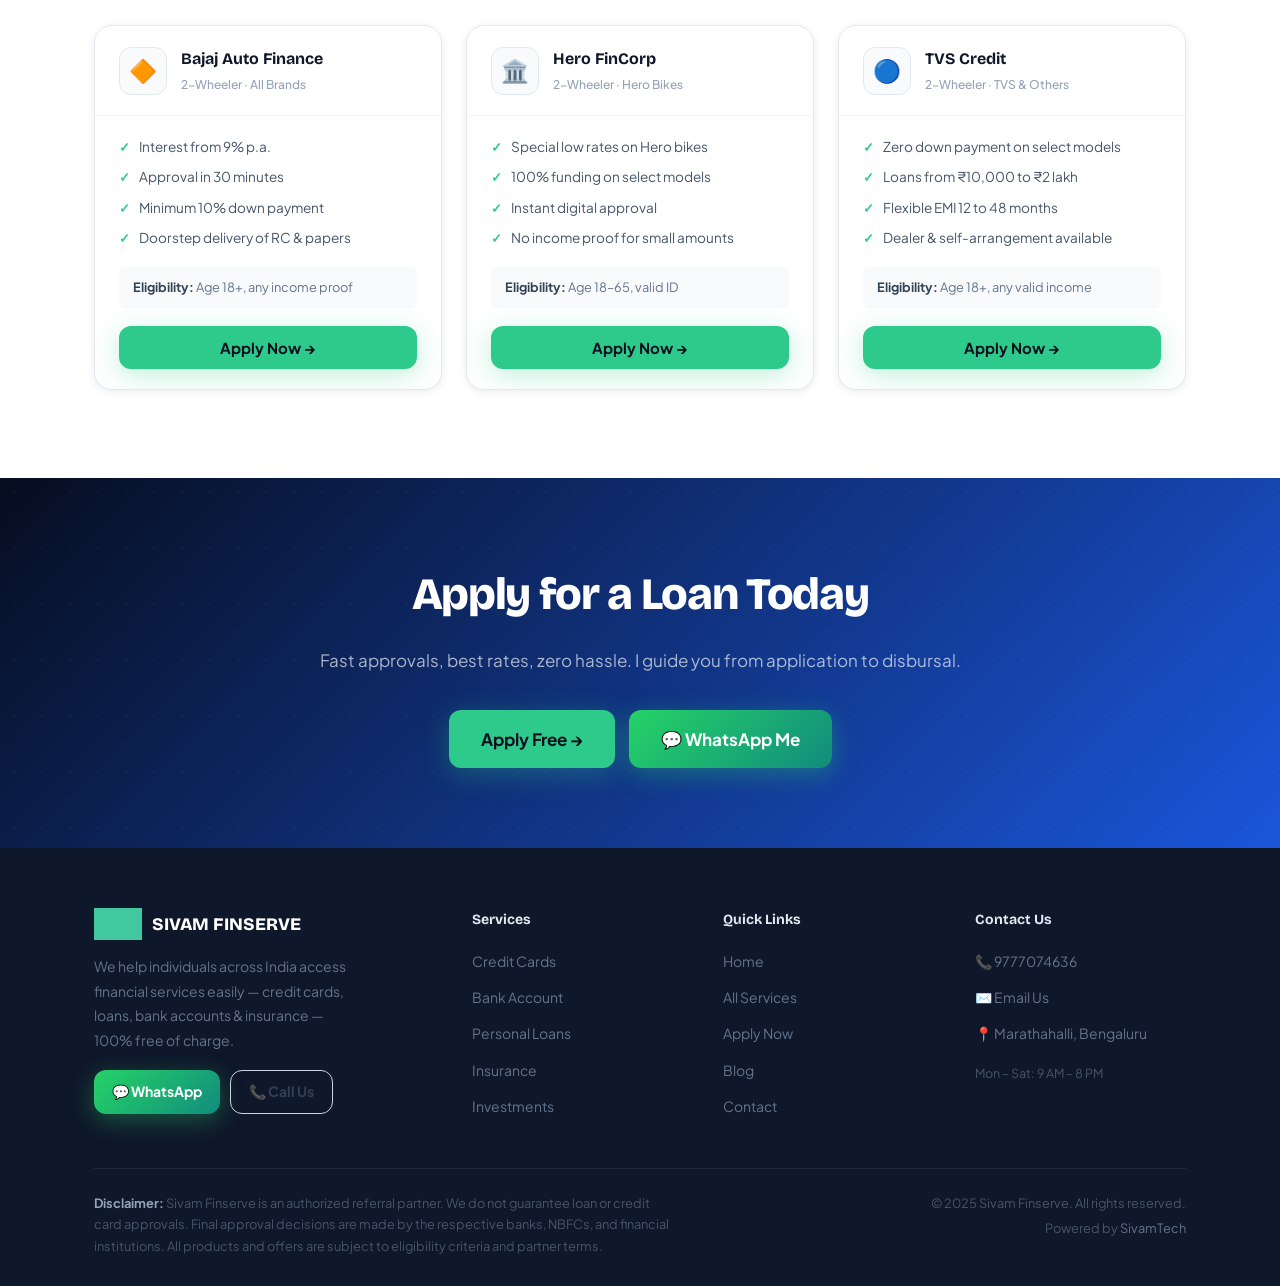
<file: loan.html>
<!DOCTYPE html>
<html lang="en">
<head>
  <meta charset="UTF-8"/>
  <meta name="viewport" content="width=device-width, initial-scale=1.0"/>
  <title>Personal, Car & Bike Loans — Sivam Finserve</title>
  <link rel="stylesheet" href="style.css">
  <link href="https://fonts.googleapis.com/css2?family=Plus+Jakarta+Sans:wght@300;400;500;600;700;800&family=Bricolage+Grotesque:wght@400;500;600;700;800&display=swap" rel="stylesheet">
</head>
<body>
<div id="nav-placeholder"></div>

<section class="page-hero">
  <div class="container">
    <div class="breadcrumb"><a href="index.html">Home</a><span>/</span><a href="services.html">Services</a><span>/</span>Loans</div>
    <h1>Personal, Car & Bike Loans</h1>
    <p>Get the best loan at lowest interest rates with guided assistance. Quick approvals, minimal documentation.</p>
  </div>
</section>

<!-- Loan Types Tabs -->
<section class="section">
  <div class="container">

    <!-- Personal Loans -->
    <div style="margin-bottom:60px;">
      <div style="display:flex;align-items:center;gap:12px;margin-bottom:28px;" class="fade-up">
        <div style="width:44px;height:44px;background:var(--brand-green-l);border-radius:12px;display:flex;align-items:center;justify-content:center;font-size:1.4rem;">💵</div>
        <div>
          <div style="font-family:var(--font-display);font-weight:800;font-size:1.35rem;color:var(--gray-900);">Personal Loans</div>
          <div style="font-size:.85rem;color:var(--gray-500);">Instant personal loans up to ₹40 lakh</div>
        </div>
      </div>
      <div class="grid-3">
        <div class="offer-card fade-up">
          <div class="offer-card-head"><div class="offer-bank-logo">🔶</div><div><div class="offer-bank-name">Bajaj Finserv</div><div class="offer-card-type">Personal Loan · up to ₹40L</div></div></div>
          <div class="offer-card-body">
            <div class="offer-benefits">
              <div class="offer-benefit">Interest from 11% p.a.</div>
              <div class="offer-benefit">Instant disbursal in 24–48 hours</div>
              <div class="offer-benefit">Tenure 12 to 84 months</div>
              <div class="offer-benefit">No collateral or guarantor needed</div>
            </div>
            <div class="offer-eligibility"><strong>Eligibility:</strong> Salaried ₹25K+/mo, Age 22–55</div>
            <button class="btn btn-primary btn-full" onclick="applyNow('Bajaj Finserv Personal Loan')">Apply Now →</button>
          </div>
        </div>
        <div class="offer-card fade-up">
          <div class="offer-card-head"><div class="offer-bank-logo">🏦</div><div><div class="offer-bank-name">HDFC Bank</div><div class="offer-card-type">Personal Loan · up to ₹40L</div></div></div>
          <div class="offer-card-body">
            <div class="offer-benefits">
              <div class="offer-benefit">Interest from 10.5% p.a.</div>
              <div class="offer-benefit">3-second approval for pre-approved customers</div>
              <div class="offer-benefit">Flexible tenure 12–60 months</div>
              <div class="offer-benefit">Part pre-payment allowed after 12 EMIs</div>
            </div>
            <div class="offer-eligibility"><strong>Eligibility:</strong> Salary ₹20K+/mo, Age 21–60</div>
            <button class="btn btn-primary btn-full" onclick="applyNow('HDFC Bank Personal Loan')">Apply Now →</button>
          </div>
        </div>
        <div class="offer-card fade-up">
          <div class="offer-card-head"><div class="offer-bank-logo">🟠</div><div><div class="offer-bank-name">ICICI Bank</div><div class="offer-card-type">Personal Loan · up to ₹35L</div></div></div>
          <div class="offer-card-body">
            <div class="offer-benefits">
              <div class="offer-benefit">Interest from 10.75% p.a.</div>
              <div class="offer-benefit">Fully online application & disbursal</div>
              <div class="offer-benefit">Tenure up to 72 months</div>
              <div class="offer-benefit">Top-up loan available after 6 months</div>
            </div>
            <div class="offer-eligibility"><strong>Eligibility:</strong> Salary ₹25K+/mo, CIBIL 750+</div>
            <button class="btn btn-primary btn-full" onclick="applyNow('ICICI Bank Personal Loan')">Apply Now →</button>
          </div>
        </div>
      </div>
    </div>

    <!-- Car Loans -->
    <div style="margin-bottom:60px;">
      <div style="display:flex;align-items:center;gap:12px;margin-bottom:28px;" class="fade-up">
        <div style="width:44px;height:44px;background:#eff6ff;border-radius:12px;display:flex;align-items:center;justify-content:center;font-size:1.4rem;">🚗</div>
        <div>
          <div style="font-family:var(--font-display);font-weight:800;font-size:1.35rem;color:var(--gray-900);">Car Loans</div>
          <div style="font-size:.85rem;color:var(--gray-500);">New & used car loans up to 90% funding</div>
        </div>
      </div>
      <div class="grid-3">
        <div class="offer-card fade-up">
          <div class="offer-card-head"><div class="offer-bank-logo">🏛️</div><div><div class="offer-bank-name">SBI Car Loan</div><div class="offer-card-type">New Car · up to ₹1 Crore</div></div></div>
          <div class="offer-card-body">
            <div class="offer-benefits">
              <div class="offer-benefit">Interest from 8.75% p.a.</div>
              <div class="offer-benefit">Up to 90% on-road funding</div>
              <div class="offer-benefit">Tenure up to 84 months</div>
              <div class="offer-benefit">No prepayment penalty</div>
            </div>
            <div class="offer-eligibility"><strong>Eligibility:</strong> Salary ₹20K+/mo, Age 21–67</div>
            <button class="btn btn-primary btn-full" onclick="applyNow('SBI Car Loan')">Apply Now →</button>
          </div>
        </div>
        <div class="offer-card fade-up">
          <div class="offer-card-head"><div class="offer-bank-logo">🔶</div><div><div class="offer-bank-name">Bajaj Auto Finance</div><div class="offer-card-type">Used Car · up to ₹50L</div></div></div>
          <div class="offer-card-body">
            <div class="offer-benefits">
              <div class="offer-benefit">Interest from 9.5% p.a.</div>
              <div class="offer-benefit">Loans for cars up to 10 years old</div>
              <div class="offer-benefit">90% of car value funded</div>
              <div class="offer-benefit">Doorstep document collection</div>
            </div>
            <div class="offer-eligibility"><strong>Eligibility:</strong> Age 21–65, CIBIL 700+</div>
            <button class="btn btn-primary btn-full" onclick="applyNow('Bajaj Used Car Loan')">Apply Now →</button>
          </div>
        </div>
        <div class="offer-card fade-up">
          <div class="offer-card-head"><div class="offer-bank-logo">🏦</div><div><div class="offer-bank-name">HDFC Car Loan</div><div class="offer-card-type">New Car · up to ₹1.5 Crore</div></div></div>
          <div class="offer-card-body">
            <div class="offer-benefits">
              <div class="offer-benefit">Interest from 8.8% p.a.</div>
              <div class="offer-benefit">Sanction in 10 minutes for salaried</div>
              <div class="offer-benefit">Finance up to 100% ex-showroom</div>
              <div class="offer-benefit">Insurance and accessories funded</div>
            </div>
            <div class="offer-eligibility"><strong>Eligibility:</strong> Salary ₹30K+/mo, stable job</div>
            <button class="btn btn-primary btn-full" onclick="applyNow('HDFC Car Loan')">Apply Now →</button>
          </div>
        </div>
      </div>
    </div>

    <!-- Bike Loans -->
    <div>
      <div style="display:flex;align-items:center;gap:12px;margin-bottom:28px;" class="fade-up">
        <div style="width:44px;height:44px;background:var(--brand-green-l);border-radius:12px;display:flex;align-items:center;justify-content:center;font-size:1.4rem;">🏍️</div>
        <div>
          <div style="font-family:var(--font-display);font-weight:800;font-size:1.35rem;color:var(--gray-900);">Bike / Two-Wheeler Loans</div>
          <div style="font-size:.85rem;color:var(--gray-500);">Low EMI, quick approval for all 2-wheeler brands</div>
        </div>
      </div>
      <div class="grid-3">
        <div class="offer-card fade-up">
          <div class="offer-card-head"><div class="offer-bank-logo">🔶</div><div><div class="offer-bank-name">Bajaj Auto Finance</div><div class="offer-card-type">2-Wheeler · All Brands</div></div></div>
          <div class="offer-card-body">
            <div class="offer-benefits">
              <div class="offer-benefit">Interest from 9% p.a.</div>
              <div class="offer-benefit">Approval in 30 minutes</div>
              <div class="offer-benefit">Minimum 10% down payment</div>
              <div class="offer-benefit">Doorstep delivery of RC & papers</div>
            </div>
            <div class="offer-eligibility"><strong>Eligibility:</strong> Age 18+, any income proof</div>
            <button class="btn btn-primary btn-full" onclick="applyNow('Bajaj Two-Wheeler Loan')">Apply Now →</button>
          </div>
        </div>
        <div class="offer-card fade-up">
          <div class="offer-card-head"><div class="offer-bank-logo">🏛️</div><div><div class="offer-bank-name">Hero FinCorp</div><div class="offer-card-type">2-Wheeler · Hero Bikes</div></div></div>
          <div class="offer-card-body">
            <div class="offer-benefits">
              <div class="offer-benefit">Special low rates on Hero bikes</div>
              <div class="offer-benefit">100% funding on select models</div>
              <div class="offer-benefit">Instant digital approval</div>
              <div class="offer-benefit">No income proof for small amounts</div>
            </div>
            <div class="offer-eligibility"><strong>Eligibility:</strong> Age 18–65, valid ID</div>
            <button class="btn btn-primary btn-full" onclick="applyNow('Hero FinCorp Two-Wheeler Loan')">Apply Now →</button>
          </div>
        </div>
        <div class="offer-card fade-up">
          <div class="offer-card-head"><div class="offer-bank-logo">🔵</div><div><div class="offer-bank-name">TVS Credit</div><div class="offer-card-type">2-Wheeler · TVS & Others</div></div></div>
          <div class="offer-card-body">
            <div class="offer-benefits">
              <div class="offer-benefit">Zero down payment on select models</div>
              <div class="offer-benefit">Loans from ₹10,000 to ₹2 lakh</div>
              <div class="offer-benefit">Flexible EMI 12 to 48 months</div>
              <div class="offer-benefit">Dealer & self-arrangement available</div>
            </div>
            <div class="offer-eligibility"><strong>Eligibility:</strong> Age 18+, any valid income</div>
            <button class="btn btn-primary btn-full" onclick="applyNow('TVS Credit Two-Wheeler Loan')">Apply Now →</button>
          </div>
        </div>
      </div>
    </div>

  </div>
</section>

<section class="cta-section">
  <div class="container">
    <h2>Apply for a Loan Today</h2>
    <p>Fast approvals, best rates, zero hassle. I guide you from application to disbursal.</p>
    <div class="cta-btns">
      <a href="apply.html?service=Personal+Loan" class="btn btn-primary btn-lg">Apply Free →</a>
      <a href="https://wa.me/919777074636?text=Hi!%20I%20want%20to%20apply%20for%20a%20loan." target="_blank" class="btn btn-wa btn-lg">💬 WhatsApp Me</a>
    </div>
  </div>
</section>

<div id="footer-placeholder"></div>
<script src="components.js"></script>
<script src="script.js"></script>
</body>
</html>
</file>
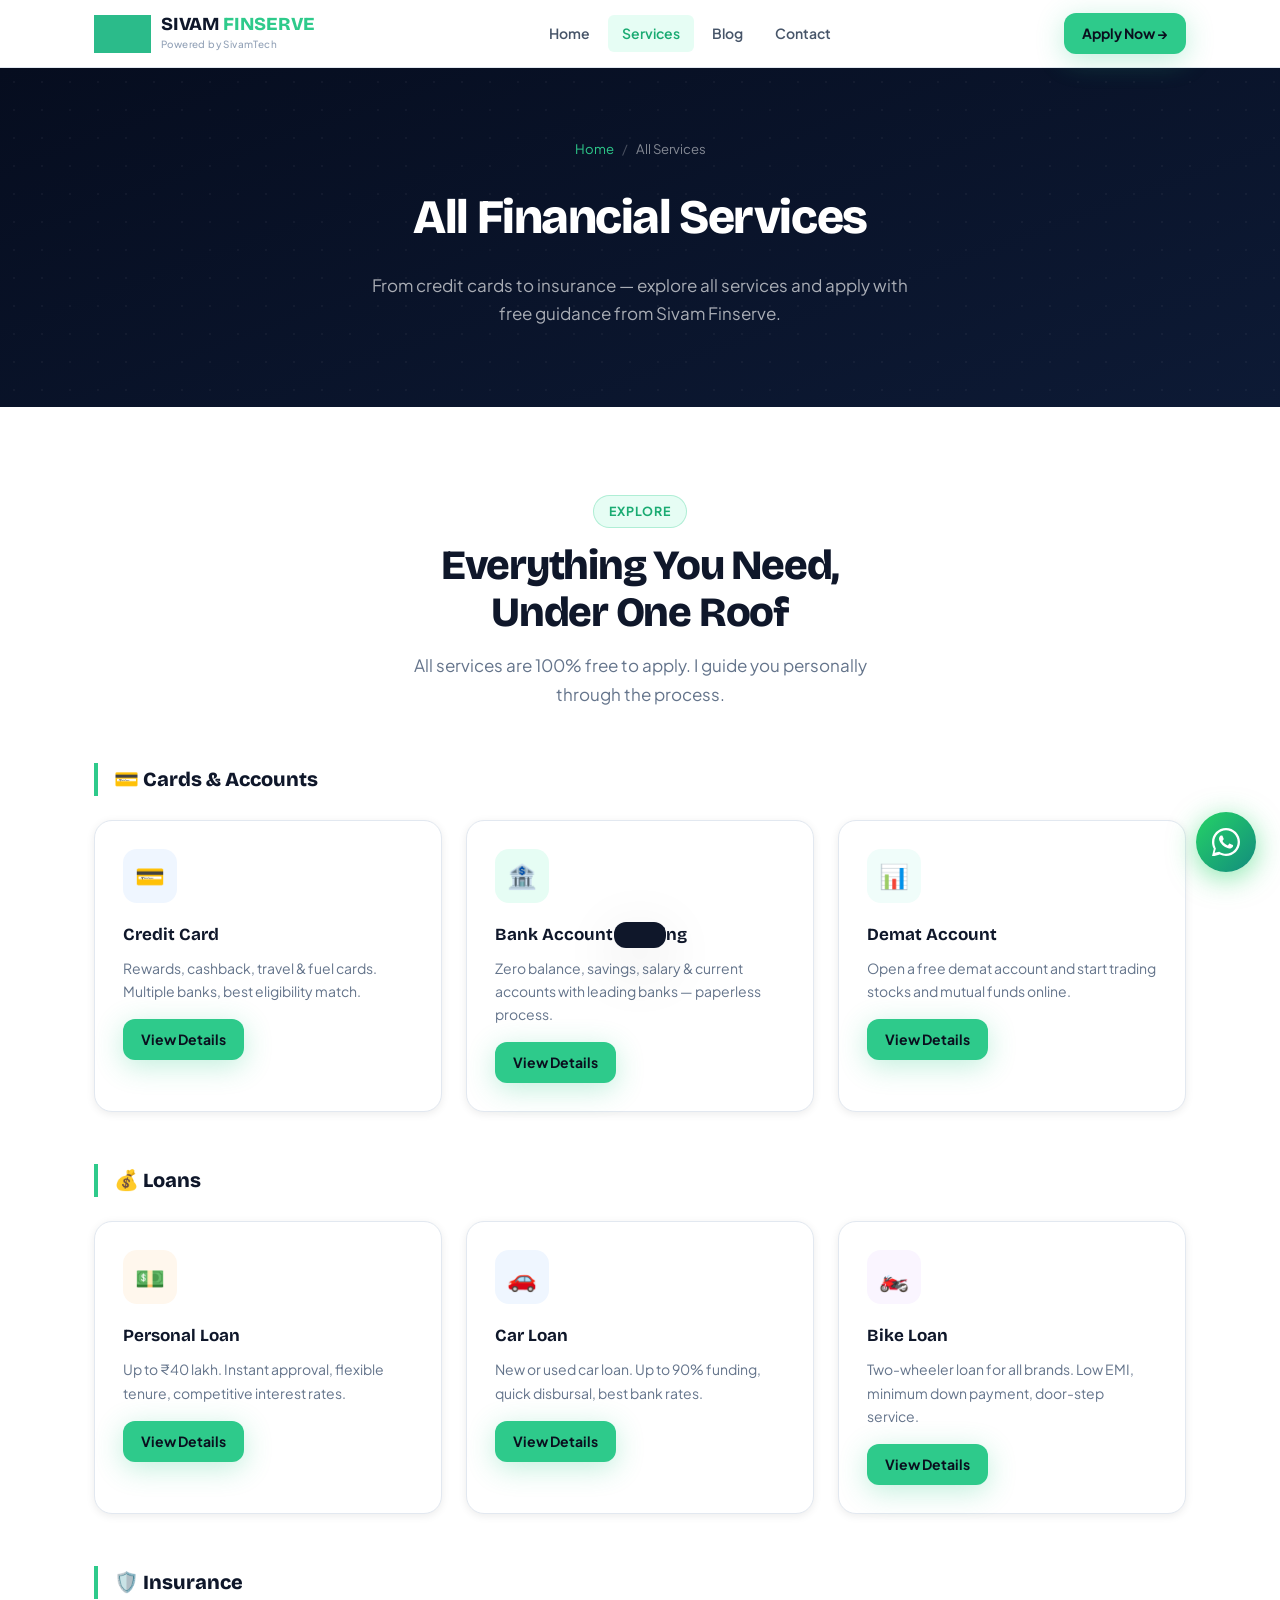
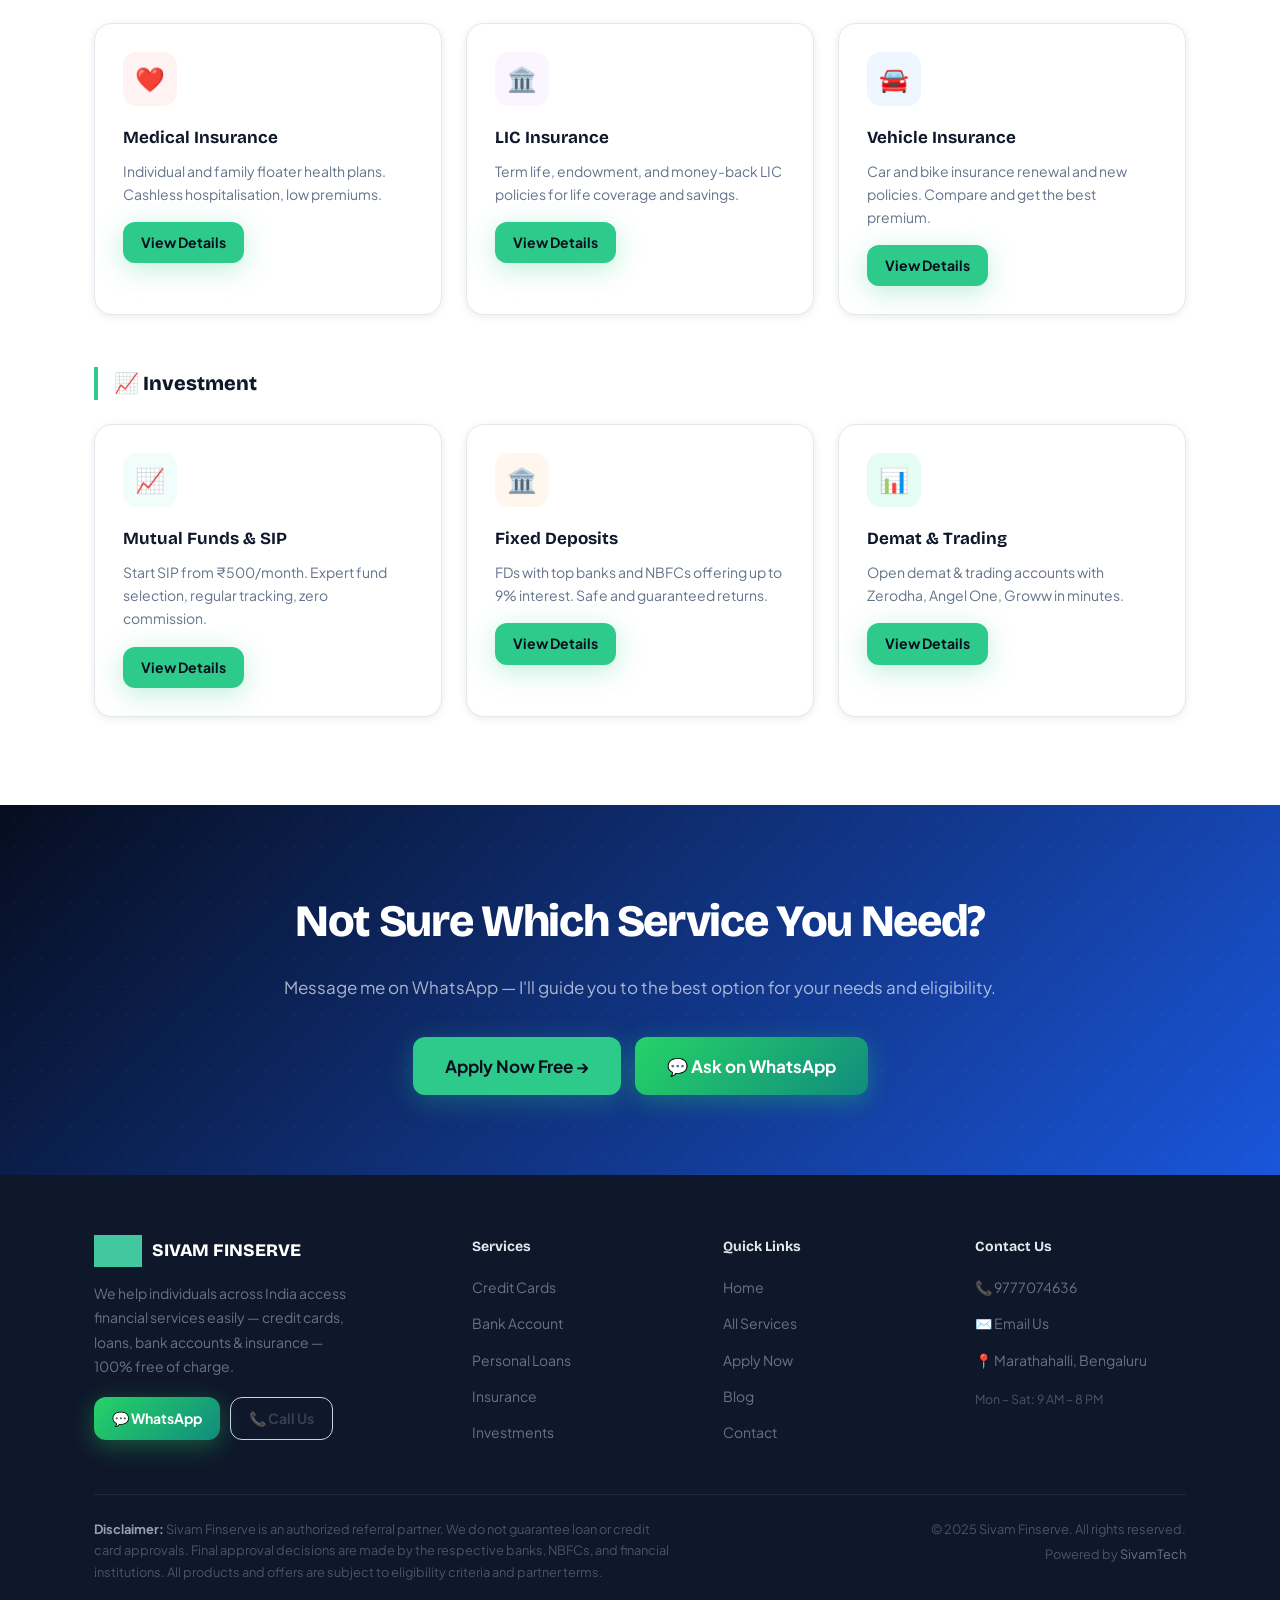
<file: services.html>
<!DOCTYPE html>
<html lang="en">
<head>
  <meta charset="UTF-8"/>
  <meta name="viewport" content="width=device-width, initial-scale=1.0"/>
  <title>All Services — Sivam Finserve</title>
  <link rel="stylesheet" href="style.css">
  <link href="https://fonts.googleapis.com/css2?family=Plus+Jakarta+Sans:wght@300;400;500;600;700;800&family=Bricolage+Grotesque:wght@400;500;600;700;800&display=swap" rel="stylesheet">
</head>
<body>
<div id="nav-placeholder"></div>

<!-- PAGE HERO -->
<section class="page-hero">
  <div class="container">
    <div class="breadcrumb"><a href="index.html">Home</a><span>/</span>All Services</div>
    <h1>All Financial Services</h1>
    <p>From credit cards to insurance — explore all services and apply with free guidance from Sivam Finserve.</p>
  </div>
</section>

<!-- SERVICES GRID -->
<section class="section">
  <div class="container">
    <div class="section-header center fade-up">
      <div class="section-tag">Explore</div>
      <h2 class="section-title">Everything You Need,<br>Under One Roof</h2>
      <p class="section-sub">All services are 100% free to apply. I guide you personally through the process.</p>
    </div>

    <!-- Borrowing -->
    <div style="margin-bottom:52px;">
      <h3 style="font-family:var(--font-display);font-size:1.25rem;font-weight:800;color:var(--gray-900);margin-bottom:24px;padding-left:4px;border-left:4px solid var(--brand-green);padding-left:16px;">💳 Cards & Accounts</h3>
      <div class="grid-3">
        <div class="card fade-up">
          <div class="card-icon icon-blue">💳</div>
          <h3>Credit Card</h3>
          <p>Rewards, cashback, travel & fuel cards. Multiple banks, best eligibility match.</p>
          <a href="credit-card.html" class="btn btn-primary btn-sm" style="margin-top:16px;">View Details</a>
        </div>
        <div class="card fade-up">
          <div class="card-icon icon-green">🏦</div>
          <h3>Bank Account Opening</h3>
          <p>Zero balance, savings, salary & current accounts with leading banks — paperless process.</p>
          <a href="bank-account.html" class="btn btn-primary btn-sm" style="margin-top:16px;">View Details</a>
        </div>
        <div class="card fade-up">
          <div class="card-icon icon-teal">📊</div>
          <h3>Demat Account</h3>
          <p>Open a free demat account and start trading stocks and mutual funds online.</p>
          <a href="investment.html" class="btn btn-primary btn-sm" style="margin-top:16px;">View Details</a>
        </div>
      </div>
    </div>

    <!-- Loans -->
    <div style="margin-bottom:52px;">
      <h3 style="font-family:var(--font-display);font-size:1.25rem;font-weight:800;color:var(--gray-900);margin-bottom:24px;border-left:4px solid var(--brand-green);padding-left:16px;">💰 Loans</h3>
      <div class="grid-3">
        <div class="card fade-up">
          <div class="card-icon icon-orange">💵</div>
          <h3>Personal Loan</h3>
          <p>Up to ₹40 lakh. Instant approval, flexible tenure, competitive interest rates.</p>
          <a href="loan.html" class="btn btn-primary btn-sm" style="margin-top:16px;">View Details</a>
        </div>
        <div class="card fade-up">
          <div class="card-icon icon-blue">🚗</div>
          <h3>Car Loan</h3>
          <p>New or used car loan. Up to 90% funding, quick disbursal, best bank rates.</p>
          <a href="loan.html" class="btn btn-primary btn-sm" style="margin-top:16px;">View Details</a>
        </div>
        <div class="card fade-up">
          <div class="card-icon icon-purple">🏍️</div>
          <h3>Bike Loan</h3>
          <p>Two-wheeler loan for all brands. Low EMI, minimum down payment, door-step service.</p>
          <a href="loan.html" class="btn btn-primary btn-sm" style="margin-top:16px;">View Details</a>
        </div>
      </div>
    </div>

    <!-- Insurance -->
    <div style="margin-bottom:52px;">
      <h3 style="font-family:var(--font-display);font-size:1.25rem;font-weight:800;color:var(--gray-900);margin-bottom:24px;border-left:4px solid var(--brand-green);padding-left:16px;">🛡️ Insurance</h3>
      <div class="grid-3">
        <div class="card fade-up">
          <div class="card-icon icon-red">❤️</div>
          <h3>Medical Insurance</h3>
          <p>Individual and family floater health plans. Cashless hospitalisation, low premiums.</p>
          <a href="insurance.html" class="btn btn-primary btn-sm" style="margin-top:16px;">View Details</a>
        </div>
        <div class="card fade-up">
          <div class="card-icon icon-purple">🏛️</div>
          <h3>LIC Insurance</h3>
          <p>Term life, endowment, and money-back LIC policies for life coverage and savings.</p>
          <a href="insurance.html" class="btn btn-primary btn-sm" style="margin-top:16px;">View Details</a>
        </div>
        <div class="card fade-up">
          <div class="card-icon icon-blue">🚘</div>
          <h3>Vehicle Insurance</h3>
          <p>Car and bike insurance renewal and new policies. Compare and get the best premium.</p>
          <a href="insurance.html" class="btn btn-primary btn-sm" style="margin-top:16px;">View Details</a>
        </div>
      </div>
    </div>

    <!-- Investment -->
    <div>
      <h3 style="font-family:var(--font-display);font-size:1.25rem;font-weight:800;color:var(--gray-900);margin-bottom:24px;border-left:4px solid var(--brand-green);padding-left:16px;">📈 Investment</h3>
      <div class="grid-3">
        <div class="card fade-up">
          <div class="card-icon icon-teal">📈</div>
          <h3>Mutual Funds & SIP</h3>
          <p>Start SIP from ₹500/month. Expert fund selection, regular tracking, zero commission.</p>
          <a href="investment.html" class="btn btn-primary btn-sm" style="margin-top:16px;">View Details</a>
        </div>
        <div class="card fade-up">
          <div class="card-icon icon-orange">🏛️</div>
          <h3>Fixed Deposits</h3>
          <p>FDs with top banks and NBFCs offering up to 9% interest. Safe and guaranteed returns.</p>
          <a href="investment.html" class="btn btn-primary btn-sm" style="margin-top:16px;">View Details</a>
        </div>
        <div class="card fade-up">
          <div class="card-icon icon-green">📊</div>
          <h3>Demat & Trading</h3>
          <p>Open demat & trading accounts with Zerodha, Angel One, Groww in minutes.</p>
          <a href="investment.html" class="btn btn-primary btn-sm" style="margin-top:16px;">View Details</a>
        </div>
      </div>
    </div>
  </div>
</section>

<section class="cta-section">
  <div class="container">
    <h2>Not Sure Which Service You Need?</h2>
    <p>Message me on WhatsApp — I'll guide you to the best option for your needs and eligibility.</p>
    <div class="cta-btns">
      <a href="apply.html" class="btn btn-primary btn-lg">Apply Now Free →</a>
      <a href="https://wa.me/919777074636?text=Hi!%20I%20need%20help%20choosing%20a%20financial%20service." target="_blank" class="btn btn-wa btn-lg">💬 Ask on WhatsApp</a>
    </div>
  </div>
</section>

<div id="footer-placeholder"></div>
<script src="components.js"></script>
<script src="script.js"></script>
</body>
</html>
</file>
<file: style.css>
/* ============================================================
   SIVAM FINSERVE — Global Stylesheet
   Modern Fintech UI | Clean, Premium, Razorpay-inspired
   ============================================================ */

/* ── GOOGLE FONTS ─────────────────────────────────────────── */
@import url('https://fonts.googleapis.com/css2?family=Plus+Jakarta+Sans:wght@300;400;500;600;700;800&family=Bricolage+Grotesque:wght@400;500;600;700;800&display=swap');

/* ── CSS VARIABLES ────────────────────────────────────────── */
:root {
  /* Brand Colors */
  --brand-green:   #2eca8b;
  --brand-green-d: #1aab72;
  --brand-green-l: #e6fdf4;
  --brand-dark:    #0a0f1e;
  --brand-navy:    #111827;
  --brand-blue:    #1a56db;

  /* Neutrals */
  --white:   #ffffff;
  --gray-50: #f8fafc;
  --gray-100:#f1f5f9;
  --gray-200:#e2e8f0;
  --gray-300:#cbd5e1;
  --gray-400:#94a3b8;
  --gray-500:#64748b;
  --gray-600:#475569;
  --gray-700:#334155;
  --gray-800:#1e293b;
  --gray-900:#0f172a;

  /* Typography */
  --font-display: 'Bricolage Grotesque', sans-serif;
  --font-body:    'Plus Jakarta Sans', sans-serif;

  /* Radii */
  --r-sm:  6px;
  --r-md:  12px;
  --r-lg:  18px;
  --r-xl:  26px;
  --r-2xl: 40px;

  /* Shadows */
  --shadow-xs: 0 1px 3px rgba(0,0,0,.06);
  --shadow-sm: 0 2px 8px rgba(0,0,0,.08);
  --shadow-md: 0 4px 20px rgba(0,0,0,.10);
  --shadow-lg: 0 8px 40px rgba(0,0,0,.12);
  --shadow-xl: 0 16px 60px rgba(0,0,0,.14);
  --shadow-green: 0 6px 28px rgba(46,202,139,.30);

  /* Transitions */
  --t-fast: 0.15s ease;
  --t-mid:  0.25s ease;
  --t-slow: 0.4s ease;
}

/* ── RESET ────────────────────────────────────────────────── */
*, *::before, *::after { box-sizing: border-box; margin: 0; padding: 0; }
html { scroll-behavior: smooth; font-size: 16px; }
body {
  font-family: var(--font-body);
  color: var(--gray-800);
  background: var(--white);
  line-height: 1.65;
  -webkit-font-smoothing: antialiased;
  overflow-x: hidden;
}
a { text-decoration: none; color: inherit; }
img { max-width: 100%; display: block; }
ul { list-style: none; }
button { cursor: pointer; font-family: var(--font-body); }
input, select, textarea { font-family: var(--font-body); }

/* ── UTILITY ──────────────────────────────────────────────── */
.container { max-width: 1140px; margin: 0 auto; padding: 0 24px; }
.section { padding: 88px 0; }
.section-alt { background: var(--gray-50); }
.text-center { text-align: center; }
.text-green { color: var(--brand-green); }
.hidden { display: none !important; }

/* Section headers */
.section-tag {
  display: inline-flex; align-items: center; gap: 8px;
  background: var(--brand-green-l); color: var(--brand-green-d);
  border: 1px solid rgba(46,202,139,.3);
  border-radius: 40px; padding: 5px 15px;
  font-size: .78rem; font-weight: 700; letter-spacing: .06em; text-transform: uppercase;
  margin-bottom: 14px;
}
.section-title {
  font-family: var(--font-display);
  font-size: clamp(1.8rem, 3.5vw, 2.6rem);
  font-weight: 800; line-height: 1.15;
  letter-spacing: -.03em; color: var(--gray-900);
  margin-bottom: 14px;
}
.section-sub {
  font-size: 1.0625rem; color: var(--gray-500);
  max-width: 520px; line-height: 1.7;
}
.section-header { margin-bottom: 54px; }
.section-header.center { text-align: center; }
.section-header.center .section-sub { margin: 0 auto; }

/* ── BUTTONS ──────────────────────────────────────────────── */
.btn {
  display: inline-flex; align-items: center; gap: 8px;
  padding: 12px 24px; border-radius: var(--r-md);
  font-size: .9375rem; font-weight: 700; border: none;
  transition: transform var(--t-fast), box-shadow var(--t-fast), background var(--t-fast);
}
.btn:hover { transform: translateY(-2px); }
.btn-primary {
  background: var(--brand-green);
  color: var(--brand-dark);
  box-shadow: var(--shadow-green);
}
.btn-primary:hover { background: var(--brand-green-d); box-shadow: 0 10px 36px rgba(46,202,139,.40); }
.btn-dark {
  background: var(--gray-900); color: var(--white);
  box-shadow: var(--shadow-md);
}
.btn-dark:hover { background: var(--gray-800); }
.btn-outline {
  background: transparent;
  border: 1.5px solid var(--gray-300);
  color: var(--gray-700);
}
.btn-outline:hover { border-color: var(--brand-green); color: var(--brand-green); background: var(--brand-green-l); }
.btn-white {
  background: white; color: var(--gray-900);
  box-shadow: var(--shadow-md);
}
.btn-white:hover { box-shadow: var(--shadow-lg); }
.btn-wa {
  background: linear-gradient(135deg, #25d366, #128c7e);
  color: white; box-shadow: 0 6px 24px rgba(37,211,102,.35);
}
.btn-wa:hover { box-shadow: 0 10px 36px rgba(37,211,102,.50); }
.btn-sm { padding: 9px 18px; font-size: .875rem; }
.btn-lg { padding: 15px 32px; font-size: 1.0625rem; }
.btn-full { width: 100%; justify-content: center; }

/* ── NAV ──────────────────────────────────────────────────── */
.navbar {
  position: sticky; top: 0; z-index: 1000;
  background: rgba(255,255,255,.96);
  backdrop-filter: blur(14px);
  border-bottom: 1px solid var(--gray-200);
  height: 68px;
}
.nav-inner {
  display: flex; align-items: center; justify-content: space-between;
  height: 100%;
}
.nav-logo {
  display: flex; align-items: center; gap: 10px;
  flex-shrink: 0;
}
.nav-logo img {
  height: 38px; width: auto;
  /* invert logo for white bg since logo is on black */
  filter: brightness(0) saturate(100%) invert(55%) sepia(68%) saturate(431%) hue-rotate(108deg) brightness(97%) contrast(90%);
}
.nav-logo-text {
  font-family: var(--font-display);
  font-weight: 800; font-size: 1.15rem; color: var(--gray-900);
  line-height: 1;
}
.nav-logo-text span { color: var(--brand-green); }
.nav-logo-powered {
  font-size: .62rem; color: var(--gray-400); font-weight: 500;
  letter-spacing: .04em; margin-top: 2px;
}
.nav-links {
  display: flex; align-items: center; gap: 4px;
}
.nav-links a {
  padding: 7px 14px; border-radius: var(--r-sm);
  font-size: .875rem; font-weight: 600; color: var(--gray-600);
  transition: color var(--t-fast), background var(--t-fast);
}
.nav-links a:hover, .nav-links a.active {
  color: var(--brand-green-d); background: var(--brand-green-l);
}
.nav-cta { display: flex; align-items: center; gap: 10px; }

/* Mobile nav */
.nav-hamburger {
  display: none; flex-direction: column; gap: 5px;
  background: none; border: none; padding: 6px; cursor: pointer;
}
.nav-hamburger span {
  display: block; width: 24px; height: 2px;
  background: var(--gray-700); border-radius: 4px;
  transition: transform var(--t-mid), opacity var(--t-mid);
}
.mobile-menu {
  display: none; position: fixed; top: 68px; left: 0; right: 0;
  background: white; border-bottom: 1px solid var(--gray-200);
  padding: 20px 24px 28px; z-index: 999;
  flex-direction: column; gap: 6px;
  box-shadow: var(--shadow-lg);
}
.mobile-menu.open { display: flex; }
.mobile-menu a {
  padding: 10px 14px; border-radius: var(--r-sm);
  font-size: .9375rem; font-weight: 600; color: var(--gray-700);
  transition: background var(--t-fast), color var(--t-fast);
}
.mobile-menu a:hover { background: var(--gray-100); color: var(--brand-green-d); }
.mobile-menu .btn { margin-top: 10px; }

/* ── HERO (shared base) ───────────────────────────────────── */
.hero {
  background: linear-gradient(160deg, #060d1f 0%, #0d1a35 55%, #061221 100%);
  position: relative; overflow: hidden;
  padding: 90px 0 100px;
  min-height: 88vh; display: flex; align-items: center;
}
.hero::before {
  content: '';
  position: absolute; inset: 0;
  background:
    radial-gradient(ellipse 55% 60% at 85% 30%, rgba(46,202,139,.14) 0%, transparent 65%),
    radial-gradient(ellipse 35% 45% at 10% 75%, rgba(26,86,219,.10) 0%, transparent 65%);
}
.hero-dots {
  position: absolute; inset: 0;
  background-image: radial-gradient(rgba(255,255,255,.05) 1px, transparent 1px);
  background-size: 32px 32px;
}
.hero-inner {
  position: relative; z-index: 2;
  display: grid; grid-template-columns: 1fr 1fr;
  gap: 64px; align-items: center;
}
.hero-badge {
  display: inline-flex; align-items: center; gap: 8px;
  background: rgba(46,202,139,.12); border: 1px solid rgba(46,202,139,.25);
  border-radius: 40px; padding: 6px 16px;
  font-size: .8rem; font-weight: 700; color: var(--brand-green);
  letter-spacing: .04em; text-transform: uppercase;
  margin-bottom: 22px;
  animation: fadeUp .6s ease both;
}
.badge-dot {
  width: 7px; height: 7px; border-radius: 50%;
  background: var(--brand-green);
  animation: pulse 2.2s infinite;
}
.hero h1 {
  font-family: var(--font-display);
  font-size: clamp(2.2rem, 5vw, 3.8rem);
  font-weight: 800; color: white;
  letter-spacing: -.03em; line-height: 1.1;
  margin-bottom: 20px;
  animation: fadeUp .65s .1s ease both;
}
.hero h1 .accent { color: var(--brand-green); }
.hero-sub {
  font-size: 1.0625rem; color: rgba(255,255,255,.65);
  line-height: 1.75; margin-bottom: 36px;
  animation: fadeUp .65s .18s ease both;
}
.hero-pills {
  display: flex; flex-wrap: wrap; gap: 10px; margin-bottom: 38px;
  animation: fadeUp .65s .24s ease both;
}
.hero-pill {
  display: flex; align-items: center; gap: 7px;
  background: rgba(255,255,255,.07); border: 1px solid rgba(255,255,255,.12);
  border-radius: 40px; padding: 5px 14px;
  font-size: .8125rem; color: rgba(255,255,255,.75); font-weight: 500;
}
.hero-btns {
  display: flex; gap: 14px; flex-wrap: wrap;
  animation: fadeUp .65s .30s ease both;
}

/* Hero Visual Panel */
.hero-visual { animation: fadeUp .8s .35s ease both; }
.hero-card {
  background: rgba(255,255,255,.06);
  border: 1px solid rgba(255,255,255,.12);
  border-radius: var(--r-xl); padding: 28px;
  backdrop-filter: blur(20px);
}
.hero-card-title {
  font-family: var(--font-display); font-weight: 700;
  color: white; font-size: .95rem; margin-bottom: 20px;
  display: flex; align-items: center; gap: 8px;
}
.hero-card-rows { display: flex; flex-direction: column; gap: 10px; }
.hero-card-row {
  display: flex; align-items: center; gap: 14px;
  background: rgba(255,255,255,.05); border: 1px solid rgba(255,255,255,.08);
  border-radius: var(--r-sm); padding: 13px 16px;
  transition: background var(--t-fast);
}
.hero-card-row:hover { background: rgba(46,202,139,.1); }
.hrow-icon {
  width: 38px; height: 38px; border-radius: 10px;
  display: flex; align-items: center; justify-content: center;
  font-size: 1.1rem; flex-shrink: 0;
}
.hrow-label { color: rgba(255,255,255,.82); font-size: .875rem; font-weight: 500; flex: 1; }
.hrow-tag {
  font-size: .7rem; font-weight: 700; padding: 3px 9px; border-radius: 20px;
}
.tag-green { background: rgba(46,202,139,.2); color: #2eca8b; }
.tag-blue  { background: rgba(26,86,219,.2);  color: #93c5fd; }

/* ── CARDS ────────────────────────────────────────────────── */
.card {
  background: white; border: 1px solid var(--gray-200);
  border-radius: var(--r-lg); padding: 28px;
  box-shadow: var(--shadow-sm);
  transition: transform var(--t-mid), box-shadow var(--t-mid), border-color var(--t-mid);
}
.card:hover {
  transform: translateY(-5px);
  box-shadow: var(--shadow-lg);
  border-color: var(--brand-green);
}
.card-icon {
  width: 54px; height: 54px; border-radius: 14px;
  display: flex; align-items: center; justify-content: center;
  font-size: 1.5rem; margin-bottom: 18px;
}
.icon-blue   { background: #eff6ff; }
.icon-green  { background: var(--brand-green-l); }
.icon-orange { background: #fff7ed; }
.icon-purple { background: #faf5ff; }
.icon-red    { background: #fef2f2; }
.icon-teal   { background: #f0fdfa; }
.card h3 {
  font-family: var(--font-display);
  font-size: 1.0625rem; font-weight: 700; margin-bottom: 8px; color: var(--gray-900);
}
.card p { font-size: .875rem; color: var(--gray-500); line-height: 1.65; }
.card-link {
  display: inline-flex; align-items: center; gap: 6px;
  margin-top: 18px; font-size: .875rem; font-weight: 700; color: var(--brand-green-d);
  transition: gap var(--t-fast);
}
.card-link:hover { gap: 10px; }

/* Grid layouts */
.grid-2 { display: grid; grid-template-columns: repeat(2, 1fr); gap: 24px; }
.grid-3 { display: grid; grid-template-columns: repeat(3, 1fr); gap: 24px; }
.grid-4 { display: grid; grid-template-columns: repeat(4, 1fr); gap: 22px; }

/* ── OFFER CARD ───────────────────────────────────────────── */
.offer-card {
  background: white; border: 1px solid var(--gray-200);
  border-radius: var(--r-lg); overflow: hidden;
  box-shadow: var(--shadow-sm);
  transition: transform var(--t-mid), box-shadow var(--t-mid);
}
.offer-card:hover { transform: translateY(-4px); box-shadow: var(--shadow-lg); }
.offer-card-head {
  padding: 20px 24px; display: flex; align-items: center; gap: 14px;
  border-bottom: 1px solid var(--gray-100);
}
.offer-bank-logo {
  width: 48px; height: 48px; border-radius: 12px;
  display: flex; align-items: center; justify-content: center;
  font-size: 1.4rem; background: var(--gray-50);
  border: 1px solid var(--gray-200); flex-shrink: 0;
}
.offer-bank-name {
  font-family: var(--font-display); font-weight: 700; font-size: 1rem; color: var(--gray-900);
}
.offer-card-type {
  font-size: .75rem; color: var(--gray-400); font-weight: 500; margin-top: 2px;
}
.offer-card-body { padding: 20px 24px; }
.offer-benefits { display: flex; flex-direction: column; gap: 8px; margin-bottom: 18px; }
.offer-benefit {
  display: flex; align-items: flex-start; gap: 9px;
  font-size: .85rem; color: var(--gray-600);
}
.offer-benefit::before {
  content: '✓'; color: var(--brand-green); font-weight: 700;
  font-size: .8rem; margin-top: 1px; flex-shrink: 0;
}
.offer-eligibility {
  background: var(--gray-50); border-radius: var(--r-sm); padding: 10px 14px;
  font-size: .8rem; color: var(--gray-500); margin-bottom: 18px;
}
.offer-eligibility strong { color: var(--gray-700); }

/* ── STEPS ────────────────────────────────────────────────── */
.steps-grid { display: grid; grid-template-columns: repeat(auto-fit, minmax(220px, 1fr)); gap: 24px; }
.step-card {
  background: white; border: 1px solid var(--gray-200);
  border-radius: var(--r-lg); padding: 30px 24px; text-align: center;
  box-shadow: var(--shadow-xs);
  transition: transform var(--t-mid), box-shadow var(--t-mid);
}
.step-card:hover { transform: translateY(-3px); box-shadow: var(--shadow-md); }
.step-num {
  width: 46px; height: 46px; border-radius: 50%;
  background: linear-gradient(135deg, var(--brand-green), var(--brand-green-d));
  color: var(--brand-dark); font-family: var(--font-display); font-weight: 800; font-size: 1.1rem;
  display: flex; align-items: center; justify-content: center;
  margin: 0 auto 16px; box-shadow: var(--shadow-green);
}
.step-icon { font-size: 1.9rem; margin-bottom: 12px; }
.step-card h3 { font-size: 1rem; font-weight: 700; margin-bottom: 8px; color: var(--gray-900); }
.step-card p { font-size: .85rem; color: var(--gray-500); }

/* ── BENEFITS ─────────────────────────────────────────────── */
.benefits-grid { display: grid; grid-template-columns: repeat(auto-fit, minmax(230px, 1fr)); gap: 20px; }
.benefit-card {
  display: flex; gap: 16px; align-items: flex-start;
  background: white; border: 1px solid var(--gray-200);
  border-radius: var(--r-md); padding: 22px;
  box-shadow: var(--shadow-xs);
  transition: transform var(--t-mid), box-shadow var(--t-mid);
}
.benefit-card:hover { transform: translateY(-2px); box-shadow: var(--shadow-md); }
.benefit-icon {
  width: 46px; height: 46px; border-radius: 12px;
  display: flex; align-items: center; justify-content: center;
  font-size: 1.3rem; background: var(--brand-green-l); flex-shrink: 0;
}
.benefit-card h4 { font-size: .9375rem; font-weight: 700; margin-bottom: 5px; color: var(--gray-900); }
.benefit-card p { font-size: .83rem; color: var(--gray-500); }

/* ── TRUST BAR ────────────────────────────────────────────── */
.trust-bar {
  background: var(--gray-50); border-top: 1px solid var(--gray-200);
  border-bottom: 1px solid var(--gray-200); padding: 18px 0;
}
.trust-bar-inner {
  display: flex; flex-wrap: wrap; justify-content: center; gap: 32px;
}
.trust-item {
  display: flex; align-items: center; gap: 8px;
  font-size: .85rem; font-weight: 600; color: var(--gray-600);
}
.trust-item-icon { font-size: 1.1rem; }

/* ── CTA SECTION ──────────────────────────────────────────── */
.cta-section {
  background: linear-gradient(135deg, #060d1f 0%, #1a56db 100%);
  padding: 80px 0; text-align: center; position: relative; overflow: hidden;
}
.cta-section::before {
  content: '';
  position: absolute; inset: 0;
  background-image: radial-gradient(rgba(255,255,255,.04) 1px, transparent 1px);
  background-size: 28px 28px;
}
.cta-section .container { position: relative; z-index: 2; }
.cta-section h2 {
  font-family: var(--font-display); font-size: clamp(1.8rem, 3.5vw, 2.8rem);
  font-weight: 800; color: white; letter-spacing: -.03em; margin-bottom: 14px;
}
.cta-section p { font-size: 1.0625rem; color: rgba(255,255,255,.65); margin-bottom: 36px; }
.cta-btns { display: flex; justify-content: center; gap: 14px; flex-wrap: wrap; }

/* ── FOOTER ───────────────────────────────────────────────── */
.footer {
  background: var(--gray-900); color: var(--gray-400);
  padding: 60px 0 28px;
}
.footer-grid {
  display: grid; grid-template-columns: 1.6fr 1fr 1fr 1fr;
  gap: 40px; margin-bottom: 48px;
}
.footer-brand {}
.footer-logo {
  display: flex; align-items: center; gap: 10px; margin-bottom: 14px;
}
.footer-logo img {
  height: 32px; width: auto;
  filter: brightness(0) saturate(100%) invert(60%) sepia(60%) saturate(400%) hue-rotate(110deg) brightness(100%) contrast(90%);
}
.footer-logo-text {
  font-family: var(--font-display); font-weight: 800; color: white; font-size: 1.1rem;
}
.footer-brand p {
  font-size: .875rem; color: var(--gray-500); line-height: 1.75; max-width: 260px;
}
.footer-col h5 {
  font-family: var(--font-display); font-weight: 700;
  color: var(--gray-200); font-size: .875rem; margin-bottom: 16px;
}
.footer-col ul { display: flex; flex-direction: column; gap: 10px; }
.footer-col ul li a {
  font-size: .875rem; color: var(--gray-500);
  transition: color var(--t-fast);
}
.footer-col ul li a:hover { color: var(--brand-green); }
.footer-bottom {
  border-top: 1px solid rgba(255,255,255,.08);
  padding-top: 24px;
  display: flex; flex-wrap: wrap; gap: 12px;
  justify-content: space-between; align-items: flex-start;
}
.footer-disclaimer {
  font-size: .8rem; color: var(--gray-600); max-width: 580px; line-height: 1.7;
}
.footer-copy { font-size: .8rem; color: var(--gray-600); text-align: right; }
.footer-copy a { color: var(--gray-500); transition: color var(--t-fast); }
.footer-copy a:hover { color: var(--brand-green); }

/* ── FLOATING WA ──────────────────────────────────────────── */
.float-wa {
  position: fixed; bottom: 28px; right: 24px; z-index: 9999;
  width: 60px; height: 60px; border-radius: 50%;
  background: linear-gradient(135deg, #25d366, #128c7e);
  display: flex; align-items: center; justify-content: center;
  box-shadow: 0 6px 28px rgba(37,211,102,.55);
  font-size: 1.7rem;
  transition: transform var(--t-fast), box-shadow var(--t-fast);
  animation: floatIn .5s .8s ease both;
}
.float-wa:hover { transform: scale(1.12); box-shadow: 0 10px 40px rgba(37,211,102,.65); }
.float-wa-tip {
  position: absolute; right: 68px; top: 50%; transform: translateY(-50%);
  background: var(--gray-900); color: white;
  padding: 6px 12px; border-radius: 8px; font-size: .8rem; font-weight: 600;
  white-space: nowrap; opacity: 0; pointer-events: none; transition: opacity var(--t-fast);
}
.float-wa:hover .float-wa-tip { opacity: 1; }

/* ── PAGE HERO (inner pages) ──────────────────────────────── */
.page-hero {
  background: linear-gradient(160deg, #060d1f 0%, #0d1a35 100%);
  padding: 70px 0 80px; text-align: center; position: relative; overflow: hidden;
}
.page-hero::before {
  content: '';
  position: absolute; inset: 0;
  background-image: radial-gradient(rgba(255,255,255,.04) 1px, transparent 1px);
  background-size: 28px 28px;
}
.page-hero .container { position: relative; z-index: 2; }
.page-hero h1 {
  font-family: var(--font-display); font-size: clamp(2rem, 4vw, 3rem);
  font-weight: 800; color: white; letter-spacing: -.03em; margin-bottom: 14px;
}
.page-hero p { font-size: 1.0625rem; color: rgba(255,255,255,.65); max-width: 540px; margin: 0 auto; }
.breadcrumb {
  display: flex; justify-content: center; align-items: center; gap: 8px;
  font-size: .82rem; color: rgba(255,255,255,.5); margin-bottom: 18px;
}
.breadcrumb a { color: var(--brand-green); }
.breadcrumb span { opacity: .5; }

/* ── FORM ─────────────────────────────────────────────────── */
.form-card {
  background: white; border: 1px solid var(--gray-200);
  border-radius: var(--r-xl); padding: 42px;
  box-shadow: var(--shadow-xl);
}
.form-title {
  font-family: var(--font-display); font-weight: 800; font-size: 1.5rem;
  color: var(--gray-900); margin-bottom: 6px;
}
.form-sub { font-size: .9rem; color: var(--gray-500); margin-bottom: 30px; }
.form-group { margin-bottom: 20px; }
.form-row { display: grid; grid-template-columns: 1fr 1fr; gap: 16px; }
.form-group label {
  display: block; font-size: .85rem; font-weight: 700;
  color: var(--gray-700); margin-bottom: 7px;
}
.form-group input,
.form-group select,
.form-group textarea {
  width: 100%; padding: 12px 16px;
  border: 1.5px solid var(--gray-200); border-radius: var(--r-sm);
  font-size: .9375rem; color: var(--gray-800); background: var(--gray-50);
  outline: none; transition: border-color var(--t-fast), box-shadow var(--t-fast), background var(--t-fast);
}
.form-group input:focus,
.form-group select:focus,
.form-group textarea:focus {
  border-color: var(--brand-green);
  box-shadow: 0 0 0 3.5px rgba(46,202,139,.14);
  background: white;
}
.form-group textarea { min-height: 100px; resize: vertical; }

/* ── BLOG CARD ────────────────────────────────────────────── */
.blog-card {
  background: white; border: 1px solid var(--gray-200);
  border-radius: var(--r-lg); overflow: hidden;
  box-shadow: var(--shadow-xs);
  transition: transform var(--t-mid), box-shadow var(--t-mid);
}
.blog-card:hover { transform: translateY(-4px); box-shadow: var(--shadow-lg); }
.blog-card-img {
  height: 180px;
  display: flex; align-items: center; justify-content: center;
  font-size: 4rem;
}
.blog-card-body { padding: 22px 24px; }
.blog-tag {
  display: inline-block;
  background: var(--brand-green-l); color: var(--brand-green-d);
  border-radius: 4px; padding: 3px 10px;
  font-size: .72rem; font-weight: 700; letter-spacing: .05em; text-transform: uppercase;
  margin-bottom: 10px;
}
.blog-card-body h3 {
  font-family: var(--font-display); font-size: 1.0625rem; font-weight: 700;
  color: var(--gray-900); margin-bottom: 8px; line-height: 1.4;
}
.blog-card-body p { font-size: .85rem; color: var(--gray-500); margin-bottom: 16px; }
.blog-meta {
  font-size: .78rem; color: var(--gray-400); display: flex; gap: 14px;
}

/* ── ANIMATIONS ───────────────────────────────────────────── */
@keyframes fadeUp {
  from { opacity: 0; transform: translateY(22px); }
  to   { opacity: 1; transform: translateY(0); }
}
@keyframes pulse {
  0%,100% { opacity:1; transform:scale(1); }
  50%      { opacity:.5; transform:scale(1.45); }
}
@keyframes floatIn {
  from { opacity:0; transform:scale(.6); }
  to   { opacity:1; transform:scale(1); }
}
.fade-up {
  opacity: 0; transform: translateY(26px);
  transition: opacity .6s ease, transform .6s ease;
}
.fade-up.visible { opacity: 1; transform: translateY(0); }

/* ── CHIPS / BADGES ───────────────────────────────────────── */
.chip {
  display: inline-flex; align-items: center; gap: 6px;
  background: var(--brand-green-l); border: 1px solid rgba(46,202,139,.25);
  color: var(--brand-green-d); border-radius: 40px; padding: 5px 14px;
  font-size: .8125rem; font-weight: 600;
}

/* ── TOAST ────────────────────────────────────────────────── */
#toast {
  position: fixed; bottom: 32px; left: 50%; transform: translateX(-50%) translateY(80px);
  background: var(--gray-900); color: white;
  padding: 13px 26px; border-radius: var(--r-md); font-size: .9rem; font-weight: 600;
  box-shadow: var(--shadow-xl); z-index: 10000;
  transition: transform .35s ease; pointer-events: none;
}
#toast.show { transform: translateX(-50%) translateY(0); }

/* ── RESPONSIVE ───────────────────────────────────────────── */
@media (max-width: 1024px) {
  .grid-4 { grid-template-columns: repeat(2, 1fr); }
  .footer-grid { grid-template-columns: 1fr 1fr; gap: 32px; }
}
@media (max-width: 768px) {
  .section { padding: 64px 0; }
  .hero { min-height: unset; padding: 70px 0 80px; }
  .hero-inner { grid-template-columns: 1fr; gap: 40px; }
  .hero-visual { display: none; }
  .grid-2, .grid-3, .grid-4 { grid-template-columns: 1fr; }
  .nav-links { display: none; }
  .nav-cta .btn:not(.btn-wa) { display: none; }
  .nav-hamburger { display: flex; }
  .footer-grid { grid-template-columns: 1fr; gap: 28px; }
  .footer-bottom { flex-direction: column; }
  .footer-copy { text-align: left; }
  .form-row { grid-template-columns: 1fr; }
  .form-card { padding: 28px 22px; }
}
@media (max-width: 480px) {
  .hero-btns { flex-direction: column; }
  .hero-btns .btn { justify-content: center; }
  .cta-btns { flex-direction: column; align-items: center; }
}
</file>
